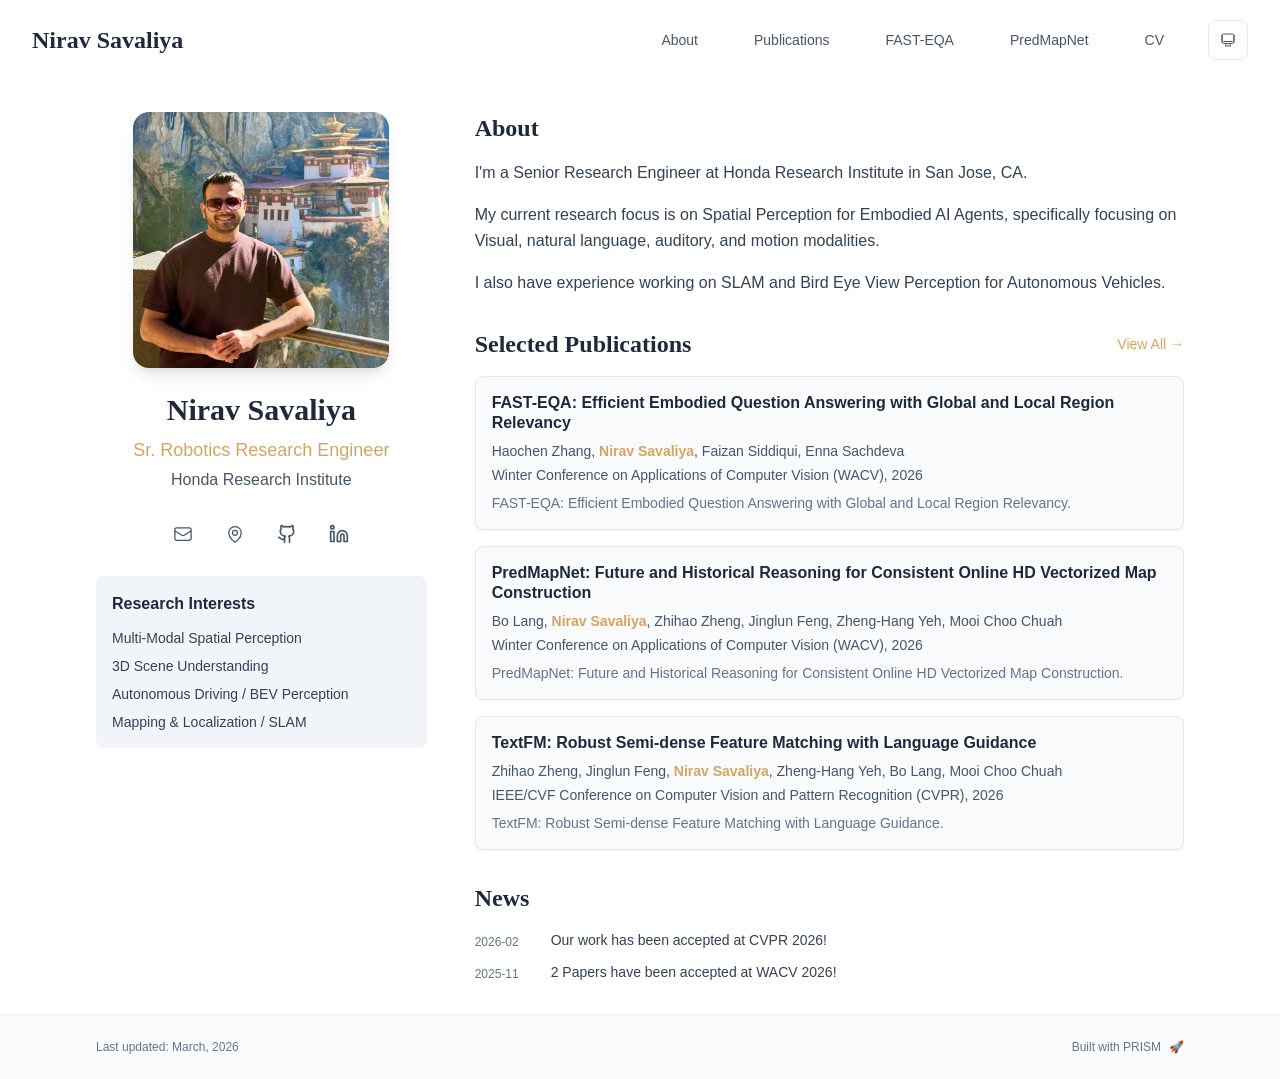
<file: index.html>
<!DOCTYPE html><html lang="en" class="scroll-smooth"><head><meta charSet="utf-8"/><meta name="viewport" content="width=device-width, initial-scale=1"/><link rel="preload" as="image" href="/bio.png"/><link rel="stylesheet" href="/_next/static/css/62ea3d19370eaea0.css" data-precedence="next"/><link rel="preload" as="script" fetchPriority="low" href="/_next/static/chunks/webpack-679b75d1c4c2027c.js"/><script src="/_next/static/chunks/4bd1b696-70b6d399998de86a.js" async=""></script><script src="/_next/static/chunks/684-5aaa8290a129f299.js" async=""></script><script src="/_next/static/chunks/main-app-fd77f2b550e8b7bd.js" async=""></script><script src="/_next/static/chunks/17-9c04c9413a9f9f1f.js" async=""></script><script src="/_next/static/chunks/874-6cc630662f3664af.js" async=""></script><script src="/_next/static/chunks/862-15038af301665bb3.js" async=""></script><script src="/_next/static/chunks/app/layout-2af47b306158555b.js" async=""></script><script src="/_next/static/chunks/178-595a94b9af1e67b5.js" async=""></script><script src="/_next/static/chunks/748-d9b8f9bf6e722cf6.js" async=""></script><script src="/_next/static/chunks/app/page-142589489cacc15c.js" async=""></script><link rel="icon" href="/robot_favicon.svg" type="image/svg+xml"/><link rel="dns-prefetch" href="https://google-fonts.jialeliu.com"/><link rel="preconnect" href="https://google-fonts.jialeliu.com" crossorigin=""/><link rel="preload" as="style" href="https://google-fonts.jialeliu.com/css2?family=Inter:wght@300;400;500;600;700&amp;family=Crimson+Text:ital,wght@0,400;0,600;1,400&amp;display=swap"/><link rel="stylesheet" id="gfonts-css" href="https://google-fonts.jialeliu.com/css2?family=Inter:wght@300;400;500;600;700&amp;family=Crimson+Text:ital,wght@0,400;0,600;1,400&amp;display=swap" media="print"/><script>
              (function(){
                var l = document.getElementById('gfonts-css');
                if (!l) return;
                if (l.media !== 'all') {
                  l.addEventListener('load', function(){ try { l.media = 'all'; } catch(e){} });
                }
              })();
            </script><noscript><link rel="stylesheet" href="https://google-fonts.jialeliu.com/css2?family=Inter:wght@300;400;500;600;700&amp;family=Crimson+Text:ital,wght@0,400;0,600;1,400&amp;display=swap"/></noscript><script>
              try {
                const theme = localStorage.getItem('theme-storage');
                const parsed = theme ? JSON.parse(theme) : null;
                const setting = parsed?.state?.theme || 'system';
                const prefersDark = typeof window !== 'undefined' && window.matchMedia && window.matchMedia('(prefers-color-scheme: dark)').matches;
                const effective = setting === 'dark' ? 'dark' : (setting === 'light' ? 'light' : (prefersDark ? 'dark' : 'light'));
                var root = document.documentElement;
                root.classList.add(effective);
                root.setAttribute('data-theme', effective);
              } catch (e) {
                var root = document.documentElement;
                root.classList.add('light');
                root.setAttribute('data-theme', 'light');
              }
            </script><title>Nirav Savaliya</title><meta name="description" content="Sr. Robotics Research Engineer @ Honda Research Institute"/><meta name="author" content="Nirav Savaliya"/><meta name="keywords" content="Nirav Savaliya,PhD,Research,Honda Research Institute"/><meta name="creator" content="Nirav Savaliya"/><meta name="publisher" content="Nirav Savaliya"/><meta property="og:title" content="Nirav Savaliya"/><meta property="og:description" content="Sr. Robotics Research Engineer @ Honda Research Institute"/><meta property="og:site_name" content="Nirav Savaliya&#x27;s Academic Website"/><meta property="og:locale" content="en_US"/><meta property="og:type" content="website"/><meta name="twitter:card" content="summary"/><meta name="twitter:title" content="Nirav Savaliya"/><meta name="twitter:description" content="Sr. Robotics Research Engineer @ Honda Research Institute"/><link rel="icon" href="/robot_favicon.svg"/><script>document.querySelectorAll('body link[rel="icon"], body link[rel="apple-touch-icon"]').forEach(el => document.head.appendChild(el))</script><script src="/_next/static/chunks/polyfills-42372ed130431b0a.js" noModule=""></script></head><body class="font-sans antialiased"><div style="visibility:hidden"><nav class="fixed top-0 left-0 right-0 z-50" data-headlessui-state=""><div class="transition-all duration-300 ease-out bg-transparent" style="transform:translateY(-100px)"><div class="max-w-7xl mx-auto px-4 sm:px-6 lg:px-8"><div class="flex justify-between items-center h-16 lg:h-20"><div class="flex-shrink-0" tabindex="0"><a class="text-xl lg:text-2xl font-serif font-semibold text-primary hover:text-accent transition-colors duration-200" href="/">Nirav Savaliya</a></div><div class="hidden lg:block"><div class="ml-10 flex items-center space-x-8"><div class="flex items-baseline space-x-8"><a class="relative px-3 py-2 text-sm font-medium transition-all duration-200 rounded hover:bg-accent/10 hover:shadow-sm text-primary" href="/"><span class="relative z-10">About</span><div class="absolute inset-0 bg-accent/10 rounded-lg"></div></a><a class="relative px-3 py-2 text-sm font-medium transition-all duration-200 rounded hover:bg-accent/10 hover:shadow-sm text-neutral-600 hover:text-primary" href="/publications/"><span class="relative z-10">Publications</span></a><a class="relative px-3 py-2 text-sm font-medium transition-all duration-200 rounded hover:bg-accent/10 hover:shadow-sm text-neutral-600 hover:text-primary" href="/fasteqa/"><span class="relative z-10">FAST-EQA</span></a><a class="relative px-3 py-2 text-sm font-medium transition-all duration-200 rounded hover:bg-accent/10 hover:shadow-sm text-neutral-600 hover:text-primary" href="/predmapnet/"><span class="relative z-10">PredMapNet</span></a><a class="relative px-3 py-2 text-sm font-medium transition-all duration-200 rounded hover:bg-accent/10 hover:shadow-sm text-neutral-600 hover:text-primary" href="/cv/"><span class="relative z-10">CV</span></a></div><div class="flex items-center justify-center w-10 h-10 rounded-lg border border-neutral-200 dark:border-[rgba(148,163,184,0.24)] bg-background dark:bg-neutral-800"><div class="w-4 h-4 rounded-full bg-neutral-300 animate-pulse"></div></div></div></div><div class="lg:hidden flex items-center space-x-2"><div class="flex items-center justify-center w-10 h-10 rounded-lg border border-neutral-200 dark:border-[rgba(148,163,184,0.24)] bg-background dark:bg-neutral-800"><div class="w-4 h-4 rounded-full bg-neutral-300 animate-pulse"></div></div><button class="inline-flex items-center justify-center p-2 rounded-md text-neutral-600 hover:text-primary hover:bg-neutral-100 dark:hover:bg-neutral-800 focus:outline-none focus:ring-2 focus:ring-inset focus:ring-accent transition-colors duration-200" id="headlessui-disclosure-button-«R5pdb»" type="button" aria-expanded="false" data-headlessui-state=""><span class="sr-only">Open main menu</span><div><svg xmlns="http://www.w3.org/2000/svg" fill="none" viewBox="0 0 24 24" stroke-width="1.5" stroke="currentColor" aria-hidden="true" data-slot="icon" class="block h-6 w-6"><path stroke-linecap="round" stroke-linejoin="round" d="M3.75 6.75h16.5M3.75 12h16.5m-16.5 5.25h16.5"></path></svg></div></button></div></div></div></div></nav><main class="min-h-screen pt-16 lg:pt-20"><div class="max-w-6xl mx-auto px-4 sm:px-6 lg:px-8 py-8 bg-background min-h-screen"><div class="grid grid-cols-1 lg:grid-cols-3 gap-12"><div class="lg:col-span-1"><div class="sticky top-8" style="opacity:0;transform:translateY(20px)"><div class="w-64 h-64 mx-auto mb-6 rounded-2xl overflow-hidden shadow-lg hover:shadow-xl transition-all duration-200 hover:scale-105"><img alt="Nirav Savaliya" width="256" height="256" decoding="async" data-nimg="1" class="w-full h-full object-cover object-[32%_center]" style="color:transparent" src="/bio.png"/></div><div class="text-center mb-6"><h1 class="text-3xl font-serif font-bold text-primary mb-2">Nirav Savaliya</h1><p class="text-lg text-accent font-medium mb-1">Sr. Robotics Research Engineer</p><p class="text-neutral-600 mb-2">Honda Research Institute</p></div><div class="flex flex-wrap justify-center gap-3 sm:gap-4 mb-6 relative px-2"><div class="relative"><button class="p-2 sm:p-2 transition-colors duration-200 text-neutral-600 dark:text-neutral-400 hover:text-accent" aria-label="Email"><svg xmlns="http://www.w3.org/2000/svg" fill="none" viewBox="0 0 24 24" stroke-width="1.5" stroke="currentColor" aria-hidden="true" data-slot="icon" class="h-5 w-5"><path stroke-linecap="round" stroke-linejoin="round" d="M21.75 6.75v10.5a2.25 2.25 0 0 1-2.25 2.25h-15a2.25 2.25 0 0 1-2.25-2.25V6.75m19.5 0A2.25 2.25 0 0 0 19.5 4.5h-15a2.25 2.25 0 0 0-2.25 2.25m19.5 0v.243a2.25 2.25 0 0 1-1.07 1.916l-7.5 4.615a2.25 2.25 0 0 1-2.36 0L3.32 8.91a2.25 2.25 0 0 1-1.07-1.916V6.75"></path></svg></button></div><div class="relative"><button class="p-2 sm:p-2 transition-colors duration-200 text-neutral-600 dark:text-neutral-400 hover:text-accent" aria-label="Location"><svg xmlns="http://www.w3.org/2000/svg" fill="none" viewBox="0 0 24 24" stroke-width="1.5" stroke="currentColor" aria-hidden="true" data-slot="icon" class="h-5 w-5"><path stroke-linecap="round" stroke-linejoin="round" d="M15 10.5a3 3 0 1 1-6 0 3 3 0 0 1 6 0Z"></path><path stroke-linecap="round" stroke-linejoin="round" d="M19.5 10.5c0 7.142-7.5 11.25-7.5 11.25S4.5 17.642 4.5 10.5a7.5 7.5 0 1 1 15 0Z"></path></svg></button></div><a href="https://github.com/astronirav" target="_blank" rel="noopener noreferrer" class="p-2 sm:p-2 text-neutral-600 dark:text-neutral-400 hover:text-accent transition-colors duration-200" aria-label="GitHub"><svg xmlns="http://www.w3.org/2000/svg" width="24" height="24" viewBox="0 0 24 24" fill="none" stroke="currentColor" stroke-width="2" stroke-linecap="round" stroke-linejoin="round" class="lucide lucide-github h-5 w-5" aria-hidden="true"><path d="M15 22v-4a4.8 4.8 0 0 0-1-3.5c3 0 6-2 6-5.5.08-1.25-.27-2.48-1-3.5.28-1.15.28-2.35 0-3.5 0 0-1 0-3 1.5-2.64-.5-5.36-.5-8 0C6 2 5 2 5 2c-.3 1.15-.3 2.35 0 3.5A5.403 5.403 0 0 0 4 9c0 3.5 3 5.5 6 5.5-.39.49-.68 1.05-.85 1.65-.17.6-.22 1.23-.15 1.85v4"></path><path d="M9 18c-4.51 2-5-2-7-2"></path></svg></a><a href="https://www.linkedin.com/in/astronirav/" target="_blank" rel="noopener noreferrer" class="p-2 sm:p-2 text-neutral-600 dark:text-neutral-400 hover:text-accent transition-colors duration-200" aria-label="LinkedIn"><svg xmlns="http://www.w3.org/2000/svg" width="24" height="24" viewBox="0 0 24 24" fill="none" stroke="currentColor" stroke-width="2" stroke-linecap="round" stroke-linejoin="round" class="lucide lucide-linkedin h-5 w-5" aria-hidden="true"><path d="M16 8a6 6 0 0 1 6 6v7h-4v-7a2 2 0 0 0-2-2 2 2 0 0 0-2 2v7h-4v-7a6 6 0 0 1 6-6z"></path><rect width="4" height="12" x="2" y="9"></rect><circle cx="4" cy="4" r="2"></circle></svg></a></div><div class="bg-neutral-100 dark:bg-neutral-800 rounded-lg p-4 mb-6 hover:shadow-lg transition-all duration-200 hover:scale-[1.02]"><h3 class="font-semibold text-primary mb-3">Research Interests</h3><div class="space-y-2 text-sm text-neutral-700 dark:text-neutral-500"><div>Multi-Modal Spatial Perception</div><div>3D Scene Understanding</div><div>Autonomous Driving / BEV Perception</div><div>Mapping &amp; Localization / SLAM</div></div></div></div></div><div class="lg:col-span-2 space-y-8"><section id="about" class="scroll-mt-24 space-y-8"><section style="opacity:0;transform:translateY(20px)"><h2 class="text-2xl font-serif font-bold text-primary mb-4">About</h2><div class="text-neutral-700 dark:text-neutral-600 leading-relaxed"><p class="mb-4 last:mb-0">I&#x27;m a Senior Research Engineer at Honda Research Institute in San Jose, CA.</p>
<p class="mb-4 last:mb-0">My current research focus is on Spatial Perception for Embodied AI Agents, specifically focusing on Visual, natural language, auditory, and motion modalities.</p>
<p class="mb-4 last:mb-0">I also have experience working on SLAM and Bird Eye View Perception for Autonomous Vehicles.</p></div></section><section style="opacity:0;transform:translateY(20px)"><div class="flex items-center justify-between mb-4"><h2 class="text-2xl font-serif font-bold text-primary">Selected Publications</h2><a class="text-accent hover:text-accent-dark text-sm font-medium transition-all duration-200 rounded hover:bg-accent/10 hover:shadow-sm" href="/publications/">View All →</a></div><div class="space-y-4"><div class="bg-neutral-50 dark:bg-neutral-800 p-4 rounded-lg shadow-sm border border-neutral-200 dark:border-[rgba(148,163,184,0.24)] hover:shadow-lg transition-all duration-200 hover:scale-[1.02]" style="opacity:0;transform:translateY(20px)"><h3 class="font-semibold text-primary mb-2 leading-tight"><a href="/fasteqa" class="hover:text-accent transition-colors">FAST-EQA: Efficient Embodied Question Answering with Global and Local Region Relevancy</a></h3><p class="text-sm text-neutral-600 dark:text-neutral-500 mb-1"><span><span class=" ">Haochen Zhang</span>, </span><span><span class="font-semibold text-accent ">Nirav Savaliya</span>, </span><span><span class=" ">Faizan Siddiqui</span>, </span><span><span class=" ">Enna Sachdeva</span></span></p><p class="text-sm text-neutral-600 dark:text-neutral-500 mb-2">Winter Conference on Applications of Computer Vision (WACV), 2026</p><p class="text-sm text-neutral-500 dark:text-neutral-500 line-clamp-2">FAST-EQA: Efficient Embodied Question Answering with Global and Local Region Relevancy.</p></div><div class="bg-neutral-50 dark:bg-neutral-800 p-4 rounded-lg shadow-sm border border-neutral-200 dark:border-[rgba(148,163,184,0.24)] hover:shadow-lg transition-all duration-200 hover:scale-[1.02]" style="opacity:0;transform:translateY(20px)"><h3 class="font-semibold text-primary mb-2 leading-tight"><a href="/predmapnet" class="hover:text-accent transition-colors">PredMapNet: Future and Historical Reasoning for Consistent Online HD Vectorized Map Construction</a></h3><p class="text-sm text-neutral-600 dark:text-neutral-500 mb-1"><span><span class=" ">Bo Lang</span>, </span><span><span class="font-semibold text-accent ">Nirav Savaliya</span>, </span><span><span class=" ">Zhihao Zheng</span>, </span><span><span class=" ">Jinglun Feng</span>, </span><span><span class=" ">Zheng-Hang Yeh</span>, </span><span><span class=" ">Mooi Choo Chuah</span></span></p><p class="text-sm text-neutral-600 dark:text-neutral-500 mb-2">Winter Conference on Applications of Computer Vision (WACV), 2026</p><p class="text-sm text-neutral-500 dark:text-neutral-500 line-clamp-2">PredMapNet: Future and Historical Reasoning for Consistent Online HD Vectorized Map Construction.</p></div><div class="bg-neutral-50 dark:bg-neutral-800 p-4 rounded-lg shadow-sm border border-neutral-200 dark:border-[rgba(148,163,184,0.24)] hover:shadow-lg transition-all duration-200 hover:scale-[1.02]" style="opacity:0;transform:translateY(20px)"><h3 class="font-semibold text-primary mb-2 leading-tight">TextFM: Robust Semi-dense Feature Matching with Language Guidance</h3><p class="text-sm text-neutral-600 dark:text-neutral-500 mb-1"><span><span class=" ">Zhihao Zheng</span>, </span><span><span class=" ">Jinglun Feng</span>, </span><span><span class="font-semibold text-accent ">Nirav Savaliya</span>, </span><span><span class=" ">Zheng-Hang Yeh</span>, </span><span><span class=" ">Bo Lang</span>, </span><span><span class=" ">Mooi Choo Chuah</span></span></p><p class="text-sm text-neutral-600 dark:text-neutral-500 mb-2">IEEE/CVF Conference on Computer Vision and Pattern Recognition (CVPR), 2026</p><p class="text-sm text-neutral-500 dark:text-neutral-500 line-clamp-2">TextFM: Robust Semi-dense Feature Matching with Language Guidance.</p></div></div></section><section style="opacity:0;transform:translateY(20px)"><h2 class="text-2xl font-serif font-bold text-primary mb-4">News</h2><div class="space-y-3"><div class="flex items-start space-x-3"><span class="text-xs text-neutral-500 mt-1 w-16 flex-shrink-0">2026-02</span><p class="text-sm text-neutral-700">Our work has been accepted at CVPR 2026!</p></div><div class="flex items-start space-x-3"><span class="text-xs text-neutral-500 mt-1 w-16 flex-shrink-0">2025-11</span><p class="text-sm text-neutral-700">2 Papers have been accepted at WACV 2026!</p></div></div></section></section></div></div></div><!--$--><!--/$--><!--$--><!--/$--></main><footer class="border-t border-neutral-200/50 bg-neutral-50/50 dark:bg-neutral-900/50 dark:border-neutral-700/50"><div class="max-w-6xl mx-auto px-4 sm:px-6 lg:px-8 py-6"><div class="flex flex-col sm:flex-row justify-between items-center gap-2"><p class="text-xs text-neutral-500">Last updated: <!-- -->March, 2026</p><p class="text-xs text-neutral-500 flex items-center"><a href="https://github.com/xyjoey/PRISM" target="_blank" rel="noopener noreferrer">Built with PRISM</a><span class="ml-2">🚀</span></p></div></div></footer></div><script src="/_next/static/chunks/webpack-679b75d1c4c2027c.js" async=""></script><script>(self.__next_f=self.__next_f||[]).push([0])</script><script>self.__next_f.push([1,"1:\"$Sreact.fragment\"\n2:I[3719,[\"17\",\"static/chunks/17-9c04c9413a9f9f1f.js\",\"874\",\"static/chunks/874-6cc630662f3664af.js\",\"862\",\"static/chunks/862-15038af301665bb3.js\",\"177\",\"static/chunks/app/layout-2af47b306158555b.js\"],\"ThemeProvider\"]\n3:I[768,[\"17\",\"static/chunks/17-9c04c9413a9f9f1f.js\",\"874\",\"static/chunks/874-6cc630662f3664af.js\",\"862\",\"static/chunks/862-15038af301665bb3.js\",\"177\",\"static/chunks/app/layout-2af47b306158555b.js\"],\"default\"]\n4:I[7555,[],\"\"]\n5:I[1295,[],\"\"]\n6:I[2548,[\"17\",\"static/chunks/17-9c04c9413a9f9f1f.js\",\"874\",\"static/chunks/874-6cc630662f3664af.js\",\"862\",\"static/chunks/862-15038af301665bb3.js\",\"177\",\"static/chunks/app/layout-2af47b306158555b.js\"],\"default\"]\n7:I[7437,[\"17\",\"static/chunks/17-9c04c9413a9f9f1f.js\",\"178\",\"static/chunks/178-595a94b9af1e67b5.js\",\"874\",\"static/chunks/874-6cc630662f3664af.js\",\"748\",\"static/chunks/748-d9b8f9bf6e722cf6.js\",\"974\",\"static/chunks/app/page-142589489cacc15c.js\"],\"default\"]\n8:I[9507,[\"17\",\"static/chunks/17-9c04c9413a9f9f1f.js\",\"178\",\"static/chunks/178-595a94b9af1e67b5.js\",\"874\",\"static/chunks/874-6cc630662f3664af.js\",\"748\",\"static/chunks/748-d9b8f9bf6e722cf6.js\",\"974\",\"static/chunks/app/page-142589489cacc15c.js\"],\"default\"]\n9:I[5218,[\"17\",\"static/chunks/17-9c04c9413a9f9f1f.js\",\"178\",\"static/chunks/178-595a94b9af1e67b5.js\",\"874\",\"static/chunks/874-6cc630662f3664af.js\",\"748\",\"static/chunks/748-d9b8f9bf6e722cf6.js\",\"974\",\"static/chunks/app/page-142589489cacc15c.js\"],\"default\"]\n10:I[1990,[\"17\",\"static/chunks/17-9c04c9413a9f9f1f.js\",\"178\",\"static/chunks/178-595a94b9af1e67b5.js\",\"874\",\"static/chunks/874-6cc630662f3664af.js\",\"748\",\"static/chunks/748-d9b8f9bf6e722cf6.js\",\"974\",\"static/chunks/app/page-142589489cacc15c.js\"],\"default\"]\n11:I[9665,[],\"MetadataBoundary\"]\n13:I[9665,[],\"OutletBoundary\"]\n16:I[4911,[],\"AsyncMetadataOutlet\"]\n18:I[9665,[],\"ViewportBoundary\"]\n1a:I[6614,[],\"\"]\n:HL[\"/_next/static/css/62ea3d19370eaea0.css\",\"style\"]\na:T541,Embodied Question Answering (EQA) combines visual scene understanding, goal-directed exploration, spatial and temporal reason"])</script><script>self.__next_f.push([1,"ing under partial observability. A central challenge is to confine physical search to question-relevant subspaces while maintaining a compact, actionable memory of observations. Furthermore, for real-world deployment, fast inference time during exploration is crucial. We introduce FAST-EQA, a question-conditioned framework that (i) identifies likely visual targets, (ii) scores global regions of interest to guide navigation, and (iii) employs Chain-of-Thought (CoT) reasoning over visual memory to answer confidently. FAST-EQA maintains a bounded scene memory that stores a fixed-capacity set of region-target hypotheses and updates them online, enabling robust handling of both single and multi-target questions without unbounded growth. To expand coverage efficiently, a global exploration policy treats narrow openings and doors as high-value frontiers, complementing local target seeking with minimal computation. Together, these components focus the agent's attention, improve scene coverage, and improve answer reliability while running substantially faster than prior approaches. On HMEQA and EXPRESS-Bench, FAST-EQA achieves state-of-the-art performance, while performing competitively on OpenEQA and MT-HM3D.b:T704,@inproceedings{fasteqa2026,\n  title = {FAST-EQA: Efficient Embodied Question Answering with Global and Local Region Relevancy},\n  shorttitle = {FAST-EQA},\n  booktitle = {Winter Conference on Applications of Computer Vision (WACV), 2026},\n  author = {Haochen Zhang and Nirav Savaliya and Faizan Siddiqui and Enna Sachdeva},\n  year = {2026},\n  month = {mar},\n  publisher = {CVF},\n  address = {Tucson, Arizona, USA},\n  abstract = {Embodied Question Answering (EQA) combines visual scene understanding, goal-directed exploration, spatial and temporal reasoning under partial observability. A central challenge is to confine physical search to question-relevant subspaces while maintaining a compact, actionable memory of observations. Furthermore, for real-world deployment, fast inference time during exploration is crucial."])</script><script>self.__next_f.push([1," We introduce FAST-EQA, a question-conditioned framework that (i) identifies likely visual targets, (ii) scores global regions of interest to guide navigation, and (iii) employs Chain-of-Thought (CoT) reasoning over visual memory to answer confidently. FAST-EQA maintains a bounded scene memory that stores a fixed-capacity set of region-target hypotheses and updates them online, enabling robust handling of both single and multi-target questions without unbounded growth. To expand coverage efficiently, a global exploration policy treats narrow openings and doors as high-value frontiers, complementing local target seeking with minimal computation. Together, these components focus the agent's attention, improve scene coverage, and improve answer reliability while running substantially faster than prior approaches. On HMEQA and EXPRESS-Bench, FAST-EQA achieves state-of-the-art performance, while performing competitively on OpenEQA and MT-HM3D.},\n  url = {/fasteqa}\n}c:T5af,High-definition (HD) maps are crucial to autonomous driving, providing structured representations of road elements to support navigation and planning. However, existing query-based methods often employ random query initialization and depend on implicit temporal modeling, which lead to temporal inconsistencies and instabilities during the construction of a global map. To overcome these challenges, we introduce a novel end-to-end framework for consistent online HD vectorized map construction, which jointly performs map instance tracking and short-term prediction. First, we propose a Semantic-Aware Query Generator that initializes queries with spatially aligned semantic masks to capture scene-level context globally. Next, we design a History Rasterized Map Memory to store fine-grained instance-level maps for each tracked instance, enabling explicit historical priors. A History-Map Guidance Module then integrates rasterized map information into track queries, improving temporal continuity. Finally, we propose a Short-Term Future Guidance module to foreca"])</script><script>self.__next_f.push([1,"st the immediate motion of map instances based on the stored history trajectories. These predicted future locations serve as hints for tracked instances to further avoid implausible predictions and keep temporal consistency. Extensive experiments on the nuScenes and Argoverse2 datasets demonstrate that our proposed method outperforms state-of-the-art (SOTA) methods with good efficiency.d:T7a1,@inproceedings{predmapnet2026,\n  title = {PredMapNet: Future and Historical Reasoning for Consistent Online HD Vectorized Map Construction},\n  shorttitle = {PredMapNet},\n  booktitle = {Winter Conference on Applications of Computer Vision (WACV), 2026},\n  author = {Bo Lang and Nirav Savaliya and Zhihao Zheng and Jinglun Feng and Zheng-Hang Yeh and Mooi Choo Chuah},\n  year = {2026},\n  month = {mar},\n  publisher = {CVF},\n  address = {Tucson, Arizona, USA},\n  abstract = {High-definition (HD) maps are crucial to autonomous driving, providing structured representations of road elements to support navigation and planning. However, existing query-based methods often employ random query initialization and depend on implicit temporal modeling, which lead to temporal inconsistencies and instabilities during the construction of a global map. To overcome these challenges, we introduce a novel end-to-end framework for consistent online HD vectorized map construction, which jointly performs map instance tracking and short-term prediction. First, we propose a Semantic-Aware Query Generator that initializes queries with spatially aligned semantic masks to capture scene-level context globally. Next, we design a History Rasterized Map Memory to store fine-grained instance-level maps for each tracked instance, enabling explicit historical priors. A History-Map Guidance Module then integrates rasterized map information into track queries, improving temporal continuity. Finally, we propose a Short-Term Future Guidance module to forecast the immediate motion of map instances based on the stored history trajectories. These predicted future location"])</script><script>self.__next_f.push([1,"s serve as hints for tracked instances to further avoid implausible predictions and keep temporal consistency. Extensive experiments on the nuScenes and Argoverse2 datasets demonstrate that our proposed method outperforms state-of-the-art (SOTA) methods with good efficiency.},\n  url = {/predmapnet}\n}e:T4dd,Feature matching is a critical task in geometric perception, yet existing methods often struggle under domain shifts and illumination changes due to reliance on visual-only learning and expensive 3D supervision. In this paper, we present TextFM, the first language-guided feature matching framework that incorporates domain-invariant semantic information from vision-language models (VLMs). Built upon a detector-free architecture, TextFM leverages textual embeddings as instance-level queries to provide global semantic context during coarse-level matching, enhancing robustness in challenging scenarios such as textureless surfaces and cross-domain shifts. Additionally, we integrate illumination-invariant physical priors and apply Low-Rank Adaptation (LoRA) to efficiently fine-tune Vision Foundation Models (VFMs) for more robust visual feature extraction. Extensive experiments on outdoor and indoor datasets show that our method outperforms other state-of-the-art methods. In addition, we contribute a synthetic day-night matching benchmark for rigorous evaluation under extreme lighting conditions. Together, our method and dataset establish a strong foundation for robust and generalizable feature matching under real-world constraints.f:T69c,@inproceedings{textfm2026,\n  title = {TextFM: Robust Semi-dense Feature Matching with Language Guidance},\n  shorttitle = {TextFM},\n  booktitle = {IEEE/CVF Conference on Computer Vision and Pattern Recognition (CVPR), 2026},\n  author = {Zhihao Zheng and Jinglun Feng and Nirav Savaliya and Zheng-Hang Yeh and Bo Lang and Mooi Choo Chuah},\n  year = {2026},\n  month = {mar},\n  publisher = {CVF},\n  address = {Denver, Colorado, USA},\n  abstract = {Feature matching is a critical task in geome"])</script><script>self.__next_f.push([1,"tric perception, yet existing methods often struggle under domain shifts and illumination changes due to reliance on visual-only learning and expensive 3D supervision. In this paper, we present TextFM, the first language-guided feature matching framework that incorporates domain-invariant semantic information from vision-language models (VLMs). Built upon a detector-free architecture, TextFM leverages textual embeddings as instance-level queries to provide global semantic context during coarse-level matching, enhancing robustness in challenging scenarios such as textureless surfaces and cross-domain shifts. Additionally, we integrate illumination-invariant physical priors and apply Low-Rank Adaptation (LoRA) to efficiently fine-tune Vision Foundation Models (VFMs) for more robust visual feature extraction. Extensive experiments on outdoor and indoor datasets show that our method outperforms other state-of-the-art methods. In addition, we contribute a synthetic day-night matching benchmark for rigorous evaluation under extreme lighting conditions. Together, our method and dataset establish a strong foundation for robust and generalizable feature matching under real-world constraints.}\n}"])</script><script>self.__next_f.push([1,"0:{\"P\":null,\"b\":\"R8YiyQOXdcROiH82ysO2B\",\"p\":\"\",\"c\":[\"\",\"\"],\"i\":false,\"f\":[[[\"\",{\"children\":[\"__PAGE__\",{}]},\"$undefined\",\"$undefined\",true],[\"\",[\"$\",\"$1\",\"c\",{\"children\":[[[\"$\",\"link\",\"0\",{\"rel\":\"stylesheet\",\"href\":\"/_next/static/css/62ea3d19370eaea0.css\",\"precedence\":\"next\",\"crossOrigin\":\"$undefined\",\"nonce\":\"$undefined\"}]],[\"$\",\"html\",null,{\"lang\":\"en\",\"className\":\"scroll-smooth\",\"suppressHydrationWarning\":true,\"children\":[[\"$\",\"head\",null,{\"children\":[[\"$\",\"link\",null,{\"rel\":\"icon\",\"href\":\"/robot_favicon.svg\",\"type\":\"image/svg+xml\"}],[\"$\",\"link\",null,{\"rel\":\"dns-prefetch\",\"href\":\"https://google-fonts.jialeliu.com\"}],[\"$\",\"link\",null,{\"rel\":\"preconnect\",\"href\":\"https://google-fonts.jialeliu.com\",\"crossOrigin\":\"\"}],[\"$\",\"link\",null,{\"rel\":\"preload\",\"as\":\"style\",\"href\":\"https://google-fonts.jialeliu.com/css2?family=Inter:wght@300;400;500;600;700\u0026family=Crimson+Text:ital,wght@0,400;0,600;1,400\u0026display=swap\"}],[\"$\",\"link\",null,{\"rel\":\"stylesheet\",\"id\":\"gfonts-css\",\"href\":\"https://google-fonts.jialeliu.com/css2?family=Inter:wght@300;400;500;600;700\u0026family=Crimson+Text:ital,wght@0,400;0,600;1,400\u0026display=swap\",\"media\":\"print\"}],[\"$\",\"script\",null,{\"dangerouslySetInnerHTML\":{\"__html\":\"\\n              (function(){\\n                var l = document.getElementById('gfonts-css');\\n                if (!l) return;\\n                if (l.media !== 'all') {\\n                  l.addEventListener('load', function(){ try { l.media = 'all'; } catch(e){} });\\n                }\\n              })();\\n            \"}}],[\"$\",\"noscript\",null,{\"children\":[\"$\",\"link\",null,{\"rel\":\"stylesheet\",\"href\":\"https://google-fonts.jialeliu.com/css2?family=Inter:wght@300;400;500;600;700\u0026family=Crimson+Text:ital,wght@0,400;0,600;1,400\u0026display=swap\"}]}],[\"$\",\"script\",null,{\"dangerouslySetInnerHTML\":{\"__html\":\"\\n              try {\\n                const theme = localStorage.getItem('theme-storage');\\n                const parsed = theme ? JSON.parse(theme) : null;\\n                const setting = parsed?.state?.theme || 'system';\\n                const prefersDark = typeof window !== 'undefined' \u0026\u0026 window.matchMedia \u0026\u0026 window.matchMedia('(prefers-color-scheme: dark)').matches;\\n                const effective = setting === 'dark' ? 'dark' : (setting === 'light' ? 'light' : (prefersDark ? 'dark' : 'light'));\\n                var root = document.documentElement;\\n                root.classList.add(effective);\\n                root.setAttribute('data-theme', effective);\\n              } catch (e) {\\n                var root = document.documentElement;\\n                root.classList.add('light');\\n                root.setAttribute('data-theme', 'light');\\n              }\\n            \"}}]]}],[\"$\",\"body\",null,{\"className\":\"font-sans antialiased\",\"children\":[\"$\",\"$L2\",null,{\"children\":[[\"$\",\"$L3\",null,{\"items\":[{\"title\":\"About\",\"type\":\"page\",\"target\":\"about\",\"href\":\"/\"},{\"title\":\"Publications\",\"type\":\"page\",\"target\":\"publications\",\"href\":\"/publications\"},{\"title\":\"FAST-EQA\",\"type\":\"page\",\"target\":\"fasteqa\",\"href\":\"/fasteqa\"},{\"title\":\"PredMapNet\",\"type\":\"page\",\"target\":\"predmapnet\",\"href\":\"/predmapnet\"},{\"title\":\"CV\",\"type\":\"page\",\"target\":\"cv\",\"href\":\"/cv\"}],\"siteTitle\":\"Nirav Savaliya\",\"enableOnePageMode\":false}],[\"$\",\"main\",null,{\"className\":\"min-h-screen pt-16 lg:pt-20\",\"children\":[\"$\",\"$L4\",null,{\"parallelRouterKey\":\"children\",\"error\":\"$undefined\",\"errorStyles\":\"$undefined\",\"errorScripts\":\"$undefined\",\"template\":[\"$\",\"$L5\",null,{}],\"templateStyles\":\"$undefined\",\"templateScripts\":\"$undefined\",\"notFound\":[[[\"$\",\"title\",null,{\"children\":\"404: This page could not be found.\"}],[\"$\",\"div\",null,{\"style\":{\"fontFamily\":\"system-ui,\\\"Segoe UI\\\",Roboto,Helvetica,Arial,sans-serif,\\\"Apple Color Emoji\\\",\\\"Segoe UI Emoji\\\"\",\"height\":\"100vh\",\"textAlign\":\"center\",\"display\":\"flex\",\"flexDirection\":\"column\",\"alignItems\":\"center\",\"justifyContent\":\"center\"},\"children\":[\"$\",\"div\",null,{\"children\":[[\"$\",\"style\",null,{\"dangerouslySetInnerHTML\":{\"__html\":\"body{color:#000;background:#fff;margin:0}.next-error-h1{border-right:1px solid rgba(0,0,0,.3)}@media (prefers-color-scheme:dark){body{color:#fff;background:#000}.next-error-h1{border-right:1px solid rgba(255,255,255,.3)}}\"}}],[\"$\",\"h1\",null,{\"className\":\"next-error-h1\",\"style\":{\"display\":\"inline-block\",\"margin\":\"0 20px 0 0\",\"padding\":\"0 23px 0 0\",\"fontSize\":24,\"fontWeight\":500,\"verticalAlign\":\"top\",\"lineHeight\":\"49px\"},\"children\":404}],[\"$\",\"div\",null,{\"style\":{\"display\":\"inline-block\"},\"children\":[\"$\",\"h2\",null,{\"style\":{\"fontSize\":14,\"fontWeight\":400,\"lineHeight\":\"49px\",\"margin\":0},\"children\":\"This page could not be found.\"}]}]]}]}]],[]],\"forbidden\":\"$undefined\",\"unauthorized\":\"$undefined\"}]}],[\"$\",\"$L6\",null,{\"lastUpdated\":\"March, 2026\"}]]}]}]]}]]}],{\"children\":[\"__PAGE__\",[\"$\",\"$1\",\"c\",{\"children\":[[\"$\",\"div\",null,{\"className\":\"max-w-6xl mx-auto px-4 sm:px-6 lg:px-8 py-8 bg-background min-h-screen\",\"children\":[\"$\",\"div\",null,{\"className\":\"grid grid-cols-1 lg:grid-cols-3 gap-12\",\"children\":[[\"$\",\"div\",null,{\"className\":\"lg:col-span-1\",\"children\":[\"$\",\"$L7\",null,{\"author\":{\"name\":\"Nirav Savaliya\",\"title\":\"Sr. Robotics Research Engineer\",\"institution\":\"Honda Research Institute\",\"avatar\":\"/bio.png\"},\"social\":{\"email\":\"niravjwst@gmail.com\",\"location\":\"San Jose, CA\",\"github\":\"https://github.com/astronirav\",\"linkedin\":\"https://www.linkedin.com/in/astronirav/\"},\"features\":{\"enable_one_page_mode\":false},\"researchInterests\":[\"Multi-Modal Spatial Perception\",\"3D Scene Understanding\",\"Autonomous Driving / BEV Perception\",\"Mapping \u0026 Localization / SLAM\"]}]}],[\"$\",\"div\",null,{\"className\":\"lg:col-span-2 space-y-8\",\"children\":[[\"$\",\"section\",\"about\",{\"id\":\"about\",\"className\":\"scroll-mt-24 space-y-8\",\"children\":[[[\"$\",\"$L8\",\"about\",{\"content\":\"I'm a Senior Research Engineer at Honda Research Institute in San Jose, CA. \\n\\nMy current research focus is on Spatial Perception for Embodied AI Agents, specifically focusing on Visual, natural language, auditory, and motion modalities. \\n\\nI also have experience working on SLAM and Bird Eye View Perception for Autonomous Vehicles. \",\"title\":\"About\"}],[\"$\",\"$L9\",\"featured_publications\",{\"publications\":[{\"id\":\"fasteqa2026\",\"title\":\"FAST-EQA: Efficient Embodied Question Answering with Global and Local Region Relevancy\",\"authors\":[{\"name\":\"Haochen Zhang\",\"isHighlighted\":false,\"isCorresponding\":false,\"isCoAuthor\":false},{\"name\":\"Nirav Savaliya\",\"isHighlighted\":true,\"isCorresponding\":false,\"isCoAuthor\":false},{\"name\":\"Faizan Siddiqui\",\"isHighlighted\":false,\"isCorresponding\":false,\"isCoAuthor\":false},{\"name\":\"Enna Sachdeva\",\"isHighlighted\":false,\"isCorresponding\":false,\"isCoAuthor\":false}],\"year\":2026,\"month\":\"3\",\"type\":\"conference\",\"status\":\"published\",\"tags\":[\"Embodied Question Answering\",\"Visual Scene Understanding\",\"Navigation\",\"Chain-of-Thought Reasoning\"],\"keywords\":\"$0:f:0:1:2:children:1:props:children:0:props:children:props:children:1:props:children:0:props:children:0:1:props:publications:0:tags\",\"researchArea\":\"machine-learning\",\"journal\":\"\",\"conference\":\"Winter Conference on Applications of Computer Vision (WACV), 2026\",\"url\":\"/fasteqa\",\"abstract\":\"$a\",\"description\":\"FAST-EQA: Efficient Embodied Question Answering with Global and Local Region Relevancy.\",\"selected\":true,\"preview\":\"fasteqa_1.png\",\"bibtex\":\"$b\"},{\"id\":\"predmapnet2026\",\"title\":\"PredMapNet: Future and Historical Reasoning for Consistent Online HD Vectorized Map Construction\",\"authors\":[{\"name\":\"Bo Lang\",\"isHighlighted\":false,\"isCorresponding\":false,\"isCoAuthor\":false},{\"name\":\"Nirav Savaliya\",\"isHighlighted\":true,\"isCorresponding\":false,\"isCoAuthor\":false},{\"name\":\"Zhihao Zheng\",\"isHighlighted\":false,\"isCorresponding\":false,\"isCoAuthor\":false},{\"name\":\"Jinglun Feng\",\"isHighlighted\":false,\"isCorresponding\":false,\"isCoAuthor\":false},{\"name\":\"Zheng-Hang Yeh\",\"isHighlighted\":false,\"isCorresponding\":false,\"isCoAuthor\":false},{\"name\":\"Mooi Choo Chuah\",\"isHighlighted\":false,\"isCorresponding\":false,\"isCoAuthor\":false}],\"year\":2026,\"month\":\"3\",\"type\":\"conference\",\"status\":\"published\",\"tags\":[\"HD Maps\",\"Autonomous Driving\",\"Map Construction\",\"Temporal Consistency\"],\"keywords\":\"$0:f:0:1:2:children:1:props:children:0:props:children:props:children:1:props:children:0:props:children:0:1:props:publications:1:tags\",\"researchArea\":\"machine-learning\",\"journal\":\"\",\"conference\":\"Winter Conference on Applications of Computer Vision (WACV), 2026\",\"url\":\"/predmapnet\",\"abstract\":\"$c\",\"description\":\"PredMapNet: Future and Historical Reasoning for Consistent Online HD Vectorized Map Construction.\",\"selected\":true,\"preview\":\"predmapnet_1.png\",\"bibtex\":\"$d\"},{\"id\":\"textfm2026\",\"title\":\"TextFM: Robust Semi-dense Feature Matching with Language Guidance\",\"authors\":[{\"name\":\"Zhihao Zheng\",\"isHighlighted\":false,\"isCorresponding\":false,\"isCoAuthor\":false},{\"name\":\"Jinglun Feng\",\"isHighlighted\":false,\"isCorresponding\":false,\"isCoAuthor\":false},{\"name\":\"Nirav Savaliya\",\"isHighlighted\":true,\"isCorresponding\":false,\"isCoAuthor\":false},{\"name\":\"Zheng-Hang Yeh\",\"isHighlighted\":false,\"isCorresponding\":false,\"isCoAuthor\":false},{\"name\":\"Bo Lang\",\"isHighlighted\":false,\"isCorresponding\":false,\"isCoAuthor\":false},{\"name\":\"Mooi Choo Chuah\",\"isHighlighted\":false,\"isCorresponding\":false,\"isCoAuthor\":false}],\"year\":2026,\"month\":\"3\",\"type\":\"conference\",\"status\":\"published\",\"tags\":[\"Feature Matching\",\"Vision-Language Models\",\"Domain Adaptation\",\"Low-Rank Adaptation\"],\"keywords\":\"$0:f:0:1:2:children:1:props:children:0:props:children:props:children:1:props:children:0:props:children:0:1:props:publications:2:tags\",\"researchArea\":\"machine-learning\",\"journal\":\"\",\"conference\":\"IEEE/CVF Conference on Computer Vision and Pattern Recognition (CVPR), 2026\",\"abstract\":\"$e\",\"description\":\"TextFM: Robust Semi-dense Feature Matching with Language Guidance.\",\"selected\":true,\"preview\":\"textfm_1.png\",\"bibtex\":\"$f\"}],\"title\":\"Selected Publications\",\"enableOnePageMode\":false}],[\"$\",\"$L10\",\"news\",{\"items\":[{\"date\":\"2026-02\",\"content\":\"Our work has been accepted at CVPR 2026!\"},{\"date\":\"2025-11\",\"content\":\"2 Papers have been accepted at WACV 2026!\"}],\"title\":\"News\"}]],false,false,false]}]]}]]}]}],[\"$\",\"$L11\",null,{\"children\":\"$L12\"}],null,[\"$\",\"$L13\",null,{\"children\":[\"$L14\",\"$L15\",[\"$\",\"$L16\",null,{\"promise\":\"$@17\"}]]}]]}],{},null,false]},null,false],[\"$\",\"$1\",\"h\",{\"children\":[null,[\"$\",\"$1\",\"0NBPpo8l22HXvMb1nfS7R\",{\"children\":[[\"$\",\"$L18\",null,{\"children\":\"$L19\"}],null]}],null]}],false]],\"m\":\"$undefined\",\"G\":[\"$1a\",\"$undefined\"],\"s\":false,\"S\":true}\n"])</script><script>self.__next_f.push([1,"1b:\"$Sreact.suspense\"\n1c:I[4911,[],\"AsyncMetadata\"]\n12:[\"$\",\"$1b\",null,{\"fallback\":null,\"children\":[\"$\",\"$L1c\",null,{\"promise\":\"$@1d\"}]}]\n"])</script><script>self.__next_f.push([1,"15:null\n"])</script><script>self.__next_f.push([1,"19:[[\"$\",\"meta\",\"0\",{\"charSet\":\"utf-8\"}],[\"$\",\"meta\",\"1\",{\"name\":\"viewport\",\"content\":\"width=device-width, initial-scale=1\"}]]\n14:null\n"])</script><script>self.__next_f.push([1,"1d:{\"metadata\":[[\"$\",\"title\",\"0\",{\"children\":\"Nirav Savaliya\"}],[\"$\",\"meta\",\"1\",{\"name\":\"description\",\"content\":\"Sr. Robotics Research Engineer @ Honda Research Institute\"}],[\"$\",\"meta\",\"2\",{\"name\":\"author\",\"content\":\"Nirav Savaliya\"}],[\"$\",\"meta\",\"3\",{\"name\":\"keywords\",\"content\":\"Nirav Savaliya,PhD,Research,Honda Research Institute\"}],[\"$\",\"meta\",\"4\",{\"name\":\"creator\",\"content\":\"Nirav Savaliya\"}],[\"$\",\"meta\",\"5\",{\"name\":\"publisher\",\"content\":\"Nirav Savaliya\"}],[\"$\",\"meta\",\"6\",{\"property\":\"og:title\",\"content\":\"Nirav Savaliya\"}],[\"$\",\"meta\",\"7\",{\"property\":\"og:description\",\"content\":\"Sr. Robotics Research Engineer @ Honda Research Institute\"}],[\"$\",\"meta\",\"8\",{\"property\":\"og:site_name\",\"content\":\"Nirav Savaliya's Academic Website\"}],[\"$\",\"meta\",\"9\",{\"property\":\"og:locale\",\"content\":\"en_US\"}],[\"$\",\"meta\",\"10\",{\"property\":\"og:type\",\"content\":\"website\"}],[\"$\",\"meta\",\"11\",{\"name\":\"twitter:card\",\"content\":\"summary\"}],[\"$\",\"meta\",\"12\",{\"name\":\"twitter:title\",\"content\":\"Nirav Savaliya\"}],[\"$\",\"meta\",\"13\",{\"name\":\"twitter:description\",\"content\":\"Sr. Robotics Research Engineer @ Honda Research Institute\"}],[\"$\",\"link\",\"14\",{\"rel\":\"icon\",\"href\":\"/robot_favicon.svg\"}]],\"error\":null,\"digest\":\"$undefined\"}\n17:{\"metadata\":\"$1d:metadata\",\"error\":null,\"digest\":\"$undefined\"}\n"])</script></body></html>
</file>
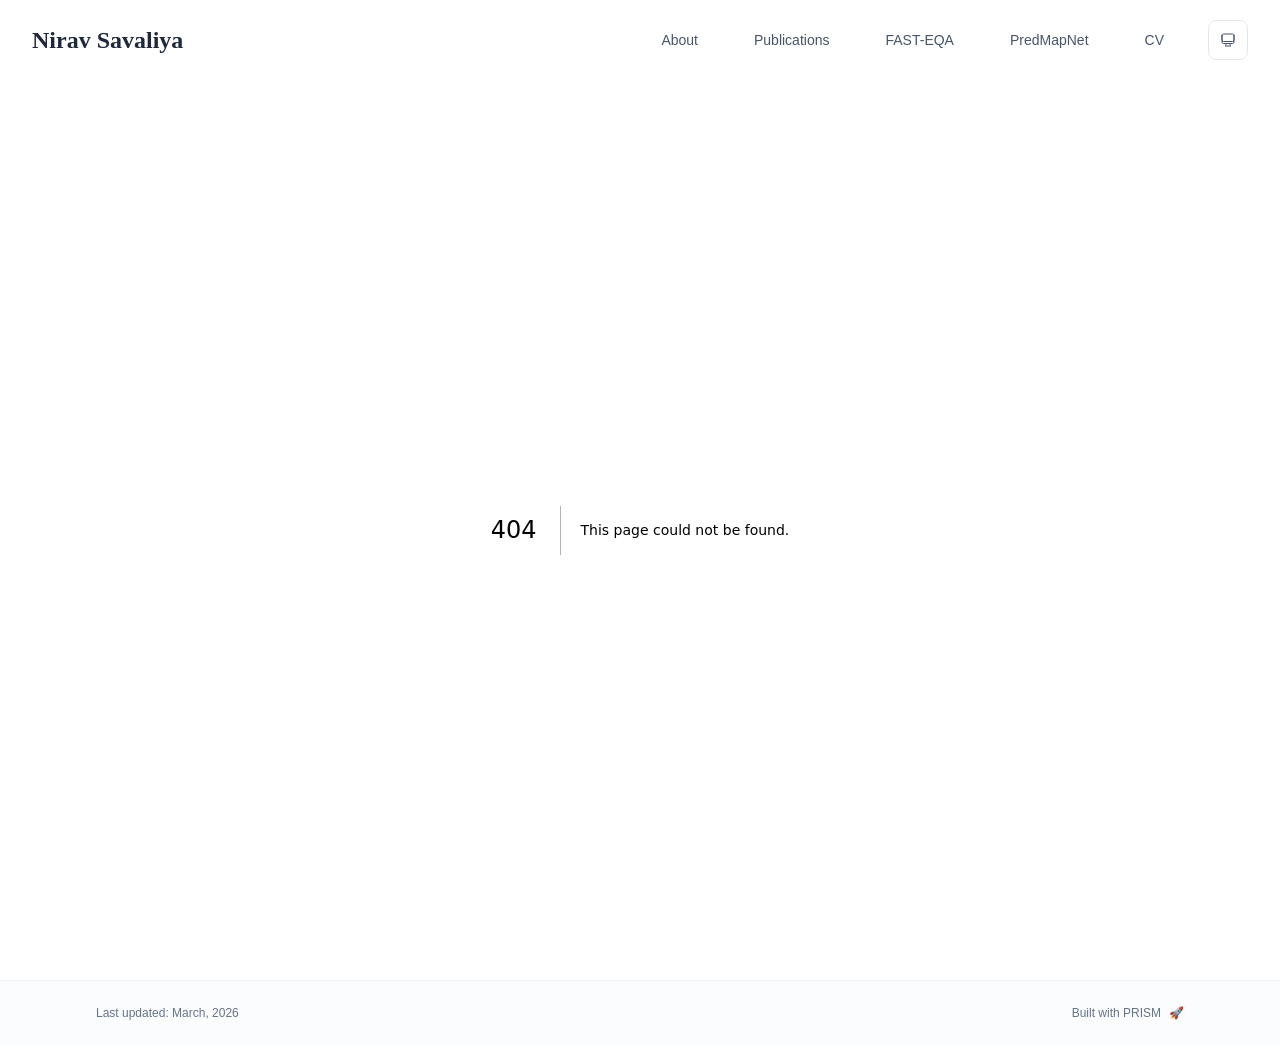
<file: 404/index.html>
<!DOCTYPE html><html lang="en" class="scroll-smooth"><head><meta charSet="utf-8"/><meta name="viewport" content="width=device-width, initial-scale=1"/><link rel="stylesheet" href="/_next/static/css/62ea3d19370eaea0.css" data-precedence="next"/><link rel="preload" as="script" fetchPriority="low" href="/_next/static/chunks/webpack-679b75d1c4c2027c.js"/><script src="/_next/static/chunks/4bd1b696-70b6d399998de86a.js" async=""></script><script src="/_next/static/chunks/684-5aaa8290a129f299.js" async=""></script><script src="/_next/static/chunks/main-app-fd77f2b550e8b7bd.js" async=""></script><script src="/_next/static/chunks/17-9c04c9413a9f9f1f.js" async=""></script><script src="/_next/static/chunks/874-6cc630662f3664af.js" async=""></script><script src="/_next/static/chunks/862-15038af301665bb3.js" async=""></script><script src="/_next/static/chunks/app/layout-2af47b306158555b.js" async=""></script><meta name="robots" content="noindex"/><title>404: This page could not be found.</title><link rel="icon" href="/robot_favicon.svg" type="image/svg+xml"/><link rel="dns-prefetch" href="https://google-fonts.jialeliu.com"/><link rel="preconnect" href="https://google-fonts.jialeliu.com" crossorigin=""/><link rel="preload" as="style" href="https://google-fonts.jialeliu.com/css2?family=Inter:wght@300;400;500;600;700&amp;family=Crimson+Text:ital,wght@0,400;0,600;1,400&amp;display=swap"/><link rel="stylesheet" id="gfonts-css" href="https://google-fonts.jialeliu.com/css2?family=Inter:wght@300;400;500;600;700&amp;family=Crimson+Text:ital,wght@0,400;0,600;1,400&amp;display=swap" media="print"/><script>
              (function(){
                var l = document.getElementById('gfonts-css');
                if (!l) return;
                if (l.media !== 'all') {
                  l.addEventListener('load', function(){ try { l.media = 'all'; } catch(e){} });
                }
              })();
            </script><noscript><link rel="stylesheet" href="https://google-fonts.jialeliu.com/css2?family=Inter:wght@300;400;500;600;700&amp;family=Crimson+Text:ital,wght@0,400;0,600;1,400&amp;display=swap"/></noscript><script>
              try {
                const theme = localStorage.getItem('theme-storage');
                const parsed = theme ? JSON.parse(theme) : null;
                const setting = parsed?.state?.theme || 'system';
                const prefersDark = typeof window !== 'undefined' && window.matchMedia && window.matchMedia('(prefers-color-scheme: dark)').matches;
                const effective = setting === 'dark' ? 'dark' : (setting === 'light' ? 'light' : (prefersDark ? 'dark' : 'light'));
                var root = document.documentElement;
                root.classList.add(effective);
                root.setAttribute('data-theme', effective);
              } catch (e) {
                var root = document.documentElement;
                root.classList.add('light');
                root.setAttribute('data-theme', 'light');
              }
            </script><title>Nirav Savaliya</title><meta name="description" content="Sr. Robotics Research Engineer @ Honda Research Institute"/><meta name="author" content="Nirav Savaliya"/><meta name="keywords" content="Nirav Savaliya,PhD,Research,Honda Research Institute"/><meta name="creator" content="Nirav Savaliya"/><meta name="publisher" content="Nirav Savaliya"/><meta property="og:title" content="Nirav Savaliya"/><meta property="og:description" content="Sr. Robotics Research Engineer @ Honda Research Institute"/><meta property="og:site_name" content="Nirav Savaliya&#x27;s Academic Website"/><meta property="og:locale" content="en_US"/><meta property="og:type" content="website"/><meta name="twitter:card" content="summary"/><meta name="twitter:title" content="Nirav Savaliya"/><meta name="twitter:description" content="Sr. Robotics Research Engineer @ Honda Research Institute"/><link rel="icon" href="/robot_favicon.svg"/><script>document.querySelectorAll('body link[rel="icon"], body link[rel="apple-touch-icon"]').forEach(el => document.head.appendChild(el))</script><script src="/_next/static/chunks/polyfills-42372ed130431b0a.js" noModule=""></script></head><body class="font-sans antialiased"><div style="visibility:hidden"><nav class="fixed top-0 left-0 right-0 z-50" data-headlessui-state=""><div class="transition-all duration-300 ease-out bg-transparent" style="transform:translateY(-100px)"><div class="max-w-7xl mx-auto px-4 sm:px-6 lg:px-8"><div class="flex justify-between items-center h-16 lg:h-20"><div class="flex-shrink-0" tabindex="0"><a class="text-xl lg:text-2xl font-serif font-semibold text-primary hover:text-accent transition-colors duration-200" href="/">Nirav Savaliya</a></div><div class="hidden lg:block"><div class="ml-10 flex items-center space-x-8"><div class="flex items-baseline space-x-8"><a class="relative px-3 py-2 text-sm font-medium transition-all duration-200 rounded hover:bg-accent/10 hover:shadow-sm text-neutral-600 hover:text-primary" href="/"><span class="relative z-10">About</span></a><a class="relative px-3 py-2 text-sm font-medium transition-all duration-200 rounded hover:bg-accent/10 hover:shadow-sm text-neutral-600 hover:text-primary" href="/publications/"><span class="relative z-10">Publications</span></a><a class="relative px-3 py-2 text-sm font-medium transition-all duration-200 rounded hover:bg-accent/10 hover:shadow-sm text-neutral-600 hover:text-primary" href="/fasteqa/"><span class="relative z-10">FAST-EQA</span></a><a class="relative px-3 py-2 text-sm font-medium transition-all duration-200 rounded hover:bg-accent/10 hover:shadow-sm text-neutral-600 hover:text-primary" href="/predmapnet/"><span class="relative z-10">PredMapNet</span></a><a class="relative px-3 py-2 text-sm font-medium transition-all duration-200 rounded hover:bg-accent/10 hover:shadow-sm text-neutral-600 hover:text-primary" href="/cv/"><span class="relative z-10">CV</span></a></div><div class="flex items-center justify-center w-10 h-10 rounded-lg border border-neutral-200 dark:border-[rgba(148,163,184,0.24)] bg-background dark:bg-neutral-800"><div class="w-4 h-4 rounded-full bg-neutral-300 animate-pulse"></div></div></div></div><div class="lg:hidden flex items-center space-x-2"><div class="flex items-center justify-center w-10 h-10 rounded-lg border border-neutral-200 dark:border-[rgba(148,163,184,0.24)] bg-background dark:bg-neutral-800"><div class="w-4 h-4 rounded-full bg-neutral-300 animate-pulse"></div></div><button class="inline-flex items-center justify-center p-2 rounded-md text-neutral-600 hover:text-primary hover:bg-neutral-100 dark:hover:bg-neutral-800 focus:outline-none focus:ring-2 focus:ring-inset focus:ring-accent transition-colors duration-200" id="headlessui-disclosure-button-«R5pdb»" type="button" aria-expanded="false" data-headlessui-state=""><span class="sr-only">Open main menu</span><div><svg xmlns="http://www.w3.org/2000/svg" fill="none" viewBox="0 0 24 24" stroke-width="1.5" stroke="currentColor" aria-hidden="true" data-slot="icon" class="block h-6 w-6"><path stroke-linecap="round" stroke-linejoin="round" d="M3.75 6.75h16.5M3.75 12h16.5m-16.5 5.25h16.5"></path></svg></div></button></div></div></div></div></nav><main class="min-h-screen pt-16 lg:pt-20"><div style="font-family:system-ui,&quot;Segoe UI&quot;,Roboto,Helvetica,Arial,sans-serif,&quot;Apple Color Emoji&quot;,&quot;Segoe UI Emoji&quot;;height:100vh;text-align:center;display:flex;flex-direction:column;align-items:center;justify-content:center"><div><style>body{color:#000;background:#fff;margin:0}.next-error-h1{border-right:1px solid rgba(0,0,0,.3)}@media (prefers-color-scheme:dark){body{color:#fff;background:#000}.next-error-h1{border-right:1px solid rgba(255,255,255,.3)}}</style><h1 class="next-error-h1" style="display:inline-block;margin:0 20px 0 0;padding:0 23px 0 0;font-size:24px;font-weight:500;vertical-align:top;line-height:49px">404</h1><div style="display:inline-block"><h2 style="font-size:14px;font-weight:400;line-height:49px;margin:0">This page could not be found.</h2></div></div></div><!--$--><!--/$--><!--$--><!--/$--></main><footer class="border-t border-neutral-200/50 bg-neutral-50/50 dark:bg-neutral-900/50 dark:border-neutral-700/50"><div class="max-w-6xl mx-auto px-4 sm:px-6 lg:px-8 py-6"><div class="flex flex-col sm:flex-row justify-between items-center gap-2"><p class="text-xs text-neutral-500">Last updated: <!-- -->March, 2026</p><p class="text-xs text-neutral-500 flex items-center"><a href="https://github.com/xyjoey/PRISM" target="_blank" rel="noopener noreferrer">Built with PRISM</a><span class="ml-2">🚀</span></p></div></div></footer></div><script src="/_next/static/chunks/webpack-679b75d1c4c2027c.js" async=""></script><script>(self.__next_f=self.__next_f||[]).push([0])</script><script>self.__next_f.push([1,"1:\"$Sreact.fragment\"\n2:I[3719,[\"17\",\"static/chunks/17-9c04c9413a9f9f1f.js\",\"874\",\"static/chunks/874-6cc630662f3664af.js\",\"862\",\"static/chunks/862-15038af301665bb3.js\",\"177\",\"static/chunks/app/layout-2af47b306158555b.js\"],\"ThemeProvider\"]\n3:I[768,[\"17\",\"static/chunks/17-9c04c9413a9f9f1f.js\",\"874\",\"static/chunks/874-6cc630662f3664af.js\",\"862\",\"static/chunks/862-15038af301665bb3.js\",\"177\",\"static/chunks/app/layout-2af47b306158555b.js\"],\"default\"]\n4:I[7555,[],\"\"]\n5:I[1295,[],\"\"]\n6:I[2548,[\"17\",\"static/chunks/17-9c04c9413a9f9f1f.js\",\"874\",\"static/chunks/874-6cc630662f3664af.js\",\"862\",\"static/chunks/862-15038af301665bb3.js\",\"177\",\"static/chunks/app/layout-2af47b306158555b.js\"],\"default\"]\n7:I[9665,[],\"MetadataBoundary\"]\n9:I[9665,[],\"OutletBoundary\"]\nc:I[4911,[],\"AsyncMetadataOutlet\"]\ne:I[9665,[],\"ViewportBoundary\"]\n10:I[6614,[],\"\"]\n:HL[\"/_next/static/css/62ea3d19370eaea0.css\",\"style\"]\n"])</script><script>self.__next_f.push([1,"0:{\"P\":null,\"b\":\"R8YiyQOXdcROiH82ysO2B\",\"p\":\"\",\"c\":[\"\",\"_not-found\",\"\"],\"i\":false,\"f\":[[[\"\",{\"children\":[\"/_not-found\",{\"children\":[\"__PAGE__\",{}]}]},\"$undefined\",\"$undefined\",true],[\"\",[\"$\",\"$1\",\"c\",{\"children\":[[[\"$\",\"link\",\"0\",{\"rel\":\"stylesheet\",\"href\":\"/_next/static/css/62ea3d19370eaea0.css\",\"precedence\":\"next\",\"crossOrigin\":\"$undefined\",\"nonce\":\"$undefined\"}]],[\"$\",\"html\",null,{\"lang\":\"en\",\"className\":\"scroll-smooth\",\"suppressHydrationWarning\":true,\"children\":[[\"$\",\"head\",null,{\"children\":[[\"$\",\"link\",null,{\"rel\":\"icon\",\"href\":\"/robot_favicon.svg\",\"type\":\"image/svg+xml\"}],[\"$\",\"link\",null,{\"rel\":\"dns-prefetch\",\"href\":\"https://google-fonts.jialeliu.com\"}],[\"$\",\"link\",null,{\"rel\":\"preconnect\",\"href\":\"https://google-fonts.jialeliu.com\",\"crossOrigin\":\"\"}],[\"$\",\"link\",null,{\"rel\":\"preload\",\"as\":\"style\",\"href\":\"https://google-fonts.jialeliu.com/css2?family=Inter:wght@300;400;500;600;700\u0026family=Crimson+Text:ital,wght@0,400;0,600;1,400\u0026display=swap\"}],[\"$\",\"link\",null,{\"rel\":\"stylesheet\",\"id\":\"gfonts-css\",\"href\":\"https://google-fonts.jialeliu.com/css2?family=Inter:wght@300;400;500;600;700\u0026family=Crimson+Text:ital,wght@0,400;0,600;1,400\u0026display=swap\",\"media\":\"print\"}],[\"$\",\"script\",null,{\"dangerouslySetInnerHTML\":{\"__html\":\"\\n              (function(){\\n                var l = document.getElementById('gfonts-css');\\n                if (!l) return;\\n                if (l.media !== 'all') {\\n                  l.addEventListener('load', function(){ try { l.media = 'all'; } catch(e){} });\\n                }\\n              })();\\n            \"}}],[\"$\",\"noscript\",null,{\"children\":[\"$\",\"link\",null,{\"rel\":\"stylesheet\",\"href\":\"https://google-fonts.jialeliu.com/css2?family=Inter:wght@300;400;500;600;700\u0026family=Crimson+Text:ital,wght@0,400;0,600;1,400\u0026display=swap\"}]}],[\"$\",\"script\",null,{\"dangerouslySetInnerHTML\":{\"__html\":\"\\n              try {\\n                const theme = localStorage.getItem('theme-storage');\\n                const parsed = theme ? JSON.parse(theme) : null;\\n                const setting = parsed?.state?.theme || 'system';\\n                const prefersDark = typeof window !== 'undefined' \u0026\u0026 window.matchMedia \u0026\u0026 window.matchMedia('(prefers-color-scheme: dark)').matches;\\n                const effective = setting === 'dark' ? 'dark' : (setting === 'light' ? 'light' : (prefersDark ? 'dark' : 'light'));\\n                var root = document.documentElement;\\n                root.classList.add(effective);\\n                root.setAttribute('data-theme', effective);\\n              } catch (e) {\\n                var root = document.documentElement;\\n                root.classList.add('light');\\n                root.setAttribute('data-theme', 'light');\\n              }\\n            \"}}]]}],[\"$\",\"body\",null,{\"className\":\"font-sans antialiased\",\"children\":[\"$\",\"$L2\",null,{\"children\":[[\"$\",\"$L3\",null,{\"items\":[{\"title\":\"About\",\"type\":\"page\",\"target\":\"about\",\"href\":\"/\"},{\"title\":\"Publications\",\"type\":\"page\",\"target\":\"publications\",\"href\":\"/publications\"},{\"title\":\"FAST-EQA\",\"type\":\"page\",\"target\":\"fasteqa\",\"href\":\"/fasteqa\"},{\"title\":\"PredMapNet\",\"type\":\"page\",\"target\":\"predmapnet\",\"href\":\"/predmapnet\"},{\"title\":\"CV\",\"type\":\"page\",\"target\":\"cv\",\"href\":\"/cv\"}],\"siteTitle\":\"Nirav Savaliya\",\"enableOnePageMode\":false}],[\"$\",\"main\",null,{\"className\":\"min-h-screen pt-16 lg:pt-20\",\"children\":[\"$\",\"$L4\",null,{\"parallelRouterKey\":\"children\",\"error\":\"$undefined\",\"errorStyles\":\"$undefined\",\"errorScripts\":\"$undefined\",\"template\":[\"$\",\"$L5\",null,{}],\"templateStyles\":\"$undefined\",\"templateScripts\":\"$undefined\",\"notFound\":[[[\"$\",\"title\",null,{\"children\":\"404: This page could not be found.\"}],[\"$\",\"div\",null,{\"style\":{\"fontFamily\":\"system-ui,\\\"Segoe UI\\\",Roboto,Helvetica,Arial,sans-serif,\\\"Apple Color Emoji\\\",\\\"Segoe UI Emoji\\\"\",\"height\":\"100vh\",\"textAlign\":\"center\",\"display\":\"flex\",\"flexDirection\":\"column\",\"alignItems\":\"center\",\"justifyContent\":\"center\"},\"children\":[\"$\",\"div\",null,{\"children\":[[\"$\",\"style\",null,{\"dangerouslySetInnerHTML\":{\"__html\":\"body{color:#000;background:#fff;margin:0}.next-error-h1{border-right:1px solid rgba(0,0,0,.3)}@media (prefers-color-scheme:dark){body{color:#fff;background:#000}.next-error-h1{border-right:1px solid rgba(255,255,255,.3)}}\"}}],[\"$\",\"h1\",null,{\"className\":\"next-error-h1\",\"style\":{\"display\":\"inline-block\",\"margin\":\"0 20px 0 0\",\"padding\":\"0 23px 0 0\",\"fontSize\":24,\"fontWeight\":500,\"verticalAlign\":\"top\",\"lineHeight\":\"49px\"},\"children\":404}],[\"$\",\"div\",null,{\"style\":{\"display\":\"inline-block\"},\"children\":[\"$\",\"h2\",null,{\"style\":{\"fontSize\":14,\"fontWeight\":400,\"lineHeight\":\"49px\",\"margin\":0},\"children\":\"This page could not be found.\"}]}]]}]}]],[]],\"forbidden\":\"$undefined\",\"unauthorized\":\"$undefined\"}]}],[\"$\",\"$L6\",null,{\"lastUpdated\":\"March, 2026\"}]]}]}]]}]]}],{\"children\":[\"/_not-found\",[\"$\",\"$1\",\"c\",{\"children\":[null,[\"$\",\"$L4\",null,{\"parallelRouterKey\":\"children\",\"error\":\"$undefined\",\"errorStyles\":\"$undefined\",\"errorScripts\":\"$undefined\",\"template\":[\"$\",\"$L5\",null,{}],\"templateStyles\":\"$undefined\",\"templateScripts\":\"$undefined\",\"notFound\":\"$undefined\",\"forbidden\":\"$undefined\",\"unauthorized\":\"$undefined\"}]]}],{\"children\":[\"__PAGE__\",[\"$\",\"$1\",\"c\",{\"children\":[[[\"$\",\"title\",null,{\"children\":\"404: This page could not be found.\"}],[\"$\",\"div\",null,{\"style\":\"$0:f:0:1:1:props:children:1:props:children:1:props:children:props:children:1:props:children:props:notFound:0:1:props:style\",\"children\":[\"$\",\"div\",null,{\"children\":[[\"$\",\"style\",null,{\"dangerouslySetInnerHTML\":{\"__html\":\"body{color:#000;background:#fff;margin:0}.next-error-h1{border-right:1px solid rgba(0,0,0,.3)}@media (prefers-color-scheme:dark){body{color:#fff;background:#000}.next-error-h1{border-right:1px solid rgba(255,255,255,.3)}}\"}}],[\"$\",\"h1\",null,{\"className\":\"next-error-h1\",\"style\":\"$0:f:0:1:1:props:children:1:props:children:1:props:children:props:children:1:props:children:props:notFound:0:1:props:children:props:children:1:props:style\",\"children\":404}],[\"$\",\"div\",null,{\"style\":\"$0:f:0:1:1:props:children:1:props:children:1:props:children:props:children:1:props:children:props:notFound:0:1:props:children:props:children:2:props:style\",\"children\":[\"$\",\"h2\",null,{\"style\":\"$0:f:0:1:1:props:children:1:props:children:1:props:children:props:children:1:props:children:props:notFound:0:1:props:children:props:children:2:props:children:props:style\",\"children\":\"This page could not be found.\"}]}]]}]}]],[\"$\",\"$L7\",null,{\"children\":\"$L8\"}],null,[\"$\",\"$L9\",null,{\"children\":[\"$La\",\"$Lb\",[\"$\",\"$Lc\",null,{\"promise\":\"$@d\"}]]}]]}],{},null,false]},null,false]},null,false],[\"$\",\"$1\",\"h\",{\"children\":[[\"$\",\"meta\",null,{\"name\":\"robots\",\"content\":\"noindex\"}],[\"$\",\"$1\",\"zecHJr7Ffubqm6sqM9_cp\",{\"children\":[[\"$\",\"$Le\",null,{\"children\":\"$Lf\"}],null]}],null]}],false]],\"m\":\"$undefined\",\"G\":[\"$10\",\"$undefined\"],\"s\":false,\"S\":true}\n"])</script><script>self.__next_f.push([1,"11:\"$Sreact.suspense\"\n12:I[4911,[],\"AsyncMetadata\"]\n8:[\"$\",\"$11\",null,{\"fallback\":null,\"children\":[\"$\",\"$L12\",null,{\"promise\":\"$@13\"}]}]\n"])</script><script>self.__next_f.push([1,"b:null\n"])</script><script>self.__next_f.push([1,"f:[[\"$\",\"meta\",\"0\",{\"charSet\":\"utf-8\"}],[\"$\",\"meta\",\"1\",{\"name\":\"viewport\",\"content\":\"width=device-width, initial-scale=1\"}]]\na:null\n"])</script><script>self.__next_f.push([1,"13:{\"metadata\":[[\"$\",\"title\",\"0\",{\"children\":\"Nirav Savaliya\"}],[\"$\",\"meta\",\"1\",{\"name\":\"description\",\"content\":\"Sr. Robotics Research Engineer @ Honda Research Institute\"}],[\"$\",\"meta\",\"2\",{\"name\":\"author\",\"content\":\"Nirav Savaliya\"}],[\"$\",\"meta\",\"3\",{\"name\":\"keywords\",\"content\":\"Nirav Savaliya,PhD,Research,Honda Research Institute\"}],[\"$\",\"meta\",\"4\",{\"name\":\"creator\",\"content\":\"Nirav Savaliya\"}],[\"$\",\"meta\",\"5\",{\"name\":\"publisher\",\"content\":\"Nirav Savaliya\"}],[\"$\",\"meta\",\"6\",{\"property\":\"og:title\",\"content\":\"Nirav Savaliya\"}],[\"$\",\"meta\",\"7\",{\"property\":\"og:description\",\"content\":\"Sr. Robotics Research Engineer @ Honda Research Institute\"}],[\"$\",\"meta\",\"8\",{\"property\":\"og:site_name\",\"content\":\"Nirav Savaliya's Academic Website\"}],[\"$\",\"meta\",\"9\",{\"property\":\"og:locale\",\"content\":\"en_US\"}],[\"$\",\"meta\",\"10\",{\"property\":\"og:type\",\"content\":\"website\"}],[\"$\",\"meta\",\"11\",{\"name\":\"twitter:card\",\"content\":\"summary\"}],[\"$\",\"meta\",\"12\",{\"name\":\"twitter:title\",\"content\":\"Nirav Savaliya\"}],[\"$\",\"meta\",\"13\",{\"name\":\"twitter:description\",\"content\":\"Sr. Robotics Research Engineer @ Honda Research Institute\"}],[\"$\",\"link\",\"14\",{\"rel\":\"icon\",\"href\":\"/robot_favicon.svg\"}]],\"error\":null,\"digest\":\"$undefined\"}\nd:{\"metadata\":\"$13:metadata\",\"error\":null,\"digest\":\"$undefined\"}\n"])</script></body></html>
</file>
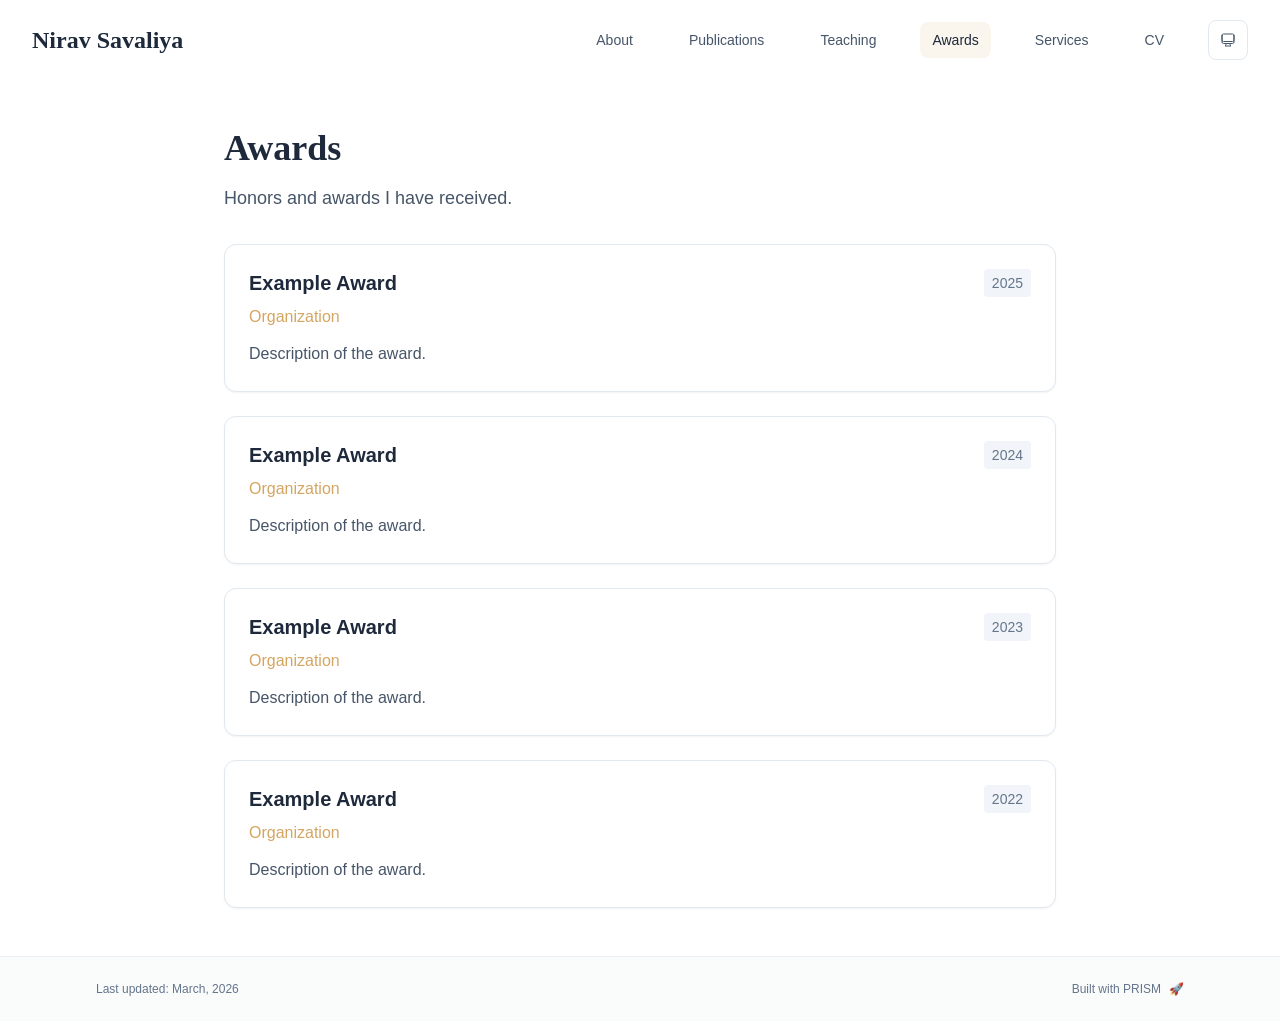
<file: awards/index.html>
<!DOCTYPE html><html lang="en" class="scroll-smooth"><head><meta charSet="utf-8"/><meta name="viewport" content="width=device-width, initial-scale=1"/><link rel="stylesheet" href="/_next/static/css/92b53c90e215dddf.css" data-precedence="next"/><link rel="preload" as="script" fetchPriority="low" href="/_next/static/chunks/webpack-679b75d1c4c2027c.js"/><script src="/_next/static/chunks/4bd1b696-70b6d399998de86a.js" async=""></script><script src="/_next/static/chunks/684-5aaa8290a129f299.js" async=""></script><script src="/_next/static/chunks/main-app-fd77f2b550e8b7bd.js" async=""></script><script src="/_next/static/chunks/17-9c04c9413a9f9f1f.js" async=""></script><script src="/_next/static/chunks/874-6cc630662f3664af.js" async=""></script><script src="/_next/static/chunks/862-15038af301665bb3.js" async=""></script><script src="/_next/static/chunks/app/layout-2af47b306158555b.js" async=""></script><script src="/_next/static/chunks/178-595a94b9af1e67b5.js" async=""></script><script src="/_next/static/chunks/748-b0753eeaf12cb586.js" async=""></script><script src="/_next/static/chunks/app/%5Bslug%5D/page-3a8b456bd57b11b9.js" async=""></script><link rel="icon" href="/robot_favicon.svg" type="image/svg+xml"/><link rel="dns-prefetch" href="https://google-fonts.jialeliu.com"/><link rel="preconnect" href="https://google-fonts.jialeliu.com" crossorigin=""/><link rel="preload" as="style" href="https://google-fonts.jialeliu.com/css2?family=Inter:wght@300;400;500;600;700&amp;family=Crimson+Text:ital,wght@0,400;0,600;1,400&amp;display=swap"/><link rel="stylesheet" id="gfonts-css" href="https://google-fonts.jialeliu.com/css2?family=Inter:wght@300;400;500;600;700&amp;family=Crimson+Text:ital,wght@0,400;0,600;1,400&amp;display=swap" media="print"/><script>
              (function(){
                var l = document.getElementById('gfonts-css');
                if (!l) return;
                if (l.media !== 'all') {
                  l.addEventListener('load', function(){ try { l.media = 'all'; } catch(e){} });
                }
              })();
            </script><noscript><link rel="stylesheet" href="https://google-fonts.jialeliu.com/css2?family=Inter:wght@300;400;500;600;700&amp;family=Crimson+Text:ital,wght@0,400;0,600;1,400&amp;display=swap"/></noscript><script>
              try {
                const theme = localStorage.getItem('theme-storage');
                const parsed = theme ? JSON.parse(theme) : null;
                const setting = parsed?.state?.theme || 'system';
                const prefersDark = typeof window !== 'undefined' && window.matchMedia && window.matchMedia('(prefers-color-scheme: dark)').matches;
                const effective = setting === 'dark' ? 'dark' : (setting === 'light' ? 'light' : (prefersDark ? 'dark' : 'light'));
                var root = document.documentElement;
                root.classList.add(effective);
                root.setAttribute('data-theme', effective);
              } catch (e) {
                var root = document.documentElement;
                root.classList.add('light');
                root.setAttribute('data-theme', 'light');
              }
            </script><title>Awards | Nirav Savaliya</title><meta name="description" content="Honors and awards I have received."/><meta name="author" content="Nirav Savaliya"/><meta name="keywords" content="Nirav Savaliya,PhD,Research,Honda Research Institute"/><meta name="creator" content="Nirav Savaliya"/><meta name="publisher" content="Nirav Savaliya"/><meta property="og:title" content="Nirav Savaliya"/><meta property="og:description" content="Sr. Robotics Research Engineer @ Honda Research Institute"/><meta property="og:site_name" content="Nirav Savaliya&#x27;s Academic Website"/><meta property="og:locale" content="en_US"/><meta property="og:type" content="website"/><meta name="twitter:card" content="summary"/><meta name="twitter:title" content="Nirav Savaliya"/><meta name="twitter:description" content="Sr. Robotics Research Engineer @ Honda Research Institute"/><link rel="icon" href="/robot_favicon.svg"/><script>document.querySelectorAll('body link[rel="icon"], body link[rel="apple-touch-icon"]').forEach(el => document.head.appendChild(el))</script><script src="/_next/static/chunks/polyfills-42372ed130431b0a.js" noModule=""></script></head><body class="font-sans antialiased"><div style="visibility:hidden"><nav class="fixed top-0 left-0 right-0 z-50" data-headlessui-state=""><div class="transition-all duration-300 ease-out bg-transparent" style="transform:translateY(-100px)"><div class="max-w-7xl mx-auto px-4 sm:px-6 lg:px-8"><div class="flex justify-between items-center h-16 lg:h-20"><div class="flex-shrink-0" tabindex="0"><a class="text-xl lg:text-2xl font-serif font-semibold text-primary hover:text-accent transition-colors duration-200" href="/">Nirav Savaliya</a></div><div class="hidden lg:block"><div class="ml-10 flex items-center space-x-8"><div class="flex items-baseline space-x-8"><a class="relative px-3 py-2 text-sm font-medium transition-all duration-200 rounded hover:bg-accent/10 hover:shadow-sm text-neutral-600 hover:text-primary" href="/"><span class="relative z-10">About</span></a><a class="relative px-3 py-2 text-sm font-medium transition-all duration-200 rounded hover:bg-accent/10 hover:shadow-sm text-neutral-600 hover:text-primary" href="/publications/"><span class="relative z-10">Publications</span></a><a class="relative px-3 py-2 text-sm font-medium transition-all duration-200 rounded hover:bg-accent/10 hover:shadow-sm text-neutral-600 hover:text-primary" href="/teaching/"><span class="relative z-10">Teaching</span></a><a class="relative px-3 py-2 text-sm font-medium transition-all duration-200 rounded hover:bg-accent/10 hover:shadow-sm text-primary" href="/awards/"><span class="relative z-10">Awards</span><div class="absolute inset-0 bg-accent/10 rounded-lg"></div></a><a class="relative px-3 py-2 text-sm font-medium transition-all duration-200 rounded hover:bg-accent/10 hover:shadow-sm text-neutral-600 hover:text-primary" href="/services/"><span class="relative z-10">Services</span></a><a class="relative px-3 py-2 text-sm font-medium transition-all duration-200 rounded hover:bg-accent/10 hover:shadow-sm text-neutral-600 hover:text-primary" href="/cv/"><span class="relative z-10">CV</span></a></div><div class="flex items-center justify-center w-10 h-10 rounded-lg border border-neutral-200 dark:border-[rgba(148,163,184,0.24)] bg-background dark:bg-neutral-800"><div class="w-4 h-4 rounded-full bg-neutral-300 animate-pulse"></div></div></div></div><div class="lg:hidden flex items-center space-x-2"><div class="flex items-center justify-center w-10 h-10 rounded-lg border border-neutral-200 dark:border-[rgba(148,163,184,0.24)] bg-background dark:bg-neutral-800"><div class="w-4 h-4 rounded-full bg-neutral-300 animate-pulse"></div></div><button class="inline-flex items-center justify-center p-2 rounded-md text-neutral-600 hover:text-primary hover:bg-neutral-100 dark:hover:bg-neutral-800 focus:outline-none focus:ring-2 focus:ring-inset focus:ring-accent transition-colors duration-200" id="headlessui-disclosure-button-«R5pdb»" type="button" aria-expanded="false" data-headlessui-state=""><span class="sr-only">Open main menu</span><div><svg xmlns="http://www.w3.org/2000/svg" fill="none" viewBox="0 0 24 24" stroke-width="1.5" stroke="currentColor" aria-hidden="true" data-slot="icon" class="block h-6 w-6"><path stroke-linecap="round" stroke-linejoin="round" d="M3.75 6.75h16.5M3.75 12h16.5m-16.5 5.25h16.5"></path></svg></div></button></div></div></div></div></nav><main class="min-h-screen pt-16 lg:pt-20"><div class="max-w-4xl mx-auto px-4 sm:px-6 lg:px-8 py-12"><div style="opacity:0;transform:translateY(20px)"><div class="mb-8"><h1 class="text-4xl font-serif font-bold text-primary mb-4">Awards</h1><p class="text-lg text-neutral-600 dark:text-neutral-500 max-w-2xl">Honors and awards I have received.</p></div><div class="grid gap-6"><div class="bg-white dark:bg-neutral-900 p-6 rounded-xl shadow-sm border border-neutral-200 dark:border-neutral-800 hover:shadow-lg transition-all duration-200 hover:scale-[1.01]" style="opacity:0;transform:translateY(20px)"><div class="flex justify-between items-start mb-2"><h3 class="text-xl font-semibold text-primary">Example Award</h3><span class="text-sm text-neutral-500 font-medium bg-neutral-100 dark:bg-neutral-800 px-2 py-1 rounded">2025</span></div><p class="text-base text-accent font-medium mb-3">Organization</p><p class="text-base text-neutral-600 dark:text-neutral-500 leading-relaxed">Description of the award.</p></div><div class="bg-white dark:bg-neutral-900 p-6 rounded-xl shadow-sm border border-neutral-200 dark:border-neutral-800 hover:shadow-lg transition-all duration-200 hover:scale-[1.01]" style="opacity:0;transform:translateY(20px)"><div class="flex justify-between items-start mb-2"><h3 class="text-xl font-semibold text-primary">Example Award</h3><span class="text-sm text-neutral-500 font-medium bg-neutral-100 dark:bg-neutral-800 px-2 py-1 rounded">2024</span></div><p class="text-base text-accent font-medium mb-3">Organization</p><p class="text-base text-neutral-600 dark:text-neutral-500 leading-relaxed">Description of the award.</p></div><div class="bg-white dark:bg-neutral-900 p-6 rounded-xl shadow-sm border border-neutral-200 dark:border-neutral-800 hover:shadow-lg transition-all duration-200 hover:scale-[1.01]" style="opacity:0;transform:translateY(20px)"><div class="flex justify-between items-start mb-2"><h3 class="text-xl font-semibold text-primary">Example Award</h3><span class="text-sm text-neutral-500 font-medium bg-neutral-100 dark:bg-neutral-800 px-2 py-1 rounded">2023</span></div><p class="text-base text-accent font-medium mb-3">Organization</p><p class="text-base text-neutral-600 dark:text-neutral-500 leading-relaxed">Description of the award.</p></div><div class="bg-white dark:bg-neutral-900 p-6 rounded-xl shadow-sm border border-neutral-200 dark:border-neutral-800 hover:shadow-lg transition-all duration-200 hover:scale-[1.01]" style="opacity:0;transform:translateY(20px)"><div class="flex justify-between items-start mb-2"><h3 class="text-xl font-semibold text-primary">Example Award</h3><span class="text-sm text-neutral-500 font-medium bg-neutral-100 dark:bg-neutral-800 px-2 py-1 rounded">2022</span></div><p class="text-base text-accent font-medium mb-3">Organization</p><p class="text-base text-neutral-600 dark:text-neutral-500 leading-relaxed">Description of the award.</p></div></div></div></div><!--$--><!--/$--><!--$--><!--/$--></main><footer class="border-t border-neutral-200/50 bg-neutral-50/50 dark:bg-neutral-900/50 dark:border-neutral-700/50"><div class="max-w-6xl mx-auto px-4 sm:px-6 lg:px-8 py-6"><div class="flex flex-col sm:flex-row justify-between items-center gap-2"><p class="text-xs text-neutral-500">Last updated: <!-- -->March, 2026</p><p class="text-xs text-neutral-500 flex items-center"><a href="https://github.com/xyjoey/PRISM" target="_blank" rel="noopener noreferrer">Built with PRISM</a><span class="ml-2">🚀</span></p></div></div></footer></div><script src="/_next/static/chunks/webpack-679b75d1c4c2027c.js" async=""></script><script>(self.__next_f=self.__next_f||[]).push([0])</script><script>self.__next_f.push([1,"1:\"$Sreact.fragment\"\n2:I[3719,[\"17\",\"static/chunks/17-9c04c9413a9f9f1f.js\",\"874\",\"static/chunks/874-6cc630662f3664af.js\",\"862\",\"static/chunks/862-15038af301665bb3.js\",\"177\",\"static/chunks/app/layout-2af47b306158555b.js\"],\"ThemeProvider\"]\n3:I[768,[\"17\",\"static/chunks/17-9c04c9413a9f9f1f.js\",\"874\",\"static/chunks/874-6cc630662f3664af.js\",\"862\",\"static/chunks/862-15038af301665bb3.js\",\"177\",\"static/chunks/app/layout-2af47b306158555b.js\"],\"default\"]\n4:I[7555,[],\"\"]\n5:I[1295,[],\"\"]\n6:I[2548,[\"17\",\"static/chunks/17-9c04c9413a9f9f1f.js\",\"874\",\"static/chunks/874-6cc630662f3664af.js\",\"862\",\"static/chunks/862-15038af301665bb3.js\",\"177\",\"static/chunks/app/layout-2af47b306158555b.js\"],\"default\"]\n8:I[9665,[],\"MetadataBoundary\"]\na:I[9665,[],\"OutletBoundary\"]\nd:I[4911,[],\"AsyncMetadataOutlet\"]\nf:I[9665,[],\"ViewportBoundary\"]\n11:I[6614,[],\"\"]\n:HL[\"/_next/static/css/92b53c90e215dddf.css\",\"style\"]\n"])</script><script>self.__next_f.push([1,"0:{\"P\":null,\"b\":\"g3AhYNOeAIck5fB8_fgbw\",\"p\":\"\",\"c\":[\"\",\"awards\",\"\"],\"i\":false,\"f\":[[[\"\",{\"children\":[[\"slug\",\"awards\",\"d\"],{\"children\":[\"__PAGE__\",{}]}]},\"$undefined\",\"$undefined\",true],[\"\",[\"$\",\"$1\",\"c\",{\"children\":[[[\"$\",\"link\",\"0\",{\"rel\":\"stylesheet\",\"href\":\"/_next/static/css/92b53c90e215dddf.css\",\"precedence\":\"next\",\"crossOrigin\":\"$undefined\",\"nonce\":\"$undefined\"}]],[\"$\",\"html\",null,{\"lang\":\"en\",\"className\":\"scroll-smooth\",\"suppressHydrationWarning\":true,\"children\":[[\"$\",\"head\",null,{\"children\":[[\"$\",\"link\",null,{\"rel\":\"icon\",\"href\":\"/robot_favicon.svg\",\"type\":\"image/svg+xml\"}],[\"$\",\"link\",null,{\"rel\":\"dns-prefetch\",\"href\":\"https://google-fonts.jialeliu.com\"}],[\"$\",\"link\",null,{\"rel\":\"preconnect\",\"href\":\"https://google-fonts.jialeliu.com\",\"crossOrigin\":\"\"}],[\"$\",\"link\",null,{\"rel\":\"preload\",\"as\":\"style\",\"href\":\"https://google-fonts.jialeliu.com/css2?family=Inter:wght@300;400;500;600;700\u0026family=Crimson+Text:ital,wght@0,400;0,600;1,400\u0026display=swap\"}],[\"$\",\"link\",null,{\"rel\":\"stylesheet\",\"id\":\"gfonts-css\",\"href\":\"https://google-fonts.jialeliu.com/css2?family=Inter:wght@300;400;500;600;700\u0026family=Crimson+Text:ital,wght@0,400;0,600;1,400\u0026display=swap\",\"media\":\"print\"}],[\"$\",\"script\",null,{\"dangerouslySetInnerHTML\":{\"__html\":\"\\n              (function(){\\n                var l = document.getElementById('gfonts-css');\\n                if (!l) return;\\n                if (l.media !== 'all') {\\n                  l.addEventListener('load', function(){ try { l.media = 'all'; } catch(e){} });\\n                }\\n              })();\\n            \"}}],[\"$\",\"noscript\",null,{\"children\":[\"$\",\"link\",null,{\"rel\":\"stylesheet\",\"href\":\"https://google-fonts.jialeliu.com/css2?family=Inter:wght@300;400;500;600;700\u0026family=Crimson+Text:ital,wght@0,400;0,600;1,400\u0026display=swap\"}]}],[\"$\",\"script\",null,{\"dangerouslySetInnerHTML\":{\"__html\":\"\\n              try {\\n                const theme = localStorage.getItem('theme-storage');\\n                const parsed = theme ? JSON.parse(theme) : null;\\n                const setting = parsed?.state?.theme || 'system';\\n                const prefersDark = typeof window !== 'undefined' \u0026\u0026 window.matchMedia \u0026\u0026 window.matchMedia('(prefers-color-scheme: dark)').matches;\\n                const effective = setting === 'dark' ? 'dark' : (setting === 'light' ? 'light' : (prefersDark ? 'dark' : 'light'));\\n                var root = document.documentElement;\\n                root.classList.add(effective);\\n                root.setAttribute('data-theme', effective);\\n              } catch (e) {\\n                var root = document.documentElement;\\n                root.classList.add('light');\\n                root.setAttribute('data-theme', 'light');\\n              }\\n            \"}}]]}],[\"$\",\"body\",null,{\"className\":\"font-sans antialiased\",\"children\":[\"$\",\"$L2\",null,{\"children\":[[\"$\",\"$L3\",null,{\"items\":[{\"title\":\"About\",\"type\":\"page\",\"target\":\"about\",\"href\":\"/\"},{\"title\":\"Publications\",\"type\":\"page\",\"target\":\"publications\",\"href\":\"/publications\"},{\"title\":\"Teaching\",\"type\":\"page\",\"target\":\"teaching\",\"href\":\"/teaching\"},{\"title\":\"Awards\",\"type\":\"page\",\"target\":\"awards\",\"href\":\"/awards\"},{\"title\":\"Services\",\"type\":\"page\",\"target\":\"services\",\"href\":\"/services\"},{\"title\":\"CV\",\"type\":\"page\",\"target\":\"cv\",\"href\":\"/cv\"}],\"siteTitle\":\"Nirav Savaliya\",\"enableOnePageMode\":false}],[\"$\",\"main\",null,{\"className\":\"min-h-screen pt-16 lg:pt-20\",\"children\":[\"$\",\"$L4\",null,{\"parallelRouterKey\":\"children\",\"error\":\"$undefined\",\"errorStyles\":\"$undefined\",\"errorScripts\":\"$undefined\",\"template\":[\"$\",\"$L5\",null,{}],\"templateStyles\":\"$undefined\",\"templateScripts\":\"$undefined\",\"notFound\":[[[\"$\",\"title\",null,{\"children\":\"404: This page could not be found.\"}],[\"$\",\"div\",null,{\"style\":{\"fontFamily\":\"system-ui,\\\"Segoe UI\\\",Roboto,Helvetica,Arial,sans-serif,\\\"Apple Color Emoji\\\",\\\"Segoe UI Emoji\\\"\",\"height\":\"100vh\",\"textAlign\":\"center\",\"display\":\"flex\",\"flexDirection\":\"column\",\"alignItems\":\"center\",\"justifyContent\":\"center\"},\"children\":[\"$\",\"div\",null,{\"children\":[[\"$\",\"style\",null,{\"dangerouslySetInnerHTML\":{\"__html\":\"body{color:#000;background:#fff;margin:0}.next-error-h1{border-right:1px solid rgba(0,0,0,.3)}@media (prefers-color-scheme:dark){body{color:#fff;background:#000}.next-error-h1{border-right:1px solid rgba(255,255,255,.3)}}\"}}],[\"$\",\"h1\",null,{\"className\":\"next-error-h1\",\"style\":{\"display\":\"inline-block\",\"margin\":\"0 20px 0 0\",\"padding\":\"0 23px 0 0\",\"fontSize\":24,\"fontWeight\":500,\"verticalAlign\":\"top\",\"lineHeight\":\"49px\"},\"children\":404}],[\"$\",\"div\",null,{\"style\":{\"display\":\"inline-block\"},\"children\":[\"$\",\"h2\",null,{\"style\":{\"fontSize\":14,\"fontWeight\":400,\"lineHeight\":\"49px\",\"margin\":0},\"children\":\"This page could not be found.\"}]}]]}]}]],[]],\"forbidden\":\"$undefined\",\"unauthorized\":\"$undefined\"}]}],[\"$\",\"$L6\",null,{\"lastUpdated\":\"March, 2026\"}]]}]}]]}]]}],{\"children\":[[\"slug\",\"awards\",\"d\"],[\"$\",\"$1\",\"c\",{\"children\":[null,[\"$\",\"$L4\",null,{\"parallelRouterKey\":\"children\",\"error\":\"$undefined\",\"errorStyles\":\"$undefined\",\"errorScripts\":\"$undefined\",\"template\":[\"$\",\"$L5\",null,{}],\"templateStyles\":\"$undefined\",\"templateScripts\":\"$undefined\",\"notFound\":\"$undefined\",\"forbidden\":\"$undefined\",\"unauthorized\":\"$undefined\"}]]}],{\"children\":[\"__PAGE__\",[\"$\",\"$1\",\"c\",{\"children\":[\"$L7\",[\"$\",\"$L8\",null,{\"children\":\"$L9\"}],null,[\"$\",\"$La\",null,{\"children\":[\"$Lb\",\"$Lc\",[\"$\",\"$Ld\",null,{\"promise\":\"$@e\"}]]}]]}],{},null,false]},null,false]},null,false],[\"$\",\"$1\",\"h\",{\"children\":[null,[\"$\",\"$1\",\"N91CBitPRWrxuDYu9RhVv\",{\"children\":[[\"$\",\"$Lf\",null,{\"children\":\"$L10\"}],null]}],null]}],false]],\"m\":\"$undefined\",\"G\":[\"$11\",\"$undefined\"],\"s\":false,\"S\":true}\n"])</script><script>self.__next_f.push([1,"12:\"$Sreact.suspense\"\n13:I[4911,[],\"AsyncMetadata\"]\n15:I[3684,[\"17\",\"static/chunks/17-9c04c9413a9f9f1f.js\",\"178\",\"static/chunks/178-595a94b9af1e67b5.js\",\"748\",\"static/chunks/748-b0753eeaf12cb586.js\",\"182\",\"static/chunks/app/%5Bslug%5D/page-3a8b456bd57b11b9.js\"],\"default\"]\n9:[\"$\",\"$12\",null,{\"fallback\":null,\"children\":[\"$\",\"$L13\",null,{\"promise\":\"$@14\"}]}]\n7:[\"$\",\"div\",null,{\"className\":\"max-w-4xl mx-auto px-4 sm:px-6 lg:px-8 py-12\",\"children\":[false,false,[\"$\",\"$L15\",null,{\"config\":{\"type\":\"card\",\"title\":\"Awards\",\"description\":\"Honors and awards I have received.\",\"items\":[{\"title\":\"Example Award\",\"subtitle\":\"Organization\",\"date\":\"2025\",\"content\":\"Description of the award.\"},{\"title\":\"Example Award\",\"subtitle\":\"Organization\",\"date\":\"2024\",\"content\":\"Description of the award.\"},{\"title\":\"Example Award\",\"subtitle\":\"Organization\",\"date\":\"2023\",\"content\":\"Description of the award.\"},{\"title\":\"Example Award\",\"subtitle\":\"Organization\",\"date\":\"2022\",\"content\":\"Description of the award.\"}]}}]]}]\n"])</script><script>self.__next_f.push([1,"c:null\n"])</script><script>self.__next_f.push([1,"10:[[\"$\",\"meta\",\"0\",{\"charSet\":\"utf-8\"}],[\"$\",\"meta\",\"1\",{\"name\":\"viewport\",\"content\":\"width=device-width, initial-scale=1\"}]]\nb:null\n"])</script><script>self.__next_f.push([1,"14:{\"metadata\":[[\"$\",\"title\",\"0\",{\"children\":\"Awards | Nirav Savaliya\"}],[\"$\",\"meta\",\"1\",{\"name\":\"description\",\"content\":\"Honors and awards I have received.\"}],[\"$\",\"meta\",\"2\",{\"name\":\"author\",\"content\":\"Nirav Savaliya\"}],[\"$\",\"meta\",\"3\",{\"name\":\"keywords\",\"content\":\"Nirav Savaliya,PhD,Research,Honda Research Institute\"}],[\"$\",\"meta\",\"4\",{\"name\":\"creator\",\"content\":\"Nirav Savaliya\"}],[\"$\",\"meta\",\"5\",{\"name\":\"publisher\",\"content\":\"Nirav Savaliya\"}],[\"$\",\"meta\",\"6\",{\"property\":\"og:title\",\"content\":\"Nirav Savaliya\"}],[\"$\",\"meta\",\"7\",{\"property\":\"og:description\",\"content\":\"Sr. Robotics Research Engineer @ Honda Research Institute\"}],[\"$\",\"meta\",\"8\",{\"property\":\"og:site_name\",\"content\":\"Nirav Savaliya's Academic Website\"}],[\"$\",\"meta\",\"9\",{\"property\":\"og:locale\",\"content\":\"en_US\"}],[\"$\",\"meta\",\"10\",{\"property\":\"og:type\",\"content\":\"website\"}],[\"$\",\"meta\",\"11\",{\"name\":\"twitter:card\",\"content\":\"summary\"}],[\"$\",\"meta\",\"12\",{\"name\":\"twitter:title\",\"content\":\"Nirav Savaliya\"}],[\"$\",\"meta\",\"13\",{\"name\":\"twitter:description\",\"content\":\"Sr. Robotics Research Engineer @ Honda Research Institute\"}],[\"$\",\"link\",\"14\",{\"rel\":\"icon\",\"href\":\"/robot_favicon.svg\"}]],\"error\":null,\"digest\":\"$undefined\"}\ne:{\"metadata\":\"$14:metadata\",\"error\":null,\"digest\":\"$undefined\"}\n"])</script></body></html>
</file>
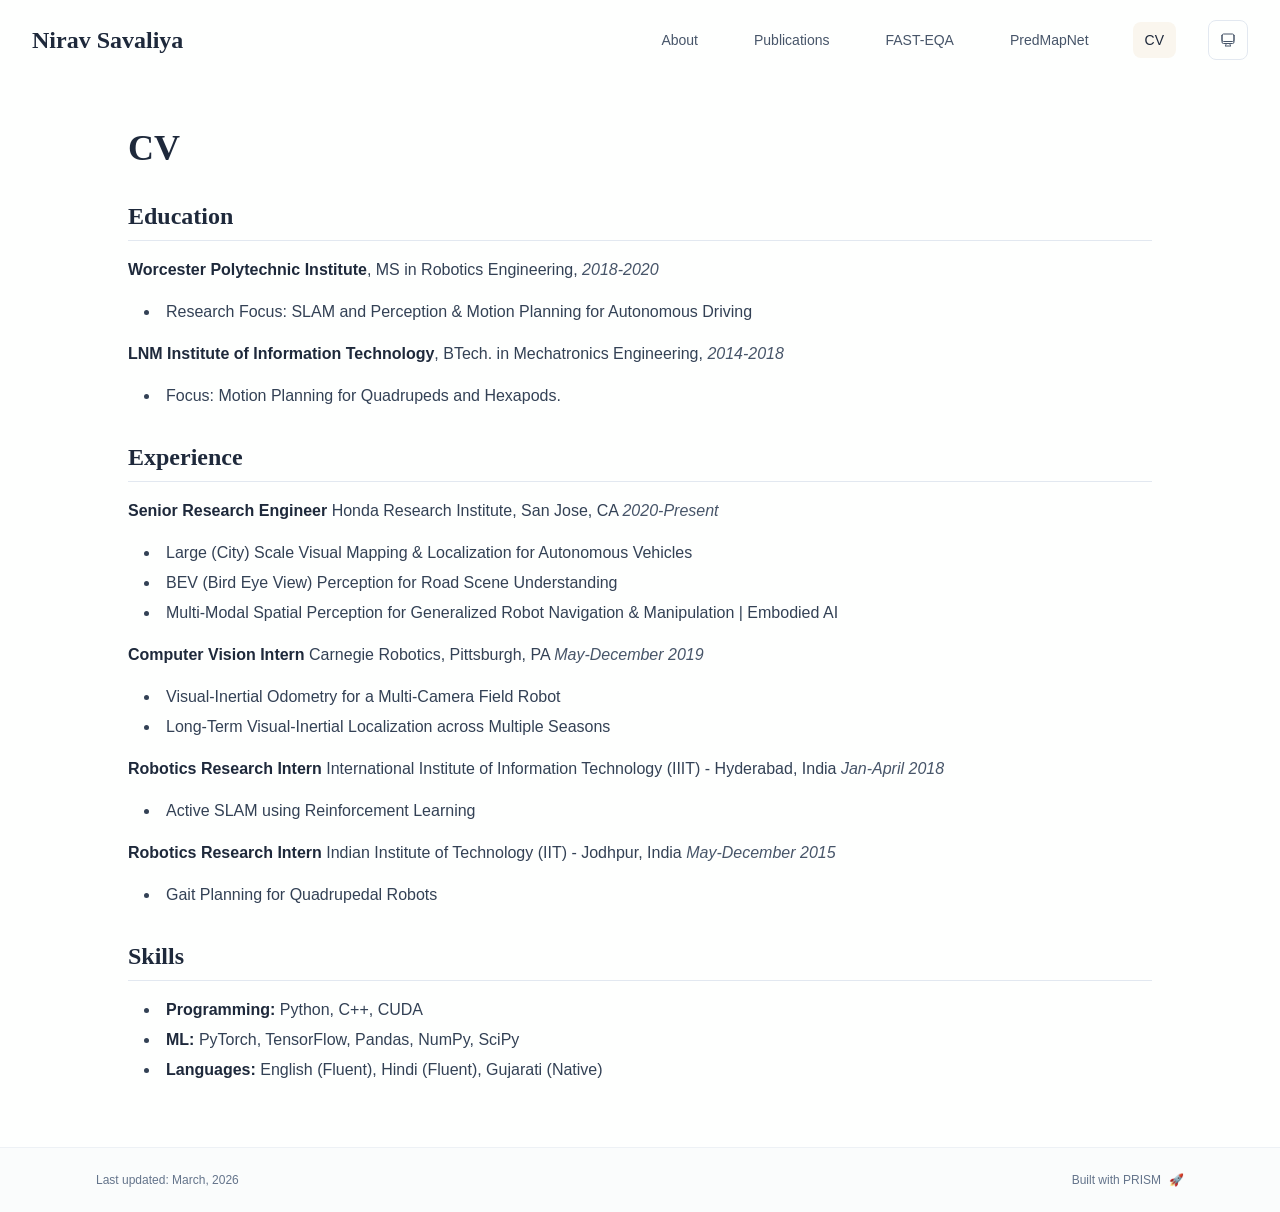
<file: cv/index.html>
<!DOCTYPE html><html lang="en" class="scroll-smooth"><head><meta charSet="utf-8"/><meta name="viewport" content="width=device-width, initial-scale=1"/><link rel="stylesheet" href="/_next/static/css/62ea3d19370eaea0.css" data-precedence="next"/><link rel="preload" as="script" fetchPriority="low" href="/_next/static/chunks/webpack-679b75d1c4c2027c.js"/><script src="/_next/static/chunks/4bd1b696-70b6d399998de86a.js" async=""></script><script src="/_next/static/chunks/684-5aaa8290a129f299.js" async=""></script><script src="/_next/static/chunks/main-app-fd77f2b550e8b7bd.js" async=""></script><script src="/_next/static/chunks/17-9c04c9413a9f9f1f.js" async=""></script><script src="/_next/static/chunks/874-6cc630662f3664af.js" async=""></script><script src="/_next/static/chunks/862-15038af301665bb3.js" async=""></script><script src="/_next/static/chunks/app/layout-2af47b306158555b.js" async=""></script><script src="/_next/static/chunks/178-595a94b9af1e67b5.js" async=""></script><script src="/_next/static/chunks/748-d9b8f9bf6e722cf6.js" async=""></script><script src="/_next/static/chunks/app/%5Bslug%5D/page-3a8b456bd57b11b9.js" async=""></script><link rel="icon" href="/robot_favicon.svg" type="image/svg+xml"/><link rel="dns-prefetch" href="https://google-fonts.jialeliu.com"/><link rel="preconnect" href="https://google-fonts.jialeliu.com" crossorigin=""/><link rel="preload" as="style" href="https://google-fonts.jialeliu.com/css2?family=Inter:wght@300;400;500;600;700&amp;family=Crimson+Text:ital,wght@0,400;0,600;1,400&amp;display=swap"/><link rel="stylesheet" id="gfonts-css" href="https://google-fonts.jialeliu.com/css2?family=Inter:wght@300;400;500;600;700&amp;family=Crimson+Text:ital,wght@0,400;0,600;1,400&amp;display=swap" media="print"/><script>
              (function(){
                var l = document.getElementById('gfonts-css');
                if (!l) return;
                if (l.media !== 'all') {
                  l.addEventListener('load', function(){ try { l.media = 'all'; } catch(e){} });
                }
              })();
            </script><noscript><link rel="stylesheet" href="https://google-fonts.jialeliu.com/css2?family=Inter:wght@300;400;500;600;700&amp;family=Crimson+Text:ital,wght@0,400;0,600;1,400&amp;display=swap"/></noscript><script>
              try {
                const theme = localStorage.getItem('theme-storage');
                const parsed = theme ? JSON.parse(theme) : null;
                const setting = parsed?.state?.theme || 'system';
                const prefersDark = typeof window !== 'undefined' && window.matchMedia && window.matchMedia('(prefers-color-scheme: dark)').matches;
                const effective = setting === 'dark' ? 'dark' : (setting === 'light' ? 'light' : (prefersDark ? 'dark' : 'light'));
                var root = document.documentElement;
                root.classList.add(effective);
                root.setAttribute('data-theme', effective);
              } catch (e) {
                var root = document.documentElement;
                root.classList.add('light');
                root.setAttribute('data-theme', 'light');
              }
            </script><title>CV | Nirav Savaliya</title><meta name="author" content="Nirav Savaliya"/><meta name="keywords" content="Nirav Savaliya,PhD,Research,Honda Research Institute"/><meta name="creator" content="Nirav Savaliya"/><meta name="publisher" content="Nirav Savaliya"/><meta property="og:title" content="Nirav Savaliya"/><meta property="og:description" content="Sr. Robotics Research Engineer @ Honda Research Institute"/><meta property="og:site_name" content="Nirav Savaliya&#x27;s Academic Website"/><meta property="og:locale" content="en_US"/><meta property="og:type" content="website"/><meta name="twitter:card" content="summary"/><meta name="twitter:title" content="Nirav Savaliya"/><meta name="twitter:description" content="Sr. Robotics Research Engineer @ Honda Research Institute"/><link rel="icon" href="/robot_favicon.svg"/><script>document.querySelectorAll('body link[rel="icon"], body link[rel="apple-touch-icon"]').forEach(el => document.head.appendChild(el))</script><script src="/_next/static/chunks/polyfills-42372ed130431b0a.js" noModule=""></script></head><body class="font-sans antialiased"><div style="visibility:hidden"><nav class="fixed top-0 left-0 right-0 z-50" data-headlessui-state=""><div class="transition-all duration-300 ease-out bg-transparent" style="transform:translateY(-100px)"><div class="max-w-7xl mx-auto px-4 sm:px-6 lg:px-8"><div class="flex justify-between items-center h-16 lg:h-20"><div class="flex-shrink-0" tabindex="0"><a class="text-xl lg:text-2xl font-serif font-semibold text-primary hover:text-accent transition-colors duration-200" href="/">Nirav Savaliya</a></div><div class="hidden lg:block"><div class="ml-10 flex items-center space-x-8"><div class="flex items-baseline space-x-8"><a class="relative px-3 py-2 text-sm font-medium transition-all duration-200 rounded hover:bg-accent/10 hover:shadow-sm text-neutral-600 hover:text-primary" href="/"><span class="relative z-10">About</span></a><a class="relative px-3 py-2 text-sm font-medium transition-all duration-200 rounded hover:bg-accent/10 hover:shadow-sm text-neutral-600 hover:text-primary" href="/publications/"><span class="relative z-10">Publications</span></a><a class="relative px-3 py-2 text-sm font-medium transition-all duration-200 rounded hover:bg-accent/10 hover:shadow-sm text-neutral-600 hover:text-primary" href="/fasteqa/"><span class="relative z-10">FAST-EQA</span></a><a class="relative px-3 py-2 text-sm font-medium transition-all duration-200 rounded hover:bg-accent/10 hover:shadow-sm text-neutral-600 hover:text-primary" href="/predmapnet/"><span class="relative z-10">PredMapNet</span></a><a class="relative px-3 py-2 text-sm font-medium transition-all duration-200 rounded hover:bg-accent/10 hover:shadow-sm text-primary" href="/cv/"><span class="relative z-10">CV</span><div class="absolute inset-0 bg-accent/10 rounded-lg"></div></a></div><div class="flex items-center justify-center w-10 h-10 rounded-lg border border-neutral-200 dark:border-[rgba(148,163,184,0.24)] bg-background dark:bg-neutral-800"><div class="w-4 h-4 rounded-full bg-neutral-300 animate-pulse"></div></div></div></div><div class="lg:hidden flex items-center space-x-2"><div class="flex items-center justify-center w-10 h-10 rounded-lg border border-neutral-200 dark:border-[rgba(148,163,184,0.24)] bg-background dark:bg-neutral-800"><div class="w-4 h-4 rounded-full bg-neutral-300 animate-pulse"></div></div><button class="inline-flex items-center justify-center p-2 rounded-md text-neutral-600 hover:text-primary hover:bg-neutral-100 dark:hover:bg-neutral-800 focus:outline-none focus:ring-2 focus:ring-inset focus:ring-accent transition-colors duration-200" id="headlessui-disclosure-button-«R5pdb»" type="button" aria-expanded="false" data-headlessui-state=""><span class="sr-only">Open main menu</span><div><svg xmlns="http://www.w3.org/2000/svg" fill="none" viewBox="0 0 24 24" stroke-width="1.5" stroke="currentColor" aria-hidden="true" data-slot="icon" class="block h-6 w-6"><path stroke-linecap="round" stroke-linejoin="round" d="M3.75 6.75h16.5M3.75 12h16.5m-16.5 5.25h16.5"></path></svg></div></button></div></div></div></div></nav><main class="min-h-screen pt-16 lg:pt-20"><div class="max-w-6xl mx-auto px-4 sm:px-6 lg:px-8 py-12"><div class="max-w-5xl mx-auto" style="opacity:0;transform:translateY(20px)"><h1 class="text-4xl font-serif font-bold text-primary mb-4 text-left">CV</h1><div class="text-neutral-700 dark:text-neutral-600 leading-relaxed"><h2 class="text-2xl font-serif font-bold text-primary mt-8 mb-4 border-b border-neutral-200 dark:border-neutral-800 pb-2 text-left">Education</h2>
<p class="mb-4 last:mb-0"><strong class="font-semibold text-primary">Worcester Polytechnic Institute</strong>, MS in Robotics Engineering, <em class="italic text-neutral-600 dark:text-neutral-500">2018-2020</em></p>
<ul class="list-disc list-inside mb-4 space-y-1 ml-4">
<li class="mb-1">Research Focus: SLAM and Perception &amp; Motion Planning for Autonomous Driving</li>
</ul>
<p class="mb-4 last:mb-0"><strong class="font-semibold text-primary">LNM Institute of Information Technology</strong>, BTech. in Mechatronics Engineering, <em class="italic text-neutral-600 dark:text-neutral-500">2014-2018</em></p>
<ul class="list-disc list-inside mb-4 space-y-1 ml-4">
<li class="mb-1">Focus: Motion Planning for Quadrupeds and Hexapods.</li>
</ul>
<h2 class="text-2xl font-serif font-bold text-primary mt-8 mb-4 border-b border-neutral-200 dark:border-neutral-800 pb-2 text-left">Experience</h2>
<p class="mb-4 last:mb-0"><strong class="font-semibold text-primary">Senior Research Engineer</strong>
Honda Research Institute, San Jose, CA
<em class="italic text-neutral-600 dark:text-neutral-500">2020-Present</em></p>
<ul class="list-disc list-inside mb-4 space-y-1 ml-4">
<li class="mb-1">Large (City) Scale Visual Mapping &amp; Localization for Autonomous Vehicles</li>
<li class="mb-1">BEV (Bird Eye View) Perception for Road Scene Understanding</li>
<li class="mb-1">Multi-Modal Spatial Perception for Generalized Robot Navigation &amp; Manipulation | Embodied AI</li>
</ul>
<p class="mb-4 last:mb-0"><strong class="font-semibold text-primary">Computer Vision Intern</strong>
Carnegie Robotics, Pittsburgh, PA
<em class="italic text-neutral-600 dark:text-neutral-500">May-December 2019</em></p>
<ul class="list-disc list-inside mb-4 space-y-1 ml-4">
<li class="mb-1">Visual-Inertial Odometry for a Multi-Camera Field Robot</li>
<li class="mb-1">Long-Term Visual-Inertial Localization across Multiple Seasons</li>
</ul>
<p class="mb-4 last:mb-0"><strong class="font-semibold text-primary">Robotics Research Intern</strong>
International Institute of Information Technology (IIIT) - Hyderabad, India
<em class="italic text-neutral-600 dark:text-neutral-500">Jan-April 2018</em></p>
<ul class="list-disc list-inside mb-4 space-y-1 ml-4">
<li class="mb-1">Active SLAM using Reinforcement Learning</li>
</ul>
<p class="mb-4 last:mb-0"><strong class="font-semibold text-primary">Robotics Research Intern</strong>
Indian Institute of Technology (IIT) - Jodhpur, India
<em class="italic text-neutral-600 dark:text-neutral-500">May-December 2015</em></p>
<ul class="list-disc list-inside mb-4 space-y-1 ml-4">
<li class="mb-1">Gait Planning for Quadrupedal Robots</li>
</ul>
<h2 class="text-2xl font-serif font-bold text-primary mt-8 mb-4 border-b border-neutral-200 dark:border-neutral-800 pb-2 text-left">Skills</h2>
<ul class="list-disc list-inside mb-4 space-y-1 ml-4">
<li class="mb-1"><strong class="font-semibold text-primary">Programming:</strong> Python, C++, CUDA</li>
<li class="mb-1"><strong class="font-semibold text-primary">ML:</strong> PyTorch, TensorFlow, Pandas, NumPy, SciPy</li>
<li class="mb-1"><strong class="font-semibold text-primary">Languages:</strong> English (Fluent), Hindi (Fluent), Gujarati (Native)</li>
</ul></div></div></div><!--$--><!--/$--><!--$--><!--/$--></main><footer class="border-t border-neutral-200/50 bg-neutral-50/50 dark:bg-neutral-900/50 dark:border-neutral-700/50"><div class="max-w-6xl mx-auto px-4 sm:px-6 lg:px-8 py-6"><div class="flex flex-col sm:flex-row justify-between items-center gap-2"><p class="text-xs text-neutral-500">Last updated: <!-- -->March, 2026</p><p class="text-xs text-neutral-500 flex items-center"><a href="https://github.com/xyjoey/PRISM" target="_blank" rel="noopener noreferrer">Built with PRISM</a><span class="ml-2">🚀</span></p></div></div></footer></div><script src="/_next/static/chunks/webpack-679b75d1c4c2027c.js" async=""></script><script>(self.__next_f=self.__next_f||[]).push([0])</script><script>self.__next_f.push([1,"1:\"$Sreact.fragment\"\n2:I[3719,[\"17\",\"static/chunks/17-9c04c9413a9f9f1f.js\",\"874\",\"static/chunks/874-6cc630662f3664af.js\",\"862\",\"static/chunks/862-15038af301665bb3.js\",\"177\",\"static/chunks/app/layout-2af47b306158555b.js\"],\"ThemeProvider\"]\n3:I[768,[\"17\",\"static/chunks/17-9c04c9413a9f9f1f.js\",\"874\",\"static/chunks/874-6cc630662f3664af.js\",\"862\",\"static/chunks/862-15038af301665bb3.js\",\"177\",\"static/chunks/app/layout-2af47b306158555b.js\"],\"default\"]\n4:I[7555,[],\"\"]\n5:I[1295,[],\"\"]\n6:I[2548,[\"17\",\"static/chunks/17-9c04c9413a9f9f1f.js\",\"874\",\"static/chunks/874-6cc630662f3664af.js\",\"862\",\"static/chunks/862-15038af301665bb3.js\",\"177\",\"static/chunks/app/layout-2af47b306158555b.js\"],\"default\"]\n8:I[9665,[],\"MetadataBoundary\"]\na:I[9665,[],\"OutletBoundary\"]\nd:I[4911,[],\"AsyncMetadataOutlet\"]\nf:I[9665,[],\"ViewportBoundary\"]\n11:I[6614,[],\"\"]\n:HL[\"/_next/static/css/62ea3d19370eaea0.css\",\"style\"]\n"])</script><script>self.__next_f.push([1,"0:{\"P\":null,\"b\":\"R8YiyQOXdcROiH82ysO2B\",\"p\":\"\",\"c\":[\"\",\"cv\",\"\"],\"i\":false,\"f\":[[[\"\",{\"children\":[[\"slug\",\"cv\",\"d\"],{\"children\":[\"__PAGE__\",{}]}]},\"$undefined\",\"$undefined\",true],[\"\",[\"$\",\"$1\",\"c\",{\"children\":[[[\"$\",\"link\",\"0\",{\"rel\":\"stylesheet\",\"href\":\"/_next/static/css/62ea3d19370eaea0.css\",\"precedence\":\"next\",\"crossOrigin\":\"$undefined\",\"nonce\":\"$undefined\"}]],[\"$\",\"html\",null,{\"lang\":\"en\",\"className\":\"scroll-smooth\",\"suppressHydrationWarning\":true,\"children\":[[\"$\",\"head\",null,{\"children\":[[\"$\",\"link\",null,{\"rel\":\"icon\",\"href\":\"/robot_favicon.svg\",\"type\":\"image/svg+xml\"}],[\"$\",\"link\",null,{\"rel\":\"dns-prefetch\",\"href\":\"https://google-fonts.jialeliu.com\"}],[\"$\",\"link\",null,{\"rel\":\"preconnect\",\"href\":\"https://google-fonts.jialeliu.com\",\"crossOrigin\":\"\"}],[\"$\",\"link\",null,{\"rel\":\"preload\",\"as\":\"style\",\"href\":\"https://google-fonts.jialeliu.com/css2?family=Inter:wght@300;400;500;600;700\u0026family=Crimson+Text:ital,wght@0,400;0,600;1,400\u0026display=swap\"}],[\"$\",\"link\",null,{\"rel\":\"stylesheet\",\"id\":\"gfonts-css\",\"href\":\"https://google-fonts.jialeliu.com/css2?family=Inter:wght@300;400;500;600;700\u0026family=Crimson+Text:ital,wght@0,400;0,600;1,400\u0026display=swap\",\"media\":\"print\"}],[\"$\",\"script\",null,{\"dangerouslySetInnerHTML\":{\"__html\":\"\\n              (function(){\\n                var l = document.getElementById('gfonts-css');\\n                if (!l) return;\\n                if (l.media !== 'all') {\\n                  l.addEventListener('load', function(){ try { l.media = 'all'; } catch(e){} });\\n                }\\n              })();\\n            \"}}],[\"$\",\"noscript\",null,{\"children\":[\"$\",\"link\",null,{\"rel\":\"stylesheet\",\"href\":\"https://google-fonts.jialeliu.com/css2?family=Inter:wght@300;400;500;600;700\u0026family=Crimson+Text:ital,wght@0,400;0,600;1,400\u0026display=swap\"}]}],[\"$\",\"script\",null,{\"dangerouslySetInnerHTML\":{\"__html\":\"\\n              try {\\n                const theme = localStorage.getItem('theme-storage');\\n                const parsed = theme ? JSON.parse(theme) : null;\\n                const setting = parsed?.state?.theme || 'system';\\n                const prefersDark = typeof window !== 'undefined' \u0026\u0026 window.matchMedia \u0026\u0026 window.matchMedia('(prefers-color-scheme: dark)').matches;\\n                const effective = setting === 'dark' ? 'dark' : (setting === 'light' ? 'light' : (prefersDark ? 'dark' : 'light'));\\n                var root = document.documentElement;\\n                root.classList.add(effective);\\n                root.setAttribute('data-theme', effective);\\n              } catch (e) {\\n                var root = document.documentElement;\\n                root.classList.add('light');\\n                root.setAttribute('data-theme', 'light');\\n              }\\n            \"}}]]}],[\"$\",\"body\",null,{\"className\":\"font-sans antialiased\",\"children\":[\"$\",\"$L2\",null,{\"children\":[[\"$\",\"$L3\",null,{\"items\":[{\"title\":\"About\",\"type\":\"page\",\"target\":\"about\",\"href\":\"/\"},{\"title\":\"Publications\",\"type\":\"page\",\"target\":\"publications\",\"href\":\"/publications\"},{\"title\":\"FAST-EQA\",\"type\":\"page\",\"target\":\"fasteqa\",\"href\":\"/fasteqa\"},{\"title\":\"PredMapNet\",\"type\":\"page\",\"target\":\"predmapnet\",\"href\":\"/predmapnet\"},{\"title\":\"CV\",\"type\":\"page\",\"target\":\"cv\",\"href\":\"/cv\"}],\"siteTitle\":\"Nirav Savaliya\",\"enableOnePageMode\":false}],[\"$\",\"main\",null,{\"className\":\"min-h-screen pt-16 lg:pt-20\",\"children\":[\"$\",\"$L4\",null,{\"parallelRouterKey\":\"children\",\"error\":\"$undefined\",\"errorStyles\":\"$undefined\",\"errorScripts\":\"$undefined\",\"template\":[\"$\",\"$L5\",null,{}],\"templateStyles\":\"$undefined\",\"templateScripts\":\"$undefined\",\"notFound\":[[[\"$\",\"title\",null,{\"children\":\"404: This page could not be found.\"}],[\"$\",\"div\",null,{\"style\":{\"fontFamily\":\"system-ui,\\\"Segoe UI\\\",Roboto,Helvetica,Arial,sans-serif,\\\"Apple Color Emoji\\\",\\\"Segoe UI Emoji\\\"\",\"height\":\"100vh\",\"textAlign\":\"center\",\"display\":\"flex\",\"flexDirection\":\"column\",\"alignItems\":\"center\",\"justifyContent\":\"center\"},\"children\":[\"$\",\"div\",null,{\"children\":[[\"$\",\"style\",null,{\"dangerouslySetInnerHTML\":{\"__html\":\"body{color:#000;background:#fff;margin:0}.next-error-h1{border-right:1px solid rgba(0,0,0,.3)}@media (prefers-color-scheme:dark){body{color:#fff;background:#000}.next-error-h1{border-right:1px solid rgba(255,255,255,.3)}}\"}}],[\"$\",\"h1\",null,{\"className\":\"next-error-h1\",\"style\":{\"display\":\"inline-block\",\"margin\":\"0 20px 0 0\",\"padding\":\"0 23px 0 0\",\"fontSize\":24,\"fontWeight\":500,\"verticalAlign\":\"top\",\"lineHeight\":\"49px\"},\"children\":404}],[\"$\",\"div\",null,{\"style\":{\"display\":\"inline-block\"},\"children\":[\"$\",\"h2\",null,{\"style\":{\"fontSize\":14,\"fontWeight\":400,\"lineHeight\":\"49px\",\"margin\":0},\"children\":\"This page could not be found.\"}]}]]}]}]],[]],\"forbidden\":\"$undefined\",\"unauthorized\":\"$undefined\"}]}],[\"$\",\"$L6\",null,{\"lastUpdated\":\"March, 2026\"}]]}]}]]}]]}],{\"children\":[[\"slug\",\"cv\",\"d\"],[\"$\",\"$1\",\"c\",{\"children\":[null,[\"$\",\"$L4\",null,{\"parallelRouterKey\":\"children\",\"error\":\"$undefined\",\"errorStyles\":\"$undefined\",\"errorScripts\":\"$undefined\",\"template\":[\"$\",\"$L5\",null,{}],\"templateStyles\":\"$undefined\",\"templateScripts\":\"$undefined\",\"notFound\":\"$undefined\",\"forbidden\":\"$undefined\",\"unauthorized\":\"$undefined\"}]]}],{\"children\":[\"__PAGE__\",[\"$\",\"$1\",\"c\",{\"children\":[\"$L7\",[\"$\",\"$L8\",null,{\"children\":\"$L9\"}],null,[\"$\",\"$La\",null,{\"children\":[\"$Lb\",\"$Lc\",[\"$\",\"$Ld\",null,{\"promise\":\"$@e\"}]]}]]}],{},null,false]},null,false]},null,false],[\"$\",\"$1\",\"h\",{\"children\":[null,[\"$\",\"$1\",\"PPziyBCjQy-pQjQll1-zn\",{\"children\":[[\"$\",\"$Lf\",null,{\"children\":\"$L10\"}],null]}],null]}],false]],\"m\":\"$undefined\",\"G\":[\"$11\",\"$undefined\"],\"s\":false,\"S\":true}\n"])</script><script>self.__next_f.push([1,"12:\"$Sreact.suspense\"\n13:I[4911,[],\"AsyncMetadata\"]\n15:I[4059,[\"17\",\"static/chunks/17-9c04c9413a9f9f1f.js\",\"178\",\"static/chunks/178-595a94b9af1e67b5.js\",\"748\",\"static/chunks/748-d9b8f9bf6e722cf6.js\",\"182\",\"static/chunks/app/%5Bslug%5D/page-3a8b456bd57b11b9.js\"],\"default\"]\n9:[\"$\",\"$12\",null,{\"fallback\":null,\"children\":[\"$\",\"$L13\",null,{\"promise\":\"$@14\"}]}]\n16:T534,## Education\n\n**Worcester Polytechnic Institute**, MS in Robotics Engineering, *2018-2020*\n- Research Focus: SLAM and Perception \u0026 Motion Planning for Autonomous Driving\n\n**LNM Institute of Information Technology**, BTech. in Mechatronics Engineering, *2014-2018*\n- Focus: Motion Planning for Quadrupeds and Hexapods.\n\n## Experience\n\n**Senior Research Engineer**\nHonda Research Institute, San Jose, CA\n*2020-Present*\n- Large (City) Scale Visual Mapping \u0026 Localization for Autonomous Vehicles\n- BEV (Bird Eye View) Perception for Road Scene Understanding\n- Multi-Modal Spatial Perception for Generalized Robot Navigation \u0026 Manipulation | Embodied AI\n\n**Computer Vision Intern**\nCarnegie Robotics, Pittsburgh, PA\n*May-December 2019*\n- Visual-Inertial Odometry for a Multi-Camera Field Robot\n- Long-Term Visual-Inertial Localization across Multiple Seasons\n\n**Robotics Research Intern**\nInternational Institute of Information Technology (IIIT) - Hyderabad, India\n*Jan-April 2018*\n- Active SLAM using Reinforcement Learning\n\n**Robotics Research Intern**\nIndian Institute of Technology (IIT) - Jodhpur, India\n*May-December 2015*\n- Gait Planning for Quadrupedal Robots\n\n## Skills\n\n- **Programming:** Python, C++, CUDA\n- **ML:** PyTorch, TensorFlow, Pandas, NumPy, SciPy\n- **Languages:** English (Fluent), Hindi (Fluent), Gujarati (Native)7:[\"$\",\"div\",null,{\"className\":\"max-w-6xl mx-auto px-4 sm:px-6 lg:px-8 py-12\",\"children\":[false,[\"$\",\"$L15\",null,{\"config\":{\"type\":\"text\",\"title\":\"CV\",\"source\":\"cv.md\"},\"content\":\"$16\"}],false]}]\n"])</script><script>self.__next_f.push([1,"c:null\n"])</script><script>self.__next_f.push([1,"10:[[\"$\",\"meta\",\"0\",{\"charSet\":\"utf-8\"}],[\"$\",\"meta\",\"1\",{\"name\":\"viewport\",\"content\":\"width=device-width, initial-scale=1\"}]]\nb:null\n"])</script><script>self.__next_f.push([1,"14:{\"metadata\":[[\"$\",\"title\",\"0\",{\"children\":\"CV | Nirav Savaliya\"}],[\"$\",\"meta\",\"1\",{\"name\":\"author\",\"content\":\"Nirav Savaliya\"}],[\"$\",\"meta\",\"2\",{\"name\":\"keywords\",\"content\":\"Nirav Savaliya,PhD,Research,Honda Research Institute\"}],[\"$\",\"meta\",\"3\",{\"name\":\"creator\",\"content\":\"Nirav Savaliya\"}],[\"$\",\"meta\",\"4\",{\"name\":\"publisher\",\"content\":\"Nirav Savaliya\"}],[\"$\",\"meta\",\"5\",{\"property\":\"og:title\",\"content\":\"Nirav Savaliya\"}],[\"$\",\"meta\",\"6\",{\"property\":\"og:description\",\"content\":\"Sr. Robotics Research Engineer @ Honda Research Institute\"}],[\"$\",\"meta\",\"7\",{\"property\":\"og:site_name\",\"content\":\"Nirav Savaliya's Academic Website\"}],[\"$\",\"meta\",\"8\",{\"property\":\"og:locale\",\"content\":\"en_US\"}],[\"$\",\"meta\",\"9\",{\"property\":\"og:type\",\"content\":\"website\"}],[\"$\",\"meta\",\"10\",{\"name\":\"twitter:card\",\"content\":\"summary\"}],[\"$\",\"meta\",\"11\",{\"name\":\"twitter:title\",\"content\":\"Nirav Savaliya\"}],[\"$\",\"meta\",\"12\",{\"name\":\"twitter:description\",\"content\":\"Sr. Robotics Research Engineer @ Honda Research Institute\"}],[\"$\",\"link\",\"13\",{\"rel\":\"icon\",\"href\":\"/robot_favicon.svg\"}]],\"error\":null,\"digest\":\"$undefined\"}\ne:{\"metadata\":\"$14:metadata\",\"error\":null,\"digest\":\"$undefined\"}\n"])</script></body></html>
</file>
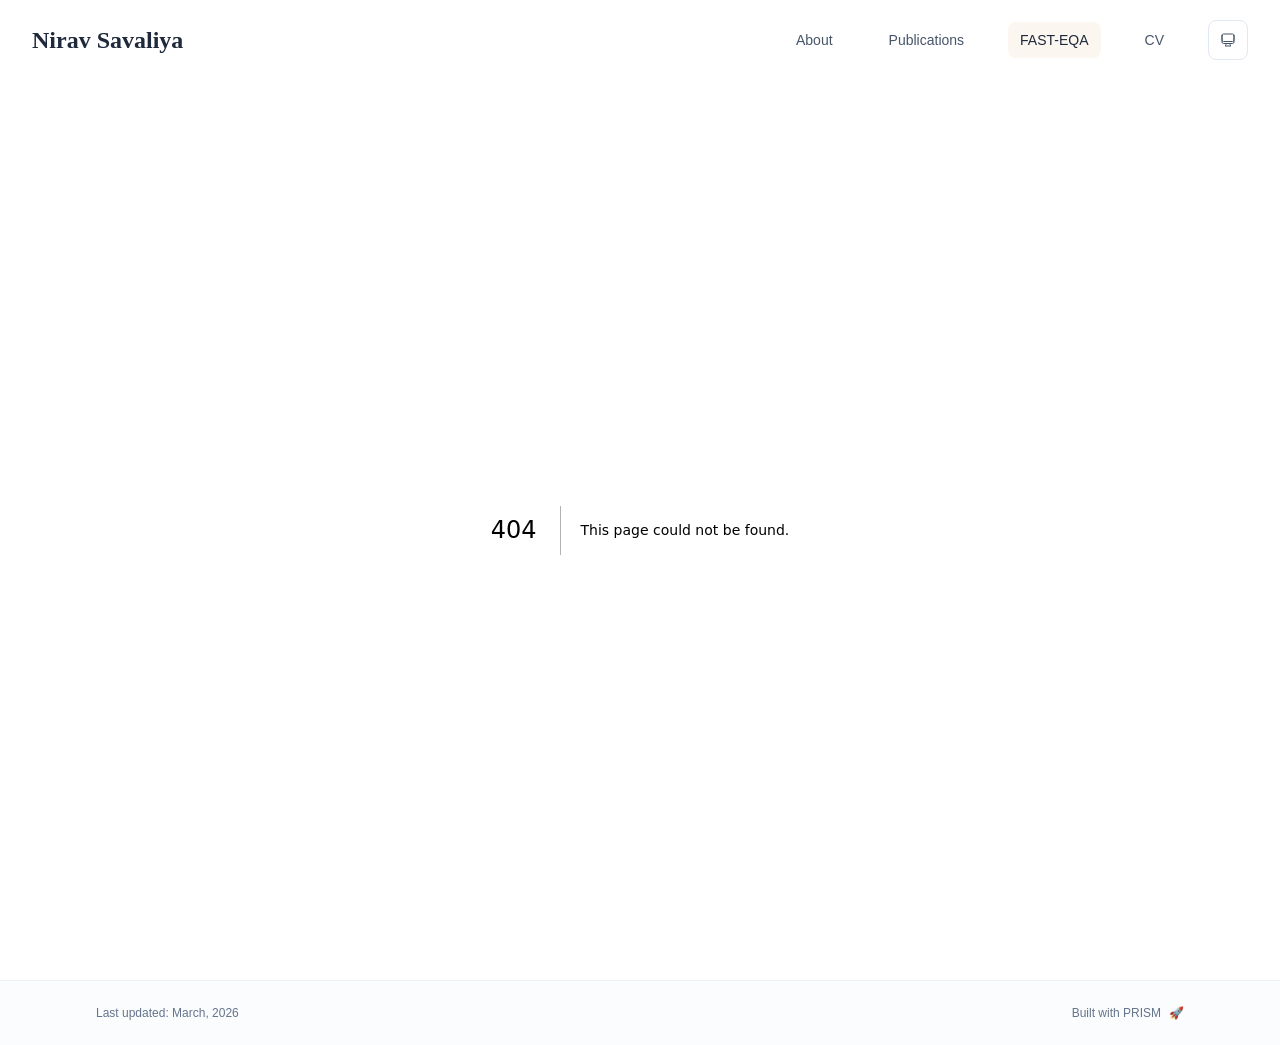
<file: fast_eqa/index.html>
<!DOCTYPE html><html id="__next_error__"><head><meta charSet="utf-8"/><meta name="viewport" content="width=device-width, initial-scale=1"/><link rel="preload" as="script" fetchPriority="low" href="/_next/static/chunks/webpack-679b75d1c4c2027c.js"/><script src="/_next/static/chunks/4bd1b696-70b6d399998de86a.js" async=""></script><script src="/_next/static/chunks/684-5aaa8290a129f299.js" async=""></script><script src="/_next/static/chunks/main-app-fd77f2b550e8b7bd.js" async=""></script><meta name="robots" content="noindex"/><!--$--><!--/$--><title>Nirav Savaliya</title><meta name="description" content="Sr. Robotics Research Engineer @ Honda Research Institute"/><meta name="author" content="Nirav Savaliya"/><meta name="keywords" content="Nirav Savaliya,PhD,Research,Honda Research Institute"/><meta name="creator" content="Nirav Savaliya"/><meta name="publisher" content="Nirav Savaliya"/><meta property="og:title" content="Nirav Savaliya"/><meta property="og:description" content="Sr. Robotics Research Engineer @ Honda Research Institute"/><meta property="og:site_name" content="Nirav Savaliya&#x27;s Academic Website"/><meta property="og:locale" content="en_US"/><meta property="og:type" content="website"/><meta name="twitter:card" content="summary"/><meta name="twitter:title" content="Nirav Savaliya"/><meta name="twitter:description" content="Sr. Robotics Research Engineer @ Honda Research Institute"/><link rel="icon" href="/robot_favicon.svg"/><script>document.querySelectorAll('body link[rel="icon"], body link[rel="apple-touch-icon"]').forEach(el => document.head.appendChild(el))</script><script src="/_next/static/chunks/polyfills-42372ed130431b0a.js" noModule=""></script></head><body><!--$--><!--/$--><script src="/_next/static/chunks/webpack-679b75d1c4c2027c.js" async=""></script><script>(self.__next_f=self.__next_f||[]).push([0])</script><script>self.__next_f.push([1,"1:\"$Sreact.fragment\"\n2:I[3719,[\"17\",\"static/chunks/17-9c04c9413a9f9f1f.js\",\"874\",\"static/chunks/874-6cc630662f3664af.js\",\"862\",\"static/chunks/862-15038af301665bb3.js\",\"177\",\"static/chunks/app/layout-2af47b306158555b.js\"],\"ThemeProvider\"]\n3:I[768,[\"17\",\"static/chunks/17-9c04c9413a9f9f1f.js\",\"874\",\"static/chunks/874-6cc630662f3664af.js\",\"862\",\"static/chunks/862-15038af301665bb3.js\",\"177\",\"static/chunks/app/layout-2af47b306158555b.js\"],\"default\"]\n4:I[7555,[],\"\"]\n5:I[1295,[],\"\"]\n6:I[2548,[\"17\",\"static/chunks/17-9c04c9413a9f9f1f.js\",\"874\",\"static/chunks/874-6cc630662f3664af.js\",\"862\",\"static/chunks/862-15038af301665bb3.js\",\"177\",\"static/chunks/app/layout-2af47b306158555b.js\"],\"default\"]\n8:I[9665,[],\"MetadataBoundary\"]\na:I[9665,[],\"OutletBoundary\"]\nd:I[4911,[],\"AsyncMetadataOutlet\"]\nf:I[9665,[],\"ViewportBoundary\"]\n11:I[6614,[],\"\"]\n:HL[\"/_next/static/css/92b53c90e215dddf.css\",\"style\"]\n"])</script><script>self.__next_f.push([1,"0:{\"P\":null,\"b\":\"00uwnrYLvncPmqOI13CB8\",\"p\":\"\",\"c\":[\"\",\"fast_eqa\",\"\"],\"i\":false,\"f\":[[[\"\",{\"children\":[[\"slug\",\"fast_eqa\",\"d\"],{\"children\":[\"__PAGE__\",{}]}]},\"$undefined\",\"$undefined\",true],[\"\",[\"$\",\"$1\",\"c\",{\"children\":[[[\"$\",\"link\",\"0\",{\"rel\":\"stylesheet\",\"href\":\"/_next/static/css/92b53c90e215dddf.css\",\"precedence\":\"next\",\"crossOrigin\":\"$undefined\",\"nonce\":\"$undefined\"}]],[\"$\",\"html\",null,{\"lang\":\"en\",\"className\":\"scroll-smooth\",\"suppressHydrationWarning\":true,\"children\":[[\"$\",\"head\",null,{\"children\":[[\"$\",\"link\",null,{\"rel\":\"icon\",\"href\":\"/robot_favicon.svg\",\"type\":\"image/svg+xml\"}],[\"$\",\"link\",null,{\"rel\":\"dns-prefetch\",\"href\":\"https://google-fonts.jialeliu.com\"}],[\"$\",\"link\",null,{\"rel\":\"preconnect\",\"href\":\"https://google-fonts.jialeliu.com\",\"crossOrigin\":\"\"}],[\"$\",\"link\",null,{\"rel\":\"preload\",\"as\":\"style\",\"href\":\"https://google-fonts.jialeliu.com/css2?family=Inter:wght@300;400;500;600;700\u0026family=Crimson+Text:ital,wght@0,400;0,600;1,400\u0026display=swap\"}],[\"$\",\"link\",null,{\"rel\":\"stylesheet\",\"id\":\"gfonts-css\",\"href\":\"https://google-fonts.jialeliu.com/css2?family=Inter:wght@300;400;500;600;700\u0026family=Crimson+Text:ital,wght@0,400;0,600;1,400\u0026display=swap\",\"media\":\"print\"}],[\"$\",\"script\",null,{\"dangerouslySetInnerHTML\":{\"__html\":\"\\n              (function(){\\n                var l = document.getElementById('gfonts-css');\\n                if (!l) return;\\n                if (l.media !== 'all') {\\n                  l.addEventListener('load', function(){ try { l.media = 'all'; } catch(e){} });\\n                }\\n              })();\\n            \"}}],[\"$\",\"noscript\",null,{\"children\":[\"$\",\"link\",null,{\"rel\":\"stylesheet\",\"href\":\"https://google-fonts.jialeliu.com/css2?family=Inter:wght@300;400;500;600;700\u0026family=Crimson+Text:ital,wght@0,400;0,600;1,400\u0026display=swap\"}]}],[\"$\",\"script\",null,{\"dangerouslySetInnerHTML\":{\"__html\":\"\\n              try {\\n                const theme = localStorage.getItem('theme-storage');\\n                const parsed = theme ? JSON.parse(theme) : null;\\n                const setting = parsed?.state?.theme || 'system';\\n                const prefersDark = typeof window !== 'undefined' \u0026\u0026 window.matchMedia \u0026\u0026 window.matchMedia('(prefers-color-scheme: dark)').matches;\\n                const effective = setting === 'dark' ? 'dark' : (setting === 'light' ? 'light' : (prefersDark ? 'dark' : 'light'));\\n                var root = document.documentElement;\\n                root.classList.add(effective);\\n                root.setAttribute('data-theme', effective);\\n              } catch (e) {\\n                var root = document.documentElement;\\n                root.classList.add('light');\\n                root.setAttribute('data-theme', 'light');\\n              }\\n            \"}}]]}],[\"$\",\"body\",null,{\"className\":\"font-sans antialiased\",\"children\":[\"$\",\"$L2\",null,{\"children\":[[\"$\",\"$L3\",null,{\"items\":[{\"title\":\"About\",\"type\":\"page\",\"target\":\"about\",\"href\":\"/\"},{\"title\":\"Publications\",\"type\":\"page\",\"target\":\"publications\",\"href\":\"/publications\"},{\"title\":\"FAST-EQA\",\"type\":\"page\",\"target\":\"fast_eqa\",\"href\":\"/fast_eqa\"},{\"title\":\"CV\",\"type\":\"page\",\"target\":\"cv\",\"href\":\"/cv\"}],\"siteTitle\":\"Nirav Savaliya\",\"enableOnePageMode\":false}],[\"$\",\"main\",null,{\"className\":\"min-h-screen pt-16 lg:pt-20\",\"children\":[\"$\",\"$L4\",null,{\"parallelRouterKey\":\"children\",\"error\":\"$undefined\",\"errorStyles\":\"$undefined\",\"errorScripts\":\"$undefined\",\"template\":[\"$\",\"$L5\",null,{}],\"templateStyles\":\"$undefined\",\"templateScripts\":\"$undefined\",\"notFound\":[[[\"$\",\"title\",null,{\"children\":\"404: This page could not be found.\"}],[\"$\",\"div\",null,{\"style\":{\"fontFamily\":\"system-ui,\\\"Segoe UI\\\",Roboto,Helvetica,Arial,sans-serif,\\\"Apple Color Emoji\\\",\\\"Segoe UI Emoji\\\"\",\"height\":\"100vh\",\"textAlign\":\"center\",\"display\":\"flex\",\"flexDirection\":\"column\",\"alignItems\":\"center\",\"justifyContent\":\"center\"},\"children\":[\"$\",\"div\",null,{\"children\":[[\"$\",\"style\",null,{\"dangerouslySetInnerHTML\":{\"__html\":\"body{color:#000;background:#fff;margin:0}.next-error-h1{border-right:1px solid rgba(0,0,0,.3)}@media (prefers-color-scheme:dark){body{color:#fff;background:#000}.next-error-h1{border-right:1px solid rgba(255,255,255,.3)}}\"}}],[\"$\",\"h1\",null,{\"className\":\"next-error-h1\",\"style\":{\"display\":\"inline-block\",\"margin\":\"0 20px 0 0\",\"padding\":\"0 23px 0 0\",\"fontSize\":24,\"fontWeight\":500,\"verticalAlign\":\"top\",\"lineHeight\":\"49px\"},\"children\":404}],[\"$\",\"div\",null,{\"style\":{\"display\":\"inline-block\"},\"children\":[\"$\",\"h2\",null,{\"style\":{\"fontSize\":14,\"fontWeight\":400,\"lineHeight\":\"49px\",\"margin\":0},\"children\":\"This page could not be found.\"}]}]]}]}]],[]],\"forbidden\":\"$undefined\",\"unauthorized\":\"$undefined\"}]}],[\"$\",\"$L6\",null,{\"lastUpdated\":\"March, 2026\"}]]}]}]]}]]}],{\"children\":[[\"slug\",\"fast_eqa\",\"d\"],[\"$\",\"$1\",\"c\",{\"children\":[null,[\"$\",\"$L4\",null,{\"parallelRouterKey\":\"children\",\"error\":\"$undefined\",\"errorStyles\":\"$undefined\",\"errorScripts\":\"$undefined\",\"template\":[\"$\",\"$L5\",null,{}],\"templateStyles\":\"$undefined\",\"templateScripts\":\"$undefined\",\"notFound\":\"$undefined\",\"forbidden\":\"$undefined\",\"unauthorized\":\"$undefined\"}]]}],{\"children\":[\"__PAGE__\",[\"$\",\"$1\",\"c\",{\"children\":[\"$L7\",[\"$\",\"$L8\",null,{\"children\":\"$L9\"}],null,[\"$\",\"$La\",null,{\"children\":[\"$Lb\",\"$Lc\",[\"$\",\"$Ld\",null,{\"promise\":\"$@e\"}]]}]]}],{},null,false]},null,false]},null,false],[\"$\",\"$1\",\"h\",{\"children\":[null,[\"$\",\"$1\",\"PIXgPIdGWpei1C2PJ_tv0\",{\"children\":[[\"$\",\"$Lf\",null,{\"children\":\"$L10\"}],null]}],null]}],false]],\"m\":\"$undefined\",\"G\":[\"$11\",\"$undefined\"],\"s\":false,\"S\":true}\n"])</script><script>self.__next_f.push([1,"12:\"$Sreact.suspense\"\n13:I[4911,[],\"AsyncMetadata\"]\n9:[\"$\",\"$12\",null,{\"fallback\":null,\"children\":[\"$\",\"$L13\",null,{\"promise\":\"$@14\"}]}]\n7:E{\"digest\":\"NEXT_HTTP_ERROR_FALLBACK;404\"}\n"])</script><script>self.__next_f.push([1,"c:null\n"])</script><script>self.__next_f.push([1,"10:[[\"$\",\"meta\",\"0\",{\"charSet\":\"utf-8\"}],[\"$\",\"meta\",\"1\",{\"name\":\"viewport\",\"content\":\"width=device-width, initial-scale=1\"}]]\nb:null\n"])</script><script>self.__next_f.push([1,"14:{\"metadata\":[[\"$\",\"title\",\"0\",{\"children\":\"Nirav Savaliya\"}],[\"$\",\"meta\",\"1\",{\"name\":\"description\",\"content\":\"Sr. Robotics Research Engineer @ Honda Research Institute\"}],[\"$\",\"meta\",\"2\",{\"name\":\"author\",\"content\":\"Nirav Savaliya\"}],[\"$\",\"meta\",\"3\",{\"name\":\"keywords\",\"content\":\"Nirav Savaliya,PhD,Research,Honda Research Institute\"}],[\"$\",\"meta\",\"4\",{\"name\":\"creator\",\"content\":\"Nirav Savaliya\"}],[\"$\",\"meta\",\"5\",{\"name\":\"publisher\",\"content\":\"Nirav Savaliya\"}],[\"$\",\"meta\",\"6\",{\"property\":\"og:title\",\"content\":\"Nirav Savaliya\"}],[\"$\",\"meta\",\"7\",{\"property\":\"og:description\",\"content\":\"Sr. Robotics Research Engineer @ Honda Research Institute\"}],[\"$\",\"meta\",\"8\",{\"property\":\"og:site_name\",\"content\":\"Nirav Savaliya's Academic Website\"}],[\"$\",\"meta\",\"9\",{\"property\":\"og:locale\",\"content\":\"en_US\"}],[\"$\",\"meta\",\"10\",{\"property\":\"og:type\",\"content\":\"website\"}],[\"$\",\"meta\",\"11\",{\"name\":\"twitter:card\",\"content\":\"summary\"}],[\"$\",\"meta\",\"12\",{\"name\":\"twitter:title\",\"content\":\"Nirav Savaliya\"}],[\"$\",\"meta\",\"13\",{\"name\":\"twitter:description\",\"content\":\"Sr. Robotics Research Engineer @ Honda Research Institute\"}],[\"$\",\"link\",\"14\",{\"rel\":\"icon\",\"href\":\"/robot_favicon.svg\"}]],\"error\":null,\"digest\":\"$undefined\"}\ne:{\"metadata\":\"$14:metadata\",\"error\":null,\"digest\":\"$undefined\"}\n"])</script></body></html>
</file>
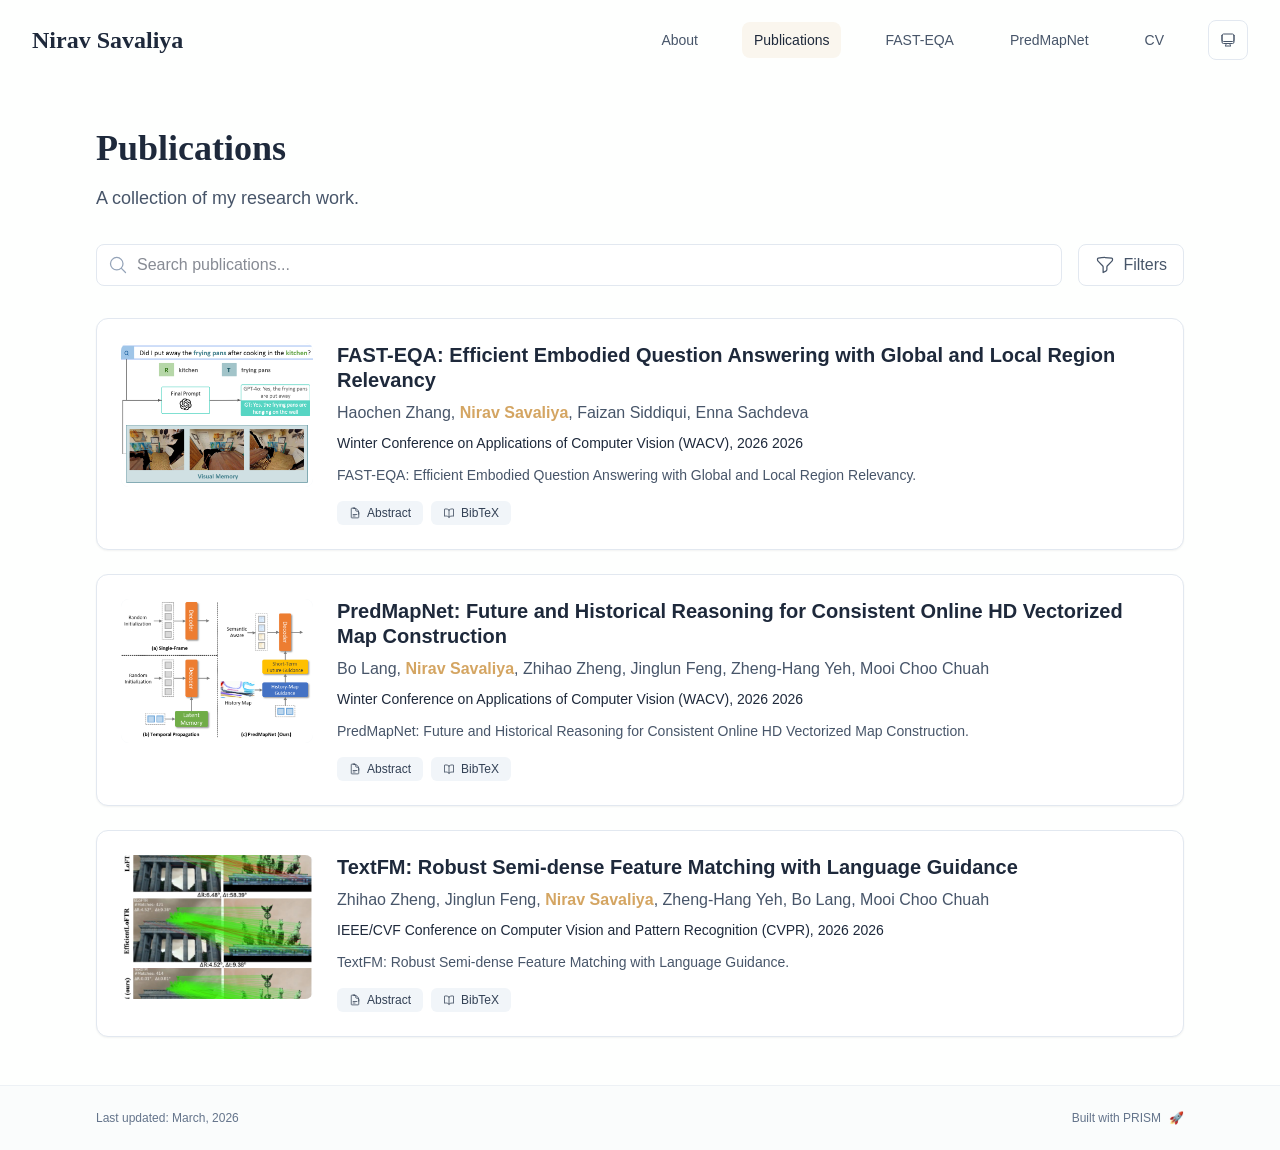
<file: publications/index.html>
<!DOCTYPE html><html lang="en" class="scroll-smooth"><head><meta charSet="utf-8"/><meta name="viewport" content="width=device-width, initial-scale=1"/><link rel="stylesheet" href="/_next/static/css/62ea3d19370eaea0.css" data-precedence="next"/><link rel="preload" as="script" fetchPriority="low" href="/_next/static/chunks/webpack-679b75d1c4c2027c.js"/><script src="/_next/static/chunks/4bd1b696-70b6d399998de86a.js" async=""></script><script src="/_next/static/chunks/684-5aaa8290a129f299.js" async=""></script><script src="/_next/static/chunks/main-app-fd77f2b550e8b7bd.js" async=""></script><script src="/_next/static/chunks/17-9c04c9413a9f9f1f.js" async=""></script><script src="/_next/static/chunks/874-6cc630662f3664af.js" async=""></script><script src="/_next/static/chunks/862-15038af301665bb3.js" async=""></script><script src="/_next/static/chunks/app/layout-2af47b306158555b.js" async=""></script><script src="/_next/static/chunks/178-595a94b9af1e67b5.js" async=""></script><script src="/_next/static/chunks/748-d9b8f9bf6e722cf6.js" async=""></script><script src="/_next/static/chunks/app/%5Bslug%5D/page-3a8b456bd57b11b9.js" async=""></script><link rel="icon" href="/robot_favicon.svg" type="image/svg+xml"/><link rel="dns-prefetch" href="https://google-fonts.jialeliu.com"/><link rel="preconnect" href="https://google-fonts.jialeliu.com" crossorigin=""/><link rel="preload" as="style" href="https://google-fonts.jialeliu.com/css2?family=Inter:wght@300;400;500;600;700&amp;family=Crimson+Text:ital,wght@0,400;0,600;1,400&amp;display=swap"/><link rel="stylesheet" id="gfonts-css" href="https://google-fonts.jialeliu.com/css2?family=Inter:wght@300;400;500;600;700&amp;family=Crimson+Text:ital,wght@0,400;0,600;1,400&amp;display=swap" media="print"/><script>
              (function(){
                var l = document.getElementById('gfonts-css');
                if (!l) return;
                if (l.media !== 'all') {
                  l.addEventListener('load', function(){ try { l.media = 'all'; } catch(e){} });
                }
              })();
            </script><noscript><link rel="stylesheet" href="https://google-fonts.jialeliu.com/css2?family=Inter:wght@300;400;500;600;700&amp;family=Crimson+Text:ital,wght@0,400;0,600;1,400&amp;display=swap"/></noscript><script>
              try {
                const theme = localStorage.getItem('theme-storage');
                const parsed = theme ? JSON.parse(theme) : null;
                const setting = parsed?.state?.theme || 'system';
                const prefersDark = typeof window !== 'undefined' && window.matchMedia && window.matchMedia('(prefers-color-scheme: dark)').matches;
                const effective = setting === 'dark' ? 'dark' : (setting === 'light' ? 'light' : (prefersDark ? 'dark' : 'light'));
                var root = document.documentElement;
                root.classList.add(effective);
                root.setAttribute('data-theme', effective);
              } catch (e) {
                var root = document.documentElement;
                root.classList.add('light');
                root.setAttribute('data-theme', 'light');
              }
            </script><title>Publications | Nirav Savaliya</title><meta name="description" content="A collection of my research work."/><meta name="author" content="Nirav Savaliya"/><meta name="keywords" content="Nirav Savaliya,PhD,Research,Honda Research Institute"/><meta name="creator" content="Nirav Savaliya"/><meta name="publisher" content="Nirav Savaliya"/><meta property="og:title" content="Nirav Savaliya"/><meta property="og:description" content="Sr. Robotics Research Engineer @ Honda Research Institute"/><meta property="og:site_name" content="Nirav Savaliya&#x27;s Academic Website"/><meta property="og:locale" content="en_US"/><meta property="og:type" content="website"/><meta name="twitter:card" content="summary"/><meta name="twitter:title" content="Nirav Savaliya"/><meta name="twitter:description" content="Sr. Robotics Research Engineer @ Honda Research Institute"/><link rel="icon" href="/robot_favicon.svg"/><script>document.querySelectorAll('body link[rel="icon"], body link[rel="apple-touch-icon"]').forEach(el => document.head.appendChild(el))</script><script src="/_next/static/chunks/polyfills-42372ed130431b0a.js" noModule=""></script></head><body class="font-sans antialiased"><div style="visibility:hidden"><nav class="fixed top-0 left-0 right-0 z-50" data-headlessui-state=""><div class="transition-all duration-300 ease-out bg-transparent" style="transform:translateY(-100px)"><div class="max-w-7xl mx-auto px-4 sm:px-6 lg:px-8"><div class="flex justify-between items-center h-16 lg:h-20"><div class="flex-shrink-0" tabindex="0"><a class="text-xl lg:text-2xl font-serif font-semibold text-primary hover:text-accent transition-colors duration-200" href="/">Nirav Savaliya</a></div><div class="hidden lg:block"><div class="ml-10 flex items-center space-x-8"><div class="flex items-baseline space-x-8"><a class="relative px-3 py-2 text-sm font-medium transition-all duration-200 rounded hover:bg-accent/10 hover:shadow-sm text-neutral-600 hover:text-primary" href="/"><span class="relative z-10">About</span></a><a class="relative px-3 py-2 text-sm font-medium transition-all duration-200 rounded hover:bg-accent/10 hover:shadow-sm text-primary" href="/publications/"><span class="relative z-10">Publications</span><div class="absolute inset-0 bg-accent/10 rounded-lg"></div></a><a class="relative px-3 py-2 text-sm font-medium transition-all duration-200 rounded hover:bg-accent/10 hover:shadow-sm text-neutral-600 hover:text-primary" href="/fasteqa/"><span class="relative z-10">FAST-EQA</span></a><a class="relative px-3 py-2 text-sm font-medium transition-all duration-200 rounded hover:bg-accent/10 hover:shadow-sm text-neutral-600 hover:text-primary" href="/predmapnet/"><span class="relative z-10">PredMapNet</span></a><a class="relative px-3 py-2 text-sm font-medium transition-all duration-200 rounded hover:bg-accent/10 hover:shadow-sm text-neutral-600 hover:text-primary" href="/cv/"><span class="relative z-10">CV</span></a></div><div class="flex items-center justify-center w-10 h-10 rounded-lg border border-neutral-200 dark:border-[rgba(148,163,184,0.24)] bg-background dark:bg-neutral-800"><div class="w-4 h-4 rounded-full bg-neutral-300 animate-pulse"></div></div></div></div><div class="lg:hidden flex items-center space-x-2"><div class="flex items-center justify-center w-10 h-10 rounded-lg border border-neutral-200 dark:border-[rgba(148,163,184,0.24)] bg-background dark:bg-neutral-800"><div class="w-4 h-4 rounded-full bg-neutral-300 animate-pulse"></div></div><button class="inline-flex items-center justify-center p-2 rounded-md text-neutral-600 hover:text-primary hover:bg-neutral-100 dark:hover:bg-neutral-800 focus:outline-none focus:ring-2 focus:ring-inset focus:ring-accent transition-colors duration-200" id="headlessui-disclosure-button-«R5pdb»" type="button" aria-expanded="false" data-headlessui-state=""><span class="sr-only">Open main menu</span><div><svg xmlns="http://www.w3.org/2000/svg" fill="none" viewBox="0 0 24 24" stroke-width="1.5" stroke="currentColor" aria-hidden="true" data-slot="icon" class="block h-6 w-6"><path stroke-linecap="round" stroke-linejoin="round" d="M3.75 6.75h16.5M3.75 12h16.5m-16.5 5.25h16.5"></path></svg></div></button></div></div></div></div></nav><main class="min-h-screen pt-16 lg:pt-20"><div class="max-w-6xl mx-auto px-4 sm:px-6 lg:px-8 py-12"><div style="opacity:0;transform:translateY(20px)"><div class="mb-8"><h1 class="text-4xl font-serif font-bold text-primary mb-4">Publications</h1><p class="text-lg text-neutral-600 dark:text-neutral-500 max-w-2xl">A collection of my research work.</p></div><div class="mb-8 space-y-4"><div class="flex flex-col sm:flex-row gap-4"><div class="relative flex-grow"><svg xmlns="http://www.w3.org/2000/svg" fill="none" viewBox="0 0 24 24" stroke-width="1.5" stroke="currentColor" aria-hidden="true" data-slot="icon" class="absolute left-3 top-1/2 transform -translate-y-1/2 h-5 w-5 text-neutral-400"><path stroke-linecap="round" stroke-linejoin="round" d="m21 21-5.197-5.197m0 0A7.5 7.5 0 1 0 5.196 5.196a7.5 7.5 0 0 0 10.607 10.607Z"></path></svg><input type="text" placeholder="Search publications..." class="w-full pl-10 pr-4 py-2 rounded-lg border border-neutral-200 dark:border-neutral-800 bg-white dark:bg-neutral-900 focus:ring-2 focus:ring-accent focus:border-transparent transition-all duration-200" value=""/></div><button class="flex items-center justify-center px-4 py-2 rounded-lg border transition-all duration-200 bg-white dark:bg-neutral-900 border-neutral-200 dark:border-neutral-800 text-neutral-600 hover:border-accent hover:text-accent"><svg xmlns="http://www.w3.org/2000/svg" fill="none" viewBox="0 0 24 24" stroke-width="1.5" stroke="currentColor" aria-hidden="true" data-slot="icon" class="h-5 w-5 mr-2"><path stroke-linecap="round" stroke-linejoin="round" d="M12 3c2.755 0 5.455.232 8.083.678.533.09.917.556.917 1.096v1.044a2.25 2.25 0 0 1-.659 1.591l-5.432 5.432a2.25 2.25 0 0 0-.659 1.591v2.927a2.25 2.25 0 0 1-1.244 2.013L9.75 21v-6.568a2.25 2.25 0 0 0-.659-1.591L3.659 7.409A2.25 2.25 0 0 1 3 5.818V4.774c0-.54.384-1.006.917-1.096A48.32 48.32 0 0 1 12 3Z"></path></svg>Filters</button></div></div><div class="space-y-6"><div class="bg-white dark:bg-neutral-900 p-6 rounded-xl shadow-sm border border-neutral-200 dark:border-neutral-800 hover:shadow-md transition-all duration-200" style="opacity:0;transform:translateY(20px)"><div class="flex flex-col md:flex-row gap-6"><div class="w-full md:w-48 flex-shrink-0"><div class="aspect-video md:aspect-[4/3] relative rounded-lg overflow-hidden bg-neutral-100 dark:bg-neutral-800"><img alt="FAST-EQA: Efficient Embodied Question Answering with Global and Local Region Relevancy" loading="lazy" decoding="async" data-nimg="fill" class="object-cover" style="position:absolute;height:100%;width:100%;left:0;top:0;right:0;bottom:0;color:transparent" src="/papers/fasteqa_1.png"/></div></div><div class="flex-grow"><h3 class="text-xl font-semibold text-primary mb-2 leading-tight"><a href="/fasteqa" class="hover:text-accent transition-colors">FAST-EQA: Efficient Embodied Question Answering with Global and Local Region Relevancy</a></h3><p class="text-base text-neutral-600 dark:text-neutral-400 mb-2"><span><span class=" ">Haochen Zhang</span>, </span><span><span class="font-semibold text-accent ">Nirav Savaliya</span>, </span><span><span class=" ">Faizan Siddiqui</span>, </span><span><span class=" ">Enna Sachdeva</span></span></p><p class="text-sm font-medium text-neutral-800 dark:text-neutral-600 mb-3">Winter Conference on Applications of Computer Vision (WACV), 2026<!-- --> <!-- -->2026</p><p class="text-sm text-neutral-600 dark:text-neutral-500 mb-4 line-clamp-3">FAST-EQA: Efficient Embodied Question Answering with Global and Local Region Relevancy.</p><div class="flex flex-wrap gap-2 mt-auto"><button class="inline-flex items-center px-3 py-1 rounded-md text-xs font-medium transition-colors bg-neutral-100 dark:bg-neutral-800 text-neutral-700 dark:text-neutral-300 hover:bg-accent hover:text-white"><svg xmlns="http://www.w3.org/2000/svg" fill="none" viewBox="0 0 24 24" stroke-width="1.5" stroke="currentColor" aria-hidden="true" data-slot="icon" class="h-3 w-3 mr-1.5"><path stroke-linecap="round" stroke-linejoin="round" d="M19.5 14.25v-2.625a3.375 3.375 0 0 0-3.375-3.375h-1.5A1.125 1.125 0 0 1 13.5 7.125v-1.5a3.375 3.375 0 0 0-3.375-3.375H8.25m0 12.75h7.5m-7.5 3H12M10.5 2.25H5.625c-.621 0-1.125.504-1.125 1.125v17.25c0 .621.504 1.125 1.125 1.125h12.75c.621 0 1.125-.504 1.125-1.125V11.25a9 9 0 0 0-9-9Z"></path></svg>Abstract</button><button class="inline-flex items-center px-3 py-1 rounded-md text-xs font-medium transition-colors bg-neutral-100 dark:bg-neutral-800 text-neutral-700 dark:text-neutral-300 hover:bg-accent hover:text-white"><svg xmlns="http://www.w3.org/2000/svg" fill="none" viewBox="0 0 24 24" stroke-width="1.5" stroke="currentColor" aria-hidden="true" data-slot="icon" class="h-3 w-3 mr-1.5"><path stroke-linecap="round" stroke-linejoin="round" d="M12 6.042A8.967 8.967 0 0 0 6 3.75c-1.052 0-2.062.18-3 .512v14.25A8.987 8.987 0 0 1 6 18c2.305 0 4.408.867 6 2.292m0-14.25a8.966 8.966 0 0 1 6-2.292c1.052 0 2.062.18 3 .512v14.25A8.987 8.987 0 0 0 18 18a8.967 8.967 0 0 0-6 2.292m0-14.25v14.25"></path></svg>BibTeX</button></div></div></div></div><div class="bg-white dark:bg-neutral-900 p-6 rounded-xl shadow-sm border border-neutral-200 dark:border-neutral-800 hover:shadow-md transition-all duration-200" style="opacity:0;transform:translateY(20px)"><div class="flex flex-col md:flex-row gap-6"><div class="w-full md:w-48 flex-shrink-0"><div class="aspect-video md:aspect-[4/3] relative rounded-lg overflow-hidden bg-neutral-100 dark:bg-neutral-800"><img alt="PredMapNet: Future and Historical Reasoning for Consistent Online HD Vectorized Map Construction" loading="lazy" decoding="async" data-nimg="fill" class="object-cover" style="position:absolute;height:100%;width:100%;left:0;top:0;right:0;bottom:0;color:transparent" src="/papers/predmapnet_1.png"/></div></div><div class="flex-grow"><h3 class="text-xl font-semibold text-primary mb-2 leading-tight"><a href="/predmapnet" class="hover:text-accent transition-colors">PredMapNet: Future and Historical Reasoning for Consistent Online HD Vectorized Map Construction</a></h3><p class="text-base text-neutral-600 dark:text-neutral-400 mb-2"><span><span class=" ">Bo Lang</span>, </span><span><span class="font-semibold text-accent ">Nirav Savaliya</span>, </span><span><span class=" ">Zhihao Zheng</span>, </span><span><span class=" ">Jinglun Feng</span>, </span><span><span class=" ">Zheng-Hang Yeh</span>, </span><span><span class=" ">Mooi Choo Chuah</span></span></p><p class="text-sm font-medium text-neutral-800 dark:text-neutral-600 mb-3">Winter Conference on Applications of Computer Vision (WACV), 2026<!-- --> <!-- -->2026</p><p class="text-sm text-neutral-600 dark:text-neutral-500 mb-4 line-clamp-3">PredMapNet: Future and Historical Reasoning for Consistent Online HD Vectorized Map Construction.</p><div class="flex flex-wrap gap-2 mt-auto"><button class="inline-flex items-center px-3 py-1 rounded-md text-xs font-medium transition-colors bg-neutral-100 dark:bg-neutral-800 text-neutral-700 dark:text-neutral-300 hover:bg-accent hover:text-white"><svg xmlns="http://www.w3.org/2000/svg" fill="none" viewBox="0 0 24 24" stroke-width="1.5" stroke="currentColor" aria-hidden="true" data-slot="icon" class="h-3 w-3 mr-1.5"><path stroke-linecap="round" stroke-linejoin="round" d="M19.5 14.25v-2.625a3.375 3.375 0 0 0-3.375-3.375h-1.5A1.125 1.125 0 0 1 13.5 7.125v-1.5a3.375 3.375 0 0 0-3.375-3.375H8.25m0 12.75h7.5m-7.5 3H12M10.5 2.25H5.625c-.621 0-1.125.504-1.125 1.125v17.25c0 .621.504 1.125 1.125 1.125h12.75c.621 0 1.125-.504 1.125-1.125V11.25a9 9 0 0 0-9-9Z"></path></svg>Abstract</button><button class="inline-flex items-center px-3 py-1 rounded-md text-xs font-medium transition-colors bg-neutral-100 dark:bg-neutral-800 text-neutral-700 dark:text-neutral-300 hover:bg-accent hover:text-white"><svg xmlns="http://www.w3.org/2000/svg" fill="none" viewBox="0 0 24 24" stroke-width="1.5" stroke="currentColor" aria-hidden="true" data-slot="icon" class="h-3 w-3 mr-1.5"><path stroke-linecap="round" stroke-linejoin="round" d="M12 6.042A8.967 8.967 0 0 0 6 3.75c-1.052 0-2.062.18-3 .512v14.25A8.987 8.987 0 0 1 6 18c2.305 0 4.408.867 6 2.292m0-14.25a8.966 8.966 0 0 1 6-2.292c1.052 0 2.062.18 3 .512v14.25A8.987 8.987 0 0 0 18 18a8.967 8.967 0 0 0-6 2.292m0-14.25v14.25"></path></svg>BibTeX</button></div></div></div></div><div class="bg-white dark:bg-neutral-900 p-6 rounded-xl shadow-sm border border-neutral-200 dark:border-neutral-800 hover:shadow-md transition-all duration-200" style="opacity:0;transform:translateY(20px)"><div class="flex flex-col md:flex-row gap-6"><div class="w-full md:w-48 flex-shrink-0"><div class="aspect-video md:aspect-[4/3] relative rounded-lg overflow-hidden bg-neutral-100 dark:bg-neutral-800"><img alt="TextFM: Robust Semi-dense Feature Matching with Language Guidance" loading="lazy" decoding="async" data-nimg="fill" class="object-cover" style="position:absolute;height:100%;width:100%;left:0;top:0;right:0;bottom:0;color:transparent" src="/papers/textfm_1.png"/></div></div><div class="flex-grow"><h3 class="text-xl font-semibold text-primary mb-2 leading-tight">TextFM: Robust Semi-dense Feature Matching with Language Guidance</h3><p class="text-base text-neutral-600 dark:text-neutral-400 mb-2"><span><span class=" ">Zhihao Zheng</span>, </span><span><span class=" ">Jinglun Feng</span>, </span><span><span class="font-semibold text-accent ">Nirav Savaliya</span>, </span><span><span class=" ">Zheng-Hang Yeh</span>, </span><span><span class=" ">Bo Lang</span>, </span><span><span class=" ">Mooi Choo Chuah</span></span></p><p class="text-sm font-medium text-neutral-800 dark:text-neutral-600 mb-3">IEEE/CVF Conference on Computer Vision and Pattern Recognition (CVPR), 2026<!-- --> <!-- -->2026</p><p class="text-sm text-neutral-600 dark:text-neutral-500 mb-4 line-clamp-3">TextFM: Robust Semi-dense Feature Matching with Language Guidance.</p><div class="flex flex-wrap gap-2 mt-auto"><button class="inline-flex items-center px-3 py-1 rounded-md text-xs font-medium transition-colors bg-neutral-100 dark:bg-neutral-800 text-neutral-700 dark:text-neutral-300 hover:bg-accent hover:text-white"><svg xmlns="http://www.w3.org/2000/svg" fill="none" viewBox="0 0 24 24" stroke-width="1.5" stroke="currentColor" aria-hidden="true" data-slot="icon" class="h-3 w-3 mr-1.5"><path stroke-linecap="round" stroke-linejoin="round" d="M19.5 14.25v-2.625a3.375 3.375 0 0 0-3.375-3.375h-1.5A1.125 1.125 0 0 1 13.5 7.125v-1.5a3.375 3.375 0 0 0-3.375-3.375H8.25m0 12.75h7.5m-7.5 3H12M10.5 2.25H5.625c-.621 0-1.125.504-1.125 1.125v17.25c0 .621.504 1.125 1.125 1.125h12.75c.621 0 1.125-.504 1.125-1.125V11.25a9 9 0 0 0-9-9Z"></path></svg>Abstract</button><button class="inline-flex items-center px-3 py-1 rounded-md text-xs font-medium transition-colors bg-neutral-100 dark:bg-neutral-800 text-neutral-700 dark:text-neutral-300 hover:bg-accent hover:text-white"><svg xmlns="http://www.w3.org/2000/svg" fill="none" viewBox="0 0 24 24" stroke-width="1.5" stroke="currentColor" aria-hidden="true" data-slot="icon" class="h-3 w-3 mr-1.5"><path stroke-linecap="round" stroke-linejoin="round" d="M12 6.042A8.967 8.967 0 0 0 6 3.75c-1.052 0-2.062.18-3 .512v14.25A8.987 8.987 0 0 1 6 18c2.305 0 4.408.867 6 2.292m0-14.25a8.966 8.966 0 0 1 6-2.292c1.052 0 2.062.18 3 .512v14.25A8.987 8.987 0 0 0 18 18a8.967 8.967 0 0 0-6 2.292m0-14.25v14.25"></path></svg>BibTeX</button></div></div></div></div></div></div></div><!--$--><!--/$--><!--$--><!--/$--></main><footer class="border-t border-neutral-200/50 bg-neutral-50/50 dark:bg-neutral-900/50 dark:border-neutral-700/50"><div class="max-w-6xl mx-auto px-4 sm:px-6 lg:px-8 py-6"><div class="flex flex-col sm:flex-row justify-between items-center gap-2"><p class="text-xs text-neutral-500">Last updated: <!-- -->March, 2026</p><p class="text-xs text-neutral-500 flex items-center"><a href="https://github.com/xyjoey/PRISM" target="_blank" rel="noopener noreferrer">Built with PRISM</a><span class="ml-2">🚀</span></p></div></div></footer></div><script src="/_next/static/chunks/webpack-679b75d1c4c2027c.js" async=""></script><script>(self.__next_f=self.__next_f||[]).push([0])</script><script>self.__next_f.push([1,"1:\"$Sreact.fragment\"\n2:I[3719,[\"17\",\"static/chunks/17-9c04c9413a9f9f1f.js\",\"874\",\"static/chunks/874-6cc630662f3664af.js\",\"862\",\"static/chunks/862-15038af301665bb3.js\",\"177\",\"static/chunks/app/layout-2af47b306158555b.js\"],\"ThemeProvider\"]\n3:I[768,[\"17\",\"static/chunks/17-9c04c9413a9f9f1f.js\",\"874\",\"static/chunks/874-6cc630662f3664af.js\",\"862\",\"static/chunks/862-15038af301665bb3.js\",\"177\",\"static/chunks/app/layout-2af47b306158555b.js\"],\"default\"]\n4:I[7555,[],\"\"]\n5:I[1295,[],\"\"]\n6:I[2548,[\"17\",\"static/chunks/17-9c04c9413a9f9f1f.js\",\"874\",\"static/chunks/874-6cc630662f3664af.js\",\"862\",\"static/chunks/862-15038af301665bb3.js\",\"177\",\"static/chunks/app/layout-2af47b306158555b.js\"],\"default\"]\n8:I[9665,[],\"MetadataBoundary\"]\na:I[9665,[],\"OutletBoundary\"]\nd:I[4911,[],\"AsyncMetadataOutlet\"]\nf:I[9665,[],\"ViewportBoundary\"]\n11:I[6614,[],\"\"]\n:HL[\"/_next/static/css/62ea3d19370eaea0.css\",\"style\"]\n"])</script><script>self.__next_f.push([1,"0:{\"P\":null,\"b\":\"R8YiyQOXdcROiH82ysO2B\",\"p\":\"\",\"c\":[\"\",\"publications\",\"\"],\"i\":false,\"f\":[[[\"\",{\"children\":[[\"slug\",\"publications\",\"d\"],{\"children\":[\"__PAGE__\",{}]}]},\"$undefined\",\"$undefined\",true],[\"\",[\"$\",\"$1\",\"c\",{\"children\":[[[\"$\",\"link\",\"0\",{\"rel\":\"stylesheet\",\"href\":\"/_next/static/css/62ea3d19370eaea0.css\",\"precedence\":\"next\",\"crossOrigin\":\"$undefined\",\"nonce\":\"$undefined\"}]],[\"$\",\"html\",null,{\"lang\":\"en\",\"className\":\"scroll-smooth\",\"suppressHydrationWarning\":true,\"children\":[[\"$\",\"head\",null,{\"children\":[[\"$\",\"link\",null,{\"rel\":\"icon\",\"href\":\"/robot_favicon.svg\",\"type\":\"image/svg+xml\"}],[\"$\",\"link\",null,{\"rel\":\"dns-prefetch\",\"href\":\"https://google-fonts.jialeliu.com\"}],[\"$\",\"link\",null,{\"rel\":\"preconnect\",\"href\":\"https://google-fonts.jialeliu.com\",\"crossOrigin\":\"\"}],[\"$\",\"link\",null,{\"rel\":\"preload\",\"as\":\"style\",\"href\":\"https://google-fonts.jialeliu.com/css2?family=Inter:wght@300;400;500;600;700\u0026family=Crimson+Text:ital,wght@0,400;0,600;1,400\u0026display=swap\"}],[\"$\",\"link\",null,{\"rel\":\"stylesheet\",\"id\":\"gfonts-css\",\"href\":\"https://google-fonts.jialeliu.com/css2?family=Inter:wght@300;400;500;600;700\u0026family=Crimson+Text:ital,wght@0,400;0,600;1,400\u0026display=swap\",\"media\":\"print\"}],[\"$\",\"script\",null,{\"dangerouslySetInnerHTML\":{\"__html\":\"\\n              (function(){\\n                var l = document.getElementById('gfonts-css');\\n                if (!l) return;\\n                if (l.media !== 'all') {\\n                  l.addEventListener('load', function(){ try { l.media = 'all'; } catch(e){} });\\n                }\\n              })();\\n            \"}}],[\"$\",\"noscript\",null,{\"children\":[\"$\",\"link\",null,{\"rel\":\"stylesheet\",\"href\":\"https://google-fonts.jialeliu.com/css2?family=Inter:wght@300;400;500;600;700\u0026family=Crimson+Text:ital,wght@0,400;0,600;1,400\u0026display=swap\"}]}],[\"$\",\"script\",null,{\"dangerouslySetInnerHTML\":{\"__html\":\"\\n              try {\\n                const theme = localStorage.getItem('theme-storage');\\n                const parsed = theme ? JSON.parse(theme) : null;\\n                const setting = parsed?.state?.theme || 'system';\\n                const prefersDark = typeof window !== 'undefined' \u0026\u0026 window.matchMedia \u0026\u0026 window.matchMedia('(prefers-color-scheme: dark)').matches;\\n                const effective = setting === 'dark' ? 'dark' : (setting === 'light' ? 'light' : (prefersDark ? 'dark' : 'light'));\\n                var root = document.documentElement;\\n                root.classList.add(effective);\\n                root.setAttribute('data-theme', effective);\\n              } catch (e) {\\n                var root = document.documentElement;\\n                root.classList.add('light');\\n                root.setAttribute('data-theme', 'light');\\n              }\\n            \"}}]]}],[\"$\",\"body\",null,{\"className\":\"font-sans antialiased\",\"children\":[\"$\",\"$L2\",null,{\"children\":[[\"$\",\"$L3\",null,{\"items\":[{\"title\":\"About\",\"type\":\"page\",\"target\":\"about\",\"href\":\"/\"},{\"title\":\"Publications\",\"type\":\"page\",\"target\":\"publications\",\"href\":\"/publications\"},{\"title\":\"FAST-EQA\",\"type\":\"page\",\"target\":\"fasteqa\",\"href\":\"/fasteqa\"},{\"title\":\"PredMapNet\",\"type\":\"page\",\"target\":\"predmapnet\",\"href\":\"/predmapnet\"},{\"title\":\"CV\",\"type\":\"page\",\"target\":\"cv\",\"href\":\"/cv\"}],\"siteTitle\":\"Nirav Savaliya\",\"enableOnePageMode\":false}],[\"$\",\"main\",null,{\"className\":\"min-h-screen pt-16 lg:pt-20\",\"children\":[\"$\",\"$L4\",null,{\"parallelRouterKey\":\"children\",\"error\":\"$undefined\",\"errorStyles\":\"$undefined\",\"errorScripts\":\"$undefined\",\"template\":[\"$\",\"$L5\",null,{}],\"templateStyles\":\"$undefined\",\"templateScripts\":\"$undefined\",\"notFound\":[[[\"$\",\"title\",null,{\"children\":\"404: This page could not be found.\"}],[\"$\",\"div\",null,{\"style\":{\"fontFamily\":\"system-ui,\\\"Segoe UI\\\",Roboto,Helvetica,Arial,sans-serif,\\\"Apple Color Emoji\\\",\\\"Segoe UI Emoji\\\"\",\"height\":\"100vh\",\"textAlign\":\"center\",\"display\":\"flex\",\"flexDirection\":\"column\",\"alignItems\":\"center\",\"justifyContent\":\"center\"},\"children\":[\"$\",\"div\",null,{\"children\":[[\"$\",\"style\",null,{\"dangerouslySetInnerHTML\":{\"__html\":\"body{color:#000;background:#fff;margin:0}.next-error-h1{border-right:1px solid rgba(0,0,0,.3)}@media (prefers-color-scheme:dark){body{color:#fff;background:#000}.next-error-h1{border-right:1px solid rgba(255,255,255,.3)}}\"}}],[\"$\",\"h1\",null,{\"className\":\"next-error-h1\",\"style\":{\"display\":\"inline-block\",\"margin\":\"0 20px 0 0\",\"padding\":\"0 23px 0 0\",\"fontSize\":24,\"fontWeight\":500,\"verticalAlign\":\"top\",\"lineHeight\":\"49px\"},\"children\":404}],[\"$\",\"div\",null,{\"style\":{\"display\":\"inline-block\"},\"children\":[\"$\",\"h2\",null,{\"style\":{\"fontSize\":14,\"fontWeight\":400,\"lineHeight\":\"49px\",\"margin\":0},\"children\":\"This page could not be found.\"}]}]]}]}]],[]],\"forbidden\":\"$undefined\",\"unauthorized\":\"$undefined\"}]}],[\"$\",\"$L6\",null,{\"lastUpdated\":\"March, 2026\"}]]}]}]]}]]}],{\"children\":[[\"slug\",\"publications\",\"d\"],[\"$\",\"$1\",\"c\",{\"children\":[null,[\"$\",\"$L4\",null,{\"parallelRouterKey\":\"children\",\"error\":\"$undefined\",\"errorStyles\":\"$undefined\",\"errorScripts\":\"$undefined\",\"template\":[\"$\",\"$L5\",null,{}],\"templateStyles\":\"$undefined\",\"templateScripts\":\"$undefined\",\"notFound\":\"$undefined\",\"forbidden\":\"$undefined\",\"unauthorized\":\"$undefined\"}]]}],{\"children\":[\"__PAGE__\",[\"$\",\"$1\",\"c\",{\"children\":[\"$L7\",[\"$\",\"$L8\",null,{\"children\":\"$L9\"}],null,[\"$\",\"$La\",null,{\"children\":[\"$Lb\",\"$Lc\",[\"$\",\"$Ld\",null,{\"promise\":\"$@e\"}]]}]]}],{},null,false]},null,false]},null,false],[\"$\",\"$1\",\"h\",{\"children\":[null,[\"$\",\"$1\",\"HC8irjibdgNlql4VLXRYV\",{\"children\":[[\"$\",\"$Lf\",null,{\"children\":\"$L10\"}],null]}],null]}],false]],\"m\":\"$undefined\",\"G\":[\"$11\",\"$undefined\"],\"s\":false,\"S\":true}\n"])</script><script>self.__next_f.push([1,"12:\"$Sreact.suspense\"\n13:I[4911,[],\"AsyncMetadata\"]\n15:I[6669,[\"17\",\"static/chunks/17-9c04c9413a9f9f1f.js\",\"178\",\"static/chunks/178-595a94b9af1e67b5.js\",\"748\",\"static/chunks/748-d9b8f9bf6e722cf6.js\",\"182\",\"static/chunks/app/%5Bslug%5D/page-3a8b456bd57b11b9.js\"],\"default\"]\n9:[\"$\",\"$12\",null,{\"fallback\":null,\"children\":[\"$\",\"$L13\",null,{\"promise\":\"$@14\"}]}]\n16:T541,Embodied Question Answering (EQA) combines visual scene understanding, goal-directed exploration, spatial and temporal reasoning under partial observability. A central challenge is to confine physical search to question-relevant subspaces while maintaining a compact, actionable memory of observations. Furthermore, for real-world deployment, fast inference time during exploration is crucial. We introduce FAST-EQA, a question-conditioned framework that (i) identifies likely visual targets, (ii) scores global regions of interest to guide navigation, and (iii) employs Chain-of-Thought (CoT) reasoning over visual memory to answer confidently. FAST-EQA maintains a bounded scene memory that stores a fixed-capacity set of region-target hypotheses and updates them online, enabling robust handling of both single and multi-target questions without unbounded growth. To expand coverage efficiently, a global exploration policy treats narrow openings and doors as high-value frontiers, complementing local target seeking with minimal computation. Together, these components focus the agent's attention, improve scene coverage, and improve answer reliability while running substantially faster than prior approaches. On HMEQA and EXPRESS-Bench, FAST-EQA achieves state-of-the-art performance, while performing competitively on OpenEQA and MT-HM3D.17:T704,@inproceedings{fasteqa2026,\n  title = {FAST-EQA: Efficient Embodied Question Answering with Global and Local Region Relevancy},\n  shorttitle = {FAST-EQA},\n  booktitle = {Winter Conference on Applications of Computer Vision (WACV), 2026},\n  author = {Haochen Zhang and Nirav Savaliya and Faizan Siddiqui and Enna Sachdeva},\n  year"])</script><script>self.__next_f.push([1," = {2026},\n  month = {mar},\n  publisher = {CVF},\n  address = {Tucson, Arizona, USA},\n  abstract = {Embodied Question Answering (EQA) combines visual scene understanding, goal-directed exploration, spatial and temporal reasoning under partial observability. A central challenge is to confine physical search to question-relevant subspaces while maintaining a compact, actionable memory of observations. Furthermore, for real-world deployment, fast inference time during exploration is crucial. We introduce FAST-EQA, a question-conditioned framework that (i) identifies likely visual targets, (ii) scores global regions of interest to guide navigation, and (iii) employs Chain-of-Thought (CoT) reasoning over visual memory to answer confidently. FAST-EQA maintains a bounded scene memory that stores a fixed-capacity set of region-target hypotheses and updates them online, enabling robust handling of both single and multi-target questions without unbounded growth. To expand coverage efficiently, a global exploration policy treats narrow openings and doors as high-value frontiers, complementing local target seeking with minimal computation. Together, these components focus the agent's attention, improve scene coverage, and improve answer reliability while running substantially faster than prior approaches. On HMEQA and EXPRESS-Bench, FAST-EQA achieves state-of-the-art performance, while performing competitively on OpenEQA and MT-HM3D.},\n  url = {/fasteqa}\n}18:T5af,High-definition (HD) maps are crucial to autonomous driving, providing structured representations of road elements to support navigation and planning. However, existing query-based methods often employ random query initialization and depend on implicit temporal modeling, which lead to temporal inconsistencies and instabilities during the construction of a global map. To overcome these challenges, we introduce a novel end-to-end framework for consistent online HD vectorized map construction, which jointly performs map instance tracking and short-term prediction. First"])</script><script>self.__next_f.push([1,", we propose a Semantic-Aware Query Generator that initializes queries with spatially aligned semantic masks to capture scene-level context globally. Next, we design a History Rasterized Map Memory to store fine-grained instance-level maps for each tracked instance, enabling explicit historical priors. A History-Map Guidance Module then integrates rasterized map information into track queries, improving temporal continuity. Finally, we propose a Short-Term Future Guidance module to forecast the immediate motion of map instances based on the stored history trajectories. These predicted future locations serve as hints for tracked instances to further avoid implausible predictions and keep temporal consistency. Extensive experiments on the nuScenes and Argoverse2 datasets demonstrate that our proposed method outperforms state-of-the-art (SOTA) methods with good efficiency.19:T7a1,@inproceedings{predmapnet2026,\n  title = {PredMapNet: Future and Historical Reasoning for Consistent Online HD Vectorized Map Construction},\n  shorttitle = {PredMapNet},\n  booktitle = {Winter Conference on Applications of Computer Vision (WACV), 2026},\n  author = {Bo Lang and Nirav Savaliya and Zhihao Zheng and Jinglun Feng and Zheng-Hang Yeh and Mooi Choo Chuah},\n  year = {2026},\n  month = {mar},\n  publisher = {CVF},\n  address = {Tucson, Arizona, USA},\n  abstract = {High-definition (HD) maps are crucial to autonomous driving, providing structured representations of road elements to support navigation and planning. However, existing query-based methods often employ random query initialization and depend on implicit temporal modeling, which lead to temporal inconsistencies and instabilities during the construction of a global map. To overcome these challenges, we introduce a novel end-to-end framework for consistent online HD vectorized map construction, which jointly performs map instance tracking and short-term prediction. First, we propose a Semantic-Aware Query Generator that initializes queries with spatially aligned semantic masks to c"])</script><script>self.__next_f.push([1,"apture scene-level context globally. Next, we design a History Rasterized Map Memory to store fine-grained instance-level maps for each tracked instance, enabling explicit historical priors. A History-Map Guidance Module then integrates rasterized map information into track queries, improving temporal continuity. Finally, we propose a Short-Term Future Guidance module to forecast the immediate motion of map instances based on the stored history trajectories. These predicted future locations serve as hints for tracked instances to further avoid implausible predictions and keep temporal consistency. Extensive experiments on the nuScenes and Argoverse2 datasets demonstrate that our proposed method outperforms state-of-the-art (SOTA) methods with good efficiency.},\n  url = {/predmapnet}\n}1a:T4dd,Feature matching is a critical task in geometric perception, yet existing methods often struggle under domain shifts and illumination changes due to reliance on visual-only learning and expensive 3D supervision. In this paper, we present TextFM, the first language-guided feature matching framework that incorporates domain-invariant semantic information from vision-language models (VLMs). Built upon a detector-free architecture, TextFM leverages textual embeddings as instance-level queries to provide global semantic context during coarse-level matching, enhancing robustness in challenging scenarios such as textureless surfaces and cross-domain shifts. Additionally, we integrate illumination-invariant physical priors and apply Low-Rank Adaptation (LoRA) to efficiently fine-tune Vision Foundation Models (VFMs) for more robust visual feature extraction. Extensive experiments on outdoor and indoor datasets show that our method outperforms other state-of-the-art methods. In addition, we contribute a synthetic day-night matching benchmark for rigorous evaluation under extreme lighting conditions. Together, our method and dataset establish a strong foundation for robust and generalizable feature matching under real-world constraints."])</script><script>self.__next_f.push([1,"1b:T69c,@inproceedings{textfm2026,\n  title = {TextFM: Robust Semi-dense Feature Matching with Language Guidance},\n  shorttitle = {TextFM},\n  booktitle = {IEEE/CVF Conference on Computer Vision and Pattern Recognition (CVPR), 2026},\n  author = {Zhihao Zheng and Jinglun Feng and Nirav Savaliya and Zheng-Hang Yeh and Bo Lang and Mooi Choo Chuah},\n  year = {2026},\n  month = {mar},\n  publisher = {CVF},\n  address = {Denver, Colorado, USA},\n  abstract = {Feature matching is a critical task in geometric perception, yet existing methods often struggle under domain shifts and illumination changes due to reliance on visual-only learning and expensive 3D supervision. In this paper, we present TextFM, the first language-guided feature matching framework that incorporates domain-invariant semantic information from vision-language models (VLMs). Built upon a detector-free architecture, TextFM leverages textual embeddings as instance-level queries to provide global semantic context during coarse-level matching, enhancing robustness in challenging scenarios such as textureless surfaces and cross-domain shifts. Additionally, we integrate illumination-invariant physical priors and apply Low-Rank Adaptation (LoRA) to efficiently fine-tune Vision Foundation Models (VFMs) for more robust visual feature extraction. Extensive experiments on outdoor and indoor datasets show that our method outperforms other state-of-the-art methods. In addition, we contribute a synthetic day-night matching benchmark for rigorous evaluation under extreme lighting conditions. Together, our method and dataset establish a strong foundation for robust and generalizable feature matching under real-world constraints.}\n}"])</script><script>self.__next_f.push([1,"7:[\"$\",\"div\",null,{\"className\":\"max-w-6xl mx-auto px-4 sm:px-6 lg:px-8 py-12\",\"children\":[[\"$\",\"$L15\",null,{\"config\":{\"type\":\"publication\",\"title\":\"Publications\",\"description\":\"A collection of my research work.\",\"source\":\"publications.bib\"},\"publications\":[{\"id\":\"fasteqa2026\",\"title\":\"FAST-EQA: Efficient Embodied Question Answering with Global and Local Region Relevancy\",\"authors\":[{\"name\":\"Haochen Zhang\",\"isHighlighted\":false,\"isCorresponding\":false,\"isCoAuthor\":false},{\"name\":\"Nirav Savaliya\",\"isHighlighted\":true,\"isCorresponding\":false,\"isCoAuthor\":false},{\"name\":\"Faizan Siddiqui\",\"isHighlighted\":false,\"isCorresponding\":false,\"isCoAuthor\":false},{\"name\":\"Enna Sachdeva\",\"isHighlighted\":false,\"isCorresponding\":false,\"isCoAuthor\":false}],\"year\":2026,\"month\":\"3\",\"type\":\"conference\",\"status\":\"published\",\"tags\":[\"Embodied Question Answering\",\"Visual Scene Understanding\",\"Navigation\",\"Chain-of-Thought Reasoning\"],\"keywords\":\"$7:props:children:0:props:publications:0:tags\",\"researchArea\":\"machine-learning\",\"journal\":\"\",\"conference\":\"Winter Conference on Applications of Computer Vision (WACV), 2026\",\"url\":\"/fasteqa\",\"abstract\":\"$16\",\"description\":\"FAST-EQA: Efficient Embodied Question Answering with Global and Local Region Relevancy.\",\"selected\":true,\"preview\":\"fasteqa_1.png\",\"bibtex\":\"$17\"},{\"id\":\"predmapnet2026\",\"title\":\"PredMapNet: Future and Historical Reasoning for Consistent Online HD Vectorized Map Construction\",\"authors\":[{\"name\":\"Bo Lang\",\"isHighlighted\":false,\"isCorresponding\":false,\"isCoAuthor\":false},{\"name\":\"Nirav Savaliya\",\"isHighlighted\":true,\"isCorresponding\":false,\"isCoAuthor\":false},{\"name\":\"Zhihao Zheng\",\"isHighlighted\":false,\"isCorresponding\":false,\"isCoAuthor\":false},{\"name\":\"Jinglun Feng\",\"isHighlighted\":false,\"isCorresponding\":false,\"isCoAuthor\":false},{\"name\":\"Zheng-Hang Yeh\",\"isHighlighted\":false,\"isCorresponding\":false,\"isCoAuthor\":false},{\"name\":\"Mooi Choo Chuah\",\"isHighlighted\":false,\"isCorresponding\":false,\"isCoAuthor\":false}],\"year\":2026,\"month\":\"3\",\"type\":\"conference\",\"status\":\"published\",\"tags\":[\"HD Maps\",\"Autonomous Driving\",\"Map Construction\",\"Temporal Consistency\"],\"keywords\":\"$7:props:children:0:props:publications:1:tags\",\"researchArea\":\"machine-learning\",\"journal\":\"\",\"conference\":\"Winter Conference on Applications of Computer Vision (WACV), 2026\",\"url\":\"/predmapnet\",\"abstract\":\"$18\",\"description\":\"PredMapNet: Future and Historical Reasoning for Consistent Online HD Vectorized Map Construction.\",\"selected\":true,\"preview\":\"predmapnet_1.png\",\"bibtex\":\"$19\"},{\"id\":\"textfm2026\",\"title\":\"TextFM: Robust Semi-dense Feature Matching with Language Guidance\",\"authors\":[{\"name\":\"Zhihao Zheng\",\"isHighlighted\":false,\"isCorresponding\":false,\"isCoAuthor\":false},{\"name\":\"Jinglun Feng\",\"isHighlighted\":false,\"isCorresponding\":false,\"isCoAuthor\":false},{\"name\":\"Nirav Savaliya\",\"isHighlighted\":true,\"isCorresponding\":false,\"isCoAuthor\":false},{\"name\":\"Zheng-Hang Yeh\",\"isHighlighted\":false,\"isCorresponding\":false,\"isCoAuthor\":false},{\"name\":\"Bo Lang\",\"isHighlighted\":false,\"isCorresponding\":false,\"isCoAuthor\":false},{\"name\":\"Mooi Choo Chuah\",\"isHighlighted\":false,\"isCorresponding\":false,\"isCoAuthor\":false}],\"year\":2026,\"month\":\"3\",\"type\":\"conference\",\"status\":\"published\",\"tags\":[\"Feature Matching\",\"Vision-Language Models\",\"Domain Adaptation\",\"Low-Rank Adaptation\"],\"keywords\":\"$7:props:children:0:props:publications:2:tags\",\"researchArea\":\"machine-learning\",\"journal\":\"\",\"conference\":\"IEEE/CVF Conference on Computer Vision and Pattern Recognition (CVPR), 2026\",\"abstract\":\"$1a\",\"description\":\"TextFM: Robust Semi-dense Feature Matching with Language Guidance.\",\"selected\":true,\"preview\":\"textfm_1.png\",\"bibtex\":\"$1b\"}]}],false,false]}]\n"])</script><script>self.__next_f.push([1,"c:null\n"])</script><script>self.__next_f.push([1,"10:[[\"$\",\"meta\",\"0\",{\"charSet\":\"utf-8\"}],[\"$\",\"meta\",\"1\",{\"name\":\"viewport\",\"content\":\"width=device-width, initial-scale=1\"}]]\nb:null\n"])</script><script>self.__next_f.push([1,"14:{\"metadata\":[[\"$\",\"title\",\"0\",{\"children\":\"Publications | Nirav Savaliya\"}],[\"$\",\"meta\",\"1\",{\"name\":\"description\",\"content\":\"A collection of my research work.\"}],[\"$\",\"meta\",\"2\",{\"name\":\"author\",\"content\":\"Nirav Savaliya\"}],[\"$\",\"meta\",\"3\",{\"name\":\"keywords\",\"content\":\"Nirav Savaliya,PhD,Research,Honda Research Institute\"}],[\"$\",\"meta\",\"4\",{\"name\":\"creator\",\"content\":\"Nirav Savaliya\"}],[\"$\",\"meta\",\"5\",{\"name\":\"publisher\",\"content\":\"Nirav Savaliya\"}],[\"$\",\"meta\",\"6\",{\"property\":\"og:title\",\"content\":\"Nirav Savaliya\"}],[\"$\",\"meta\",\"7\",{\"property\":\"og:description\",\"content\":\"Sr. Robotics Research Engineer @ Honda Research Institute\"}],[\"$\",\"meta\",\"8\",{\"property\":\"og:site_name\",\"content\":\"Nirav Savaliya's Academic Website\"}],[\"$\",\"meta\",\"9\",{\"property\":\"og:locale\",\"content\":\"en_US\"}],[\"$\",\"meta\",\"10\",{\"property\":\"og:type\",\"content\":\"website\"}],[\"$\",\"meta\",\"11\",{\"name\":\"twitter:card\",\"content\":\"summary\"}],[\"$\",\"meta\",\"12\",{\"name\":\"twitter:title\",\"content\":\"Nirav Savaliya\"}],[\"$\",\"meta\",\"13\",{\"name\":\"twitter:description\",\"content\":\"Sr. Robotics Research Engineer @ Honda Research Institute\"}],[\"$\",\"link\",\"14\",{\"rel\":\"icon\",\"href\":\"/robot_favicon.svg\"}]],\"error\":null,\"digest\":\"$undefined\"}\ne:{\"metadata\":\"$14:metadata\",\"error\":null,\"digest\":\"$undefined\"}\n"])</script></body></html>
</file>
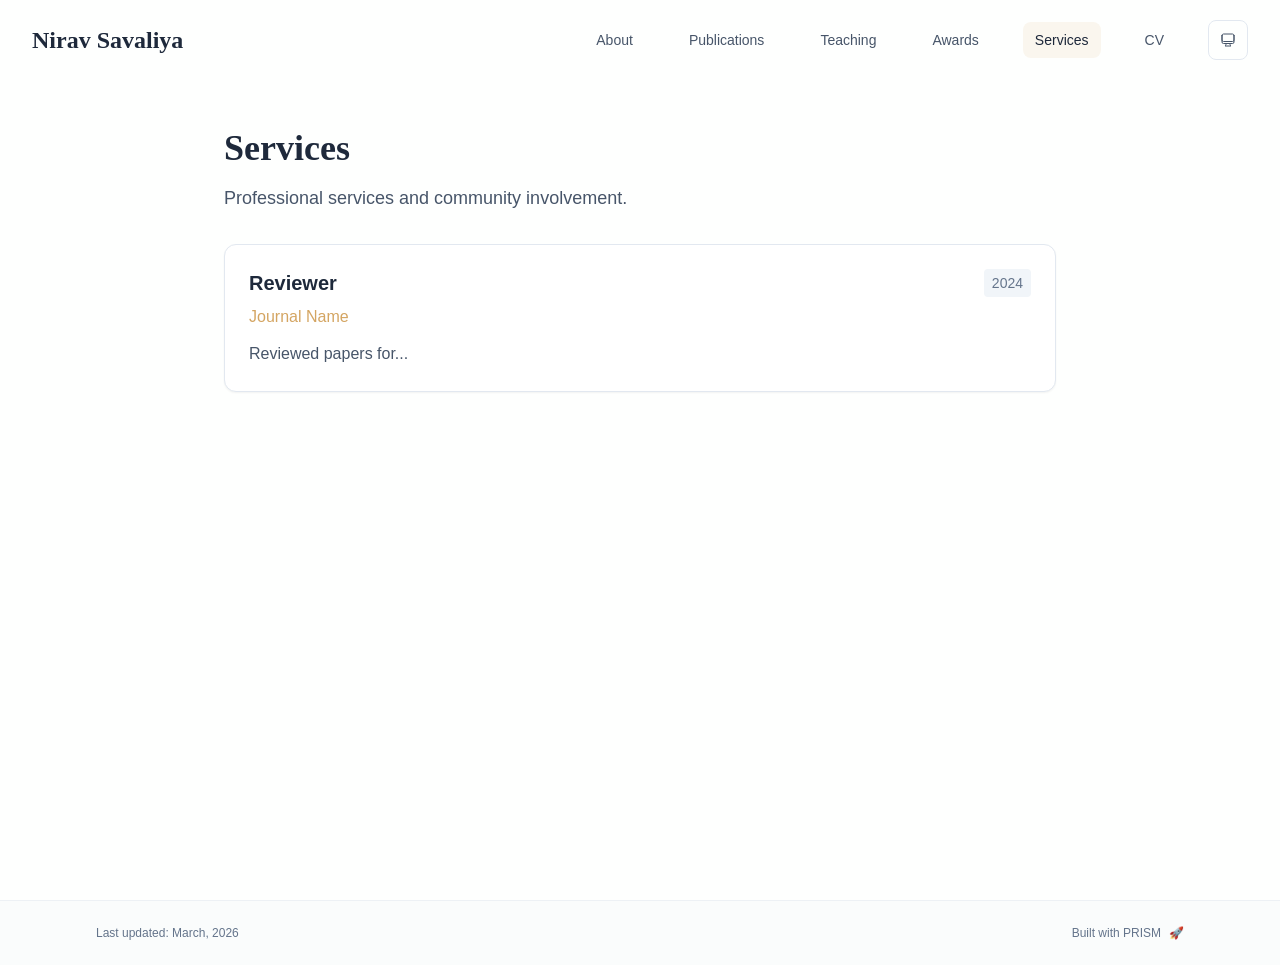
<file: services/index.html>
<!DOCTYPE html><html lang="en" class="scroll-smooth"><head><meta charSet="utf-8"/><meta name="viewport" content="width=device-width, initial-scale=1"/><link rel="stylesheet" href="/_next/static/css/92b53c90e215dddf.css" data-precedence="next"/><link rel="preload" as="script" fetchPriority="low" href="/_next/static/chunks/webpack-679b75d1c4c2027c.js"/><script src="/_next/static/chunks/4bd1b696-70b6d399998de86a.js" async=""></script><script src="/_next/static/chunks/684-5aaa8290a129f299.js" async=""></script><script src="/_next/static/chunks/main-app-fd77f2b550e8b7bd.js" async=""></script><script src="/_next/static/chunks/17-9c04c9413a9f9f1f.js" async=""></script><script src="/_next/static/chunks/874-6cc630662f3664af.js" async=""></script><script src="/_next/static/chunks/862-15038af301665bb3.js" async=""></script><script src="/_next/static/chunks/app/layout-2af47b306158555b.js" async=""></script><script src="/_next/static/chunks/178-595a94b9af1e67b5.js" async=""></script><script src="/_next/static/chunks/748-b0753eeaf12cb586.js" async=""></script><script src="/_next/static/chunks/app/%5Bslug%5D/page-3a8b456bd57b11b9.js" async=""></script><link rel="icon" href="/robot_favicon.svg" type="image/svg+xml"/><link rel="dns-prefetch" href="https://google-fonts.jialeliu.com"/><link rel="preconnect" href="https://google-fonts.jialeliu.com" crossorigin=""/><link rel="preload" as="style" href="https://google-fonts.jialeliu.com/css2?family=Inter:wght@300;400;500;600;700&amp;family=Crimson+Text:ital,wght@0,400;0,600;1,400&amp;display=swap"/><link rel="stylesheet" id="gfonts-css" href="https://google-fonts.jialeliu.com/css2?family=Inter:wght@300;400;500;600;700&amp;family=Crimson+Text:ital,wght@0,400;0,600;1,400&amp;display=swap" media="print"/><script>
              (function(){
                var l = document.getElementById('gfonts-css');
                if (!l) return;
                if (l.media !== 'all') {
                  l.addEventListener('load', function(){ try { l.media = 'all'; } catch(e){} });
                }
              })();
            </script><noscript><link rel="stylesheet" href="https://google-fonts.jialeliu.com/css2?family=Inter:wght@300;400;500;600;700&amp;family=Crimson+Text:ital,wght@0,400;0,600;1,400&amp;display=swap"/></noscript><script>
              try {
                const theme = localStorage.getItem('theme-storage');
                const parsed = theme ? JSON.parse(theme) : null;
                const setting = parsed?.state?.theme || 'system';
                const prefersDark = typeof window !== 'undefined' && window.matchMedia && window.matchMedia('(prefers-color-scheme: dark)').matches;
                const effective = setting === 'dark' ? 'dark' : (setting === 'light' ? 'light' : (prefersDark ? 'dark' : 'light'));
                var root = document.documentElement;
                root.classList.add(effective);
                root.setAttribute('data-theme', effective);
              } catch (e) {
                var root = document.documentElement;
                root.classList.add('light');
                root.setAttribute('data-theme', 'light');
              }
            </script><title>Services | Nirav Savaliya</title><meta name="description" content="Professional services and community involvement."/><meta name="author" content="Nirav Savaliya"/><meta name="keywords" content="Nirav Savaliya,PhD,Research,Honda Research Institute"/><meta name="creator" content="Nirav Savaliya"/><meta name="publisher" content="Nirav Savaliya"/><meta property="og:title" content="Nirav Savaliya"/><meta property="og:description" content="Sr. Robotics Research Engineer @ Honda Research Institute"/><meta property="og:site_name" content="Nirav Savaliya&#x27;s Academic Website"/><meta property="og:locale" content="en_US"/><meta property="og:type" content="website"/><meta name="twitter:card" content="summary"/><meta name="twitter:title" content="Nirav Savaliya"/><meta name="twitter:description" content="Sr. Robotics Research Engineer @ Honda Research Institute"/><link rel="icon" href="/robot_favicon.svg"/><script>document.querySelectorAll('body link[rel="icon"], body link[rel="apple-touch-icon"]').forEach(el => document.head.appendChild(el))</script><script src="/_next/static/chunks/polyfills-42372ed130431b0a.js" noModule=""></script></head><body class="font-sans antialiased"><div style="visibility:hidden"><nav class="fixed top-0 left-0 right-0 z-50" data-headlessui-state=""><div class="transition-all duration-300 ease-out bg-transparent" style="transform:translateY(-100px)"><div class="max-w-7xl mx-auto px-4 sm:px-6 lg:px-8"><div class="flex justify-between items-center h-16 lg:h-20"><div class="flex-shrink-0" tabindex="0"><a class="text-xl lg:text-2xl font-serif font-semibold text-primary hover:text-accent transition-colors duration-200" href="/">Nirav Savaliya</a></div><div class="hidden lg:block"><div class="ml-10 flex items-center space-x-8"><div class="flex items-baseline space-x-8"><a class="relative px-3 py-2 text-sm font-medium transition-all duration-200 rounded hover:bg-accent/10 hover:shadow-sm text-neutral-600 hover:text-primary" href="/"><span class="relative z-10">About</span></a><a class="relative px-3 py-2 text-sm font-medium transition-all duration-200 rounded hover:bg-accent/10 hover:shadow-sm text-neutral-600 hover:text-primary" href="/publications/"><span class="relative z-10">Publications</span></a><a class="relative px-3 py-2 text-sm font-medium transition-all duration-200 rounded hover:bg-accent/10 hover:shadow-sm text-neutral-600 hover:text-primary" href="/teaching/"><span class="relative z-10">Teaching</span></a><a class="relative px-3 py-2 text-sm font-medium transition-all duration-200 rounded hover:bg-accent/10 hover:shadow-sm text-neutral-600 hover:text-primary" href="/awards/"><span class="relative z-10">Awards</span></a><a class="relative px-3 py-2 text-sm font-medium transition-all duration-200 rounded hover:bg-accent/10 hover:shadow-sm text-primary" href="/services/"><span class="relative z-10">Services</span><div class="absolute inset-0 bg-accent/10 rounded-lg"></div></a><a class="relative px-3 py-2 text-sm font-medium transition-all duration-200 rounded hover:bg-accent/10 hover:shadow-sm text-neutral-600 hover:text-primary" href="/cv/"><span class="relative z-10">CV</span></a></div><div class="flex items-center justify-center w-10 h-10 rounded-lg border border-neutral-200 dark:border-[rgba(148,163,184,0.24)] bg-background dark:bg-neutral-800"><div class="w-4 h-4 rounded-full bg-neutral-300 animate-pulse"></div></div></div></div><div class="lg:hidden flex items-center space-x-2"><div class="flex items-center justify-center w-10 h-10 rounded-lg border border-neutral-200 dark:border-[rgba(148,163,184,0.24)] bg-background dark:bg-neutral-800"><div class="w-4 h-4 rounded-full bg-neutral-300 animate-pulse"></div></div><button class="inline-flex items-center justify-center p-2 rounded-md text-neutral-600 hover:text-primary hover:bg-neutral-100 dark:hover:bg-neutral-800 focus:outline-none focus:ring-2 focus:ring-inset focus:ring-accent transition-colors duration-200" id="headlessui-disclosure-button-«R5pdb»" type="button" aria-expanded="false" data-headlessui-state=""><span class="sr-only">Open main menu</span><div><svg xmlns="http://www.w3.org/2000/svg" fill="none" viewBox="0 0 24 24" stroke-width="1.5" stroke="currentColor" aria-hidden="true" data-slot="icon" class="block h-6 w-6"><path stroke-linecap="round" stroke-linejoin="round" d="M3.75 6.75h16.5M3.75 12h16.5m-16.5 5.25h16.5"></path></svg></div></button></div></div></div></div></nav><main class="min-h-screen pt-16 lg:pt-20"><div class="max-w-4xl mx-auto px-4 sm:px-6 lg:px-8 py-12"><div style="opacity:0;transform:translateY(20px)"><div class="mb-8"><h1 class="text-4xl font-serif font-bold text-primary mb-4">Services</h1><p class="text-lg text-neutral-600 dark:text-neutral-500 max-w-2xl">Professional services and community involvement.</p></div><div class="grid gap-6"><div class="bg-white dark:bg-neutral-900 p-6 rounded-xl shadow-sm border border-neutral-200 dark:border-neutral-800 hover:shadow-lg transition-all duration-200 hover:scale-[1.01]" style="opacity:0;transform:translateY(20px)"><div class="flex justify-between items-start mb-2"><h3 class="text-xl font-semibold text-primary">Reviewer</h3><span class="text-sm text-neutral-500 font-medium bg-neutral-100 dark:bg-neutral-800 px-2 py-1 rounded">2024</span></div><p class="text-base text-accent font-medium mb-3">Journal Name</p><p class="text-base text-neutral-600 dark:text-neutral-500 leading-relaxed">Reviewed papers for...</p></div></div></div></div><!--$--><!--/$--><!--$--><!--/$--></main><footer class="border-t border-neutral-200/50 bg-neutral-50/50 dark:bg-neutral-900/50 dark:border-neutral-700/50"><div class="max-w-6xl mx-auto px-4 sm:px-6 lg:px-8 py-6"><div class="flex flex-col sm:flex-row justify-between items-center gap-2"><p class="text-xs text-neutral-500">Last updated: <!-- -->March, 2026</p><p class="text-xs text-neutral-500 flex items-center"><a href="https://github.com/xyjoey/PRISM" target="_blank" rel="noopener noreferrer">Built with PRISM</a><span class="ml-2">🚀</span></p></div></div></footer></div><script src="/_next/static/chunks/webpack-679b75d1c4c2027c.js" async=""></script><script>(self.__next_f=self.__next_f||[]).push([0])</script><script>self.__next_f.push([1,"1:\"$Sreact.fragment\"\n2:I[3719,[\"17\",\"static/chunks/17-9c04c9413a9f9f1f.js\",\"874\",\"static/chunks/874-6cc630662f3664af.js\",\"862\",\"static/chunks/862-15038af301665bb3.js\",\"177\",\"static/chunks/app/layout-2af47b306158555b.js\"],\"ThemeProvider\"]\n3:I[768,[\"17\",\"static/chunks/17-9c04c9413a9f9f1f.js\",\"874\",\"static/chunks/874-6cc630662f3664af.js\",\"862\",\"static/chunks/862-15038af301665bb3.js\",\"177\",\"static/chunks/app/layout-2af47b306158555b.js\"],\"default\"]\n4:I[7555,[],\"\"]\n5:I[1295,[],\"\"]\n6:I[2548,[\"17\",\"static/chunks/17-9c04c9413a9f9f1f.js\",\"874\",\"static/chunks/874-6cc630662f3664af.js\",\"862\",\"static/chunks/862-15038af301665bb3.js\",\"177\",\"static/chunks/app/layout-2af47b306158555b.js\"],\"default\"]\n8:I[9665,[],\"MetadataBoundary\"]\na:I[9665,[],\"OutletBoundary\"]\nd:I[4911,[],\"AsyncMetadataOutlet\"]\nf:I[9665,[],\"ViewportBoundary\"]\n11:I[6614,[],\"\"]\n:HL[\"/_next/static/css/92b53c90e215dddf.css\",\"style\"]\n"])</script><script>self.__next_f.push([1,"0:{\"P\":null,\"b\":\"g3AhYNOeAIck5fB8_fgbw\",\"p\":\"\",\"c\":[\"\",\"services\",\"\"],\"i\":false,\"f\":[[[\"\",{\"children\":[[\"slug\",\"services\",\"d\"],{\"children\":[\"__PAGE__\",{}]}]},\"$undefined\",\"$undefined\",true],[\"\",[\"$\",\"$1\",\"c\",{\"children\":[[[\"$\",\"link\",\"0\",{\"rel\":\"stylesheet\",\"href\":\"/_next/static/css/92b53c90e215dddf.css\",\"precedence\":\"next\",\"crossOrigin\":\"$undefined\",\"nonce\":\"$undefined\"}]],[\"$\",\"html\",null,{\"lang\":\"en\",\"className\":\"scroll-smooth\",\"suppressHydrationWarning\":true,\"children\":[[\"$\",\"head\",null,{\"children\":[[\"$\",\"link\",null,{\"rel\":\"icon\",\"href\":\"/robot_favicon.svg\",\"type\":\"image/svg+xml\"}],[\"$\",\"link\",null,{\"rel\":\"dns-prefetch\",\"href\":\"https://google-fonts.jialeliu.com\"}],[\"$\",\"link\",null,{\"rel\":\"preconnect\",\"href\":\"https://google-fonts.jialeliu.com\",\"crossOrigin\":\"\"}],[\"$\",\"link\",null,{\"rel\":\"preload\",\"as\":\"style\",\"href\":\"https://google-fonts.jialeliu.com/css2?family=Inter:wght@300;400;500;600;700\u0026family=Crimson+Text:ital,wght@0,400;0,600;1,400\u0026display=swap\"}],[\"$\",\"link\",null,{\"rel\":\"stylesheet\",\"id\":\"gfonts-css\",\"href\":\"https://google-fonts.jialeliu.com/css2?family=Inter:wght@300;400;500;600;700\u0026family=Crimson+Text:ital,wght@0,400;0,600;1,400\u0026display=swap\",\"media\":\"print\"}],[\"$\",\"script\",null,{\"dangerouslySetInnerHTML\":{\"__html\":\"\\n              (function(){\\n                var l = document.getElementById('gfonts-css');\\n                if (!l) return;\\n                if (l.media !== 'all') {\\n                  l.addEventListener('load', function(){ try { l.media = 'all'; } catch(e){} });\\n                }\\n              })();\\n            \"}}],[\"$\",\"noscript\",null,{\"children\":[\"$\",\"link\",null,{\"rel\":\"stylesheet\",\"href\":\"https://google-fonts.jialeliu.com/css2?family=Inter:wght@300;400;500;600;700\u0026family=Crimson+Text:ital,wght@0,400;0,600;1,400\u0026display=swap\"}]}],[\"$\",\"script\",null,{\"dangerouslySetInnerHTML\":{\"__html\":\"\\n              try {\\n                const theme = localStorage.getItem('theme-storage');\\n                const parsed = theme ? JSON.parse(theme) : null;\\n                const setting = parsed?.state?.theme || 'system';\\n                const prefersDark = typeof window !== 'undefined' \u0026\u0026 window.matchMedia \u0026\u0026 window.matchMedia('(prefers-color-scheme: dark)').matches;\\n                const effective = setting === 'dark' ? 'dark' : (setting === 'light' ? 'light' : (prefersDark ? 'dark' : 'light'));\\n                var root = document.documentElement;\\n                root.classList.add(effective);\\n                root.setAttribute('data-theme', effective);\\n              } catch (e) {\\n                var root = document.documentElement;\\n                root.classList.add('light');\\n                root.setAttribute('data-theme', 'light');\\n              }\\n            \"}}]]}],[\"$\",\"body\",null,{\"className\":\"font-sans antialiased\",\"children\":[\"$\",\"$L2\",null,{\"children\":[[\"$\",\"$L3\",null,{\"items\":[{\"title\":\"About\",\"type\":\"page\",\"target\":\"about\",\"href\":\"/\"},{\"title\":\"Publications\",\"type\":\"page\",\"target\":\"publications\",\"href\":\"/publications\"},{\"title\":\"Teaching\",\"type\":\"page\",\"target\":\"teaching\",\"href\":\"/teaching\"},{\"title\":\"Awards\",\"type\":\"page\",\"target\":\"awards\",\"href\":\"/awards\"},{\"title\":\"Services\",\"type\":\"page\",\"target\":\"services\",\"href\":\"/services\"},{\"title\":\"CV\",\"type\":\"page\",\"target\":\"cv\",\"href\":\"/cv\"}],\"siteTitle\":\"Nirav Savaliya\",\"enableOnePageMode\":false}],[\"$\",\"main\",null,{\"className\":\"min-h-screen pt-16 lg:pt-20\",\"children\":[\"$\",\"$L4\",null,{\"parallelRouterKey\":\"children\",\"error\":\"$undefined\",\"errorStyles\":\"$undefined\",\"errorScripts\":\"$undefined\",\"template\":[\"$\",\"$L5\",null,{}],\"templateStyles\":\"$undefined\",\"templateScripts\":\"$undefined\",\"notFound\":[[[\"$\",\"title\",null,{\"children\":\"404: This page could not be found.\"}],[\"$\",\"div\",null,{\"style\":{\"fontFamily\":\"system-ui,\\\"Segoe UI\\\",Roboto,Helvetica,Arial,sans-serif,\\\"Apple Color Emoji\\\",\\\"Segoe UI Emoji\\\"\",\"height\":\"100vh\",\"textAlign\":\"center\",\"display\":\"flex\",\"flexDirection\":\"column\",\"alignItems\":\"center\",\"justifyContent\":\"center\"},\"children\":[\"$\",\"div\",null,{\"children\":[[\"$\",\"style\",null,{\"dangerouslySetInnerHTML\":{\"__html\":\"body{color:#000;background:#fff;margin:0}.next-error-h1{border-right:1px solid rgba(0,0,0,.3)}@media (prefers-color-scheme:dark){body{color:#fff;background:#000}.next-error-h1{border-right:1px solid rgba(255,255,255,.3)}}\"}}],[\"$\",\"h1\",null,{\"className\":\"next-error-h1\",\"style\":{\"display\":\"inline-block\",\"margin\":\"0 20px 0 0\",\"padding\":\"0 23px 0 0\",\"fontSize\":24,\"fontWeight\":500,\"verticalAlign\":\"top\",\"lineHeight\":\"49px\"},\"children\":404}],[\"$\",\"div\",null,{\"style\":{\"display\":\"inline-block\"},\"children\":[\"$\",\"h2\",null,{\"style\":{\"fontSize\":14,\"fontWeight\":400,\"lineHeight\":\"49px\",\"margin\":0},\"children\":\"This page could not be found.\"}]}]]}]}]],[]],\"forbidden\":\"$undefined\",\"unauthorized\":\"$undefined\"}]}],[\"$\",\"$L6\",null,{\"lastUpdated\":\"March, 2026\"}]]}]}]]}]]}],{\"children\":[[\"slug\",\"services\",\"d\"],[\"$\",\"$1\",\"c\",{\"children\":[null,[\"$\",\"$L4\",null,{\"parallelRouterKey\":\"children\",\"error\":\"$undefined\",\"errorStyles\":\"$undefined\",\"errorScripts\":\"$undefined\",\"template\":[\"$\",\"$L5\",null,{}],\"templateStyles\":\"$undefined\",\"templateScripts\":\"$undefined\",\"notFound\":\"$undefined\",\"forbidden\":\"$undefined\",\"unauthorized\":\"$undefined\"}]]}],{\"children\":[\"__PAGE__\",[\"$\",\"$1\",\"c\",{\"children\":[\"$L7\",[\"$\",\"$L8\",null,{\"children\":\"$L9\"}],null,[\"$\",\"$La\",null,{\"children\":[\"$Lb\",\"$Lc\",[\"$\",\"$Ld\",null,{\"promise\":\"$@e\"}]]}]]}],{},null,false]},null,false]},null,false],[\"$\",\"$1\",\"h\",{\"children\":[null,[\"$\",\"$1\",\"4_pnRWxdpSS3poeteRss5\",{\"children\":[[\"$\",\"$Lf\",null,{\"children\":\"$L10\"}],null]}],null]}],false]],\"m\":\"$undefined\",\"G\":[\"$11\",\"$undefined\"],\"s\":false,\"S\":true}\n"])</script><script>self.__next_f.push([1,"12:\"$Sreact.suspense\"\n13:I[4911,[],\"AsyncMetadata\"]\n15:I[3684,[\"17\",\"static/chunks/17-9c04c9413a9f9f1f.js\",\"178\",\"static/chunks/178-595a94b9af1e67b5.js\",\"748\",\"static/chunks/748-b0753eeaf12cb586.js\",\"182\",\"static/chunks/app/%5Bslug%5D/page-3a8b456bd57b11b9.js\"],\"default\"]\n9:[\"$\",\"$12\",null,{\"fallback\":null,\"children\":[\"$\",\"$L13\",null,{\"promise\":\"$@14\"}]}]\n7:[\"$\",\"div\",null,{\"className\":\"max-w-4xl mx-auto px-4 sm:px-6 lg:px-8 py-12\",\"children\":[false,false,[\"$\",\"$L15\",null,{\"config\":{\"type\":\"card\",\"title\":\"Services\",\"description\":\"Professional services and community involvement.\",\"items\":[{\"title\":\"Reviewer\",\"subtitle\":\"Journal Name\",\"date\":\"2024\",\"content\":\"Reviewed papers for...\"}]}}]]}]\n"])</script><script>self.__next_f.push([1,"c:null\n"])</script><script>self.__next_f.push([1,"10:[[\"$\",\"meta\",\"0\",{\"charSet\":\"utf-8\"}],[\"$\",\"meta\",\"1\",{\"name\":\"viewport\",\"content\":\"width=device-width, initial-scale=1\"}]]\nb:null\n"])</script><script>self.__next_f.push([1,"14:{\"metadata\":[[\"$\",\"title\",\"0\",{\"children\":\"Services | Nirav Savaliya\"}],[\"$\",\"meta\",\"1\",{\"name\":\"description\",\"content\":\"Professional services and community involvement.\"}],[\"$\",\"meta\",\"2\",{\"name\":\"author\",\"content\":\"Nirav Savaliya\"}],[\"$\",\"meta\",\"3\",{\"name\":\"keywords\",\"content\":\"Nirav Savaliya,PhD,Research,Honda Research Institute\"}],[\"$\",\"meta\",\"4\",{\"name\":\"creator\",\"content\":\"Nirav Savaliya\"}],[\"$\",\"meta\",\"5\",{\"name\":\"publisher\",\"content\":\"Nirav Savaliya\"}],[\"$\",\"meta\",\"6\",{\"property\":\"og:title\",\"content\":\"Nirav Savaliya\"}],[\"$\",\"meta\",\"7\",{\"property\":\"og:description\",\"content\":\"Sr. Robotics Research Engineer @ Honda Research Institute\"}],[\"$\",\"meta\",\"8\",{\"property\":\"og:site_name\",\"content\":\"Nirav Savaliya's Academic Website\"}],[\"$\",\"meta\",\"9\",{\"property\":\"og:locale\",\"content\":\"en_US\"}],[\"$\",\"meta\",\"10\",{\"property\":\"og:type\",\"content\":\"website\"}],[\"$\",\"meta\",\"11\",{\"name\":\"twitter:card\",\"content\":\"summary\"}],[\"$\",\"meta\",\"12\",{\"name\":\"twitter:title\",\"content\":\"Nirav Savaliya\"}],[\"$\",\"meta\",\"13\",{\"name\":\"twitter:description\",\"content\":\"Sr. Robotics Research Engineer @ Honda Research Institute\"}],[\"$\",\"link\",\"14\",{\"rel\":\"icon\",\"href\":\"/robot_favicon.svg\"}]],\"error\":null,\"digest\":\"$undefined\"}\ne:{\"metadata\":\"$14:metadata\",\"error\":null,\"digest\":\"$undefined\"}\n"])</script></body></html>
</file>
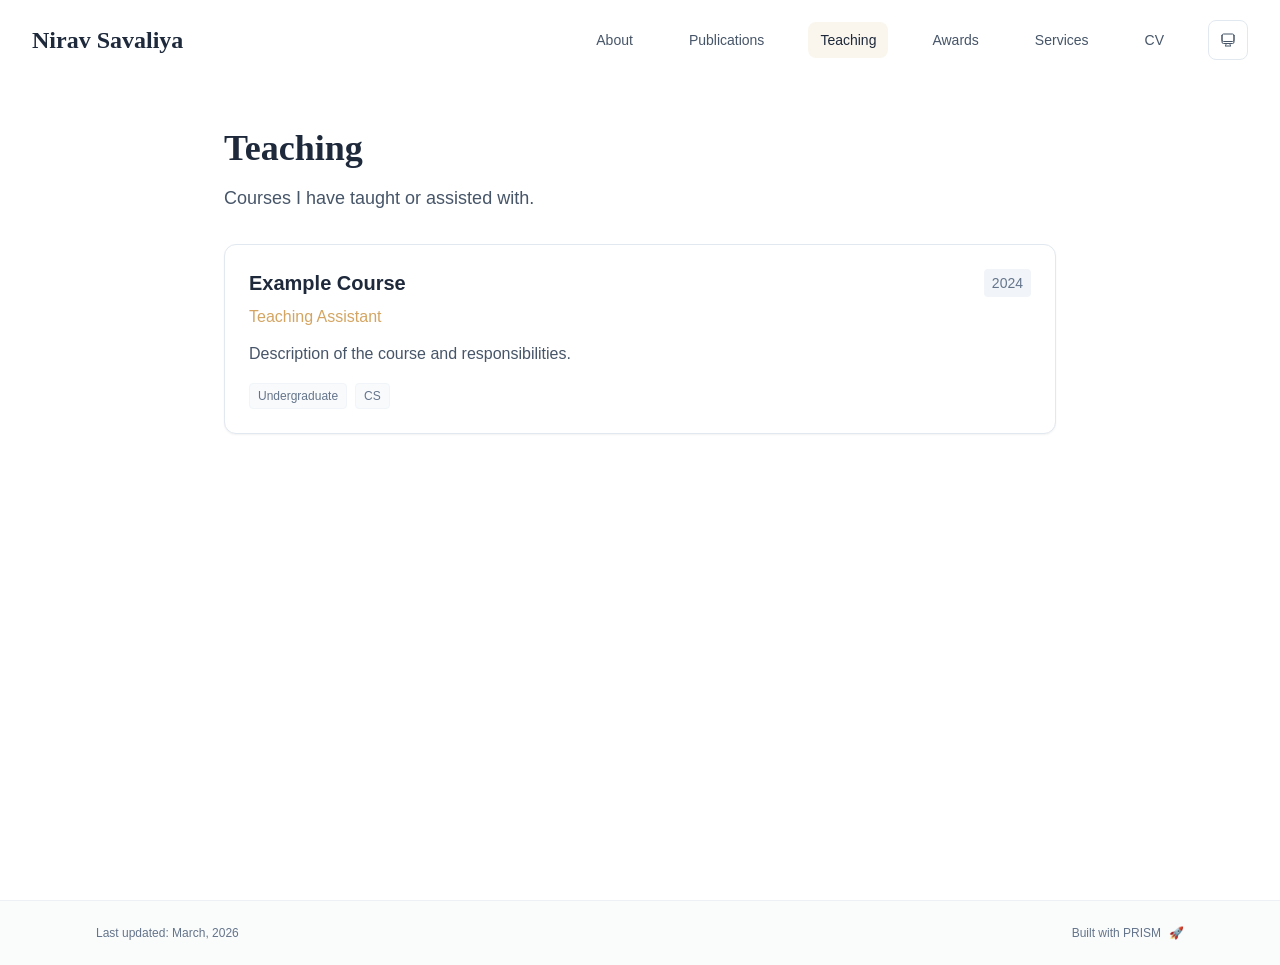
<file: teaching/index.html>
<!DOCTYPE html><html lang="en" class="scroll-smooth"><head><meta charSet="utf-8"/><meta name="viewport" content="width=device-width, initial-scale=1"/><link rel="stylesheet" href="/_next/static/css/92b53c90e215dddf.css" data-precedence="next"/><link rel="preload" as="script" fetchPriority="low" href="/_next/static/chunks/webpack-679b75d1c4c2027c.js"/><script src="/_next/static/chunks/4bd1b696-70b6d399998de86a.js" async=""></script><script src="/_next/static/chunks/684-5aaa8290a129f299.js" async=""></script><script src="/_next/static/chunks/main-app-fd77f2b550e8b7bd.js" async=""></script><script src="/_next/static/chunks/17-9c04c9413a9f9f1f.js" async=""></script><script src="/_next/static/chunks/874-6cc630662f3664af.js" async=""></script><script src="/_next/static/chunks/862-15038af301665bb3.js" async=""></script><script src="/_next/static/chunks/app/layout-2af47b306158555b.js" async=""></script><script src="/_next/static/chunks/178-595a94b9af1e67b5.js" async=""></script><script src="/_next/static/chunks/748-b0753eeaf12cb586.js" async=""></script><script src="/_next/static/chunks/app/%5Bslug%5D/page-3a8b456bd57b11b9.js" async=""></script><link rel="icon" href="/robot_favicon.svg" type="image/svg+xml"/><link rel="dns-prefetch" href="https://google-fonts.jialeliu.com"/><link rel="preconnect" href="https://google-fonts.jialeliu.com" crossorigin=""/><link rel="preload" as="style" href="https://google-fonts.jialeliu.com/css2?family=Inter:wght@300;400;500;600;700&amp;family=Crimson+Text:ital,wght@0,400;0,600;1,400&amp;display=swap"/><link rel="stylesheet" id="gfonts-css" href="https://google-fonts.jialeliu.com/css2?family=Inter:wght@300;400;500;600;700&amp;family=Crimson+Text:ital,wght@0,400;0,600;1,400&amp;display=swap" media="print"/><script>
              (function(){
                var l = document.getElementById('gfonts-css');
                if (!l) return;
                if (l.media !== 'all') {
                  l.addEventListener('load', function(){ try { l.media = 'all'; } catch(e){} });
                }
              })();
            </script><noscript><link rel="stylesheet" href="https://google-fonts.jialeliu.com/css2?family=Inter:wght@300;400;500;600;700&amp;family=Crimson+Text:ital,wght@0,400;0,600;1,400&amp;display=swap"/></noscript><script>
              try {
                const theme = localStorage.getItem('theme-storage');
                const parsed = theme ? JSON.parse(theme) : null;
                const setting = parsed?.state?.theme || 'system';
                const prefersDark = typeof window !== 'undefined' && window.matchMedia && window.matchMedia('(prefers-color-scheme: dark)').matches;
                const effective = setting === 'dark' ? 'dark' : (setting === 'light' ? 'light' : (prefersDark ? 'dark' : 'light'));
                var root = document.documentElement;
                root.classList.add(effective);
                root.setAttribute('data-theme', effective);
              } catch (e) {
                var root = document.documentElement;
                root.classList.add('light');
                root.setAttribute('data-theme', 'light');
              }
            </script><title>Teaching | Nirav Savaliya</title><meta name="description" content="Courses I have taught or assisted with."/><meta name="author" content="Nirav Savaliya"/><meta name="keywords" content="Nirav Savaliya,PhD,Research,Honda Research Institute"/><meta name="creator" content="Nirav Savaliya"/><meta name="publisher" content="Nirav Savaliya"/><meta property="og:title" content="Nirav Savaliya"/><meta property="og:description" content="Sr. Robotics Research Engineer @ Honda Research Institute"/><meta property="og:site_name" content="Nirav Savaliya&#x27;s Academic Website"/><meta property="og:locale" content="en_US"/><meta property="og:type" content="website"/><meta name="twitter:card" content="summary"/><meta name="twitter:title" content="Nirav Savaliya"/><meta name="twitter:description" content="Sr. Robotics Research Engineer @ Honda Research Institute"/><link rel="icon" href="/robot_favicon.svg"/><script>document.querySelectorAll('body link[rel="icon"], body link[rel="apple-touch-icon"]').forEach(el => document.head.appendChild(el))</script><script src="/_next/static/chunks/polyfills-42372ed130431b0a.js" noModule=""></script></head><body class="font-sans antialiased"><div style="visibility:hidden"><nav class="fixed top-0 left-0 right-0 z-50" data-headlessui-state=""><div class="transition-all duration-300 ease-out bg-transparent" style="transform:translateY(-100px)"><div class="max-w-7xl mx-auto px-4 sm:px-6 lg:px-8"><div class="flex justify-between items-center h-16 lg:h-20"><div class="flex-shrink-0" tabindex="0"><a class="text-xl lg:text-2xl font-serif font-semibold text-primary hover:text-accent transition-colors duration-200" href="/">Nirav Savaliya</a></div><div class="hidden lg:block"><div class="ml-10 flex items-center space-x-8"><div class="flex items-baseline space-x-8"><a class="relative px-3 py-2 text-sm font-medium transition-all duration-200 rounded hover:bg-accent/10 hover:shadow-sm text-neutral-600 hover:text-primary" href="/"><span class="relative z-10">About</span></a><a class="relative px-3 py-2 text-sm font-medium transition-all duration-200 rounded hover:bg-accent/10 hover:shadow-sm text-neutral-600 hover:text-primary" href="/publications/"><span class="relative z-10">Publications</span></a><a class="relative px-3 py-2 text-sm font-medium transition-all duration-200 rounded hover:bg-accent/10 hover:shadow-sm text-primary" href="/teaching/"><span class="relative z-10">Teaching</span><div class="absolute inset-0 bg-accent/10 rounded-lg"></div></a><a class="relative px-3 py-2 text-sm font-medium transition-all duration-200 rounded hover:bg-accent/10 hover:shadow-sm text-neutral-600 hover:text-primary" href="/awards/"><span class="relative z-10">Awards</span></a><a class="relative px-3 py-2 text-sm font-medium transition-all duration-200 rounded hover:bg-accent/10 hover:shadow-sm text-neutral-600 hover:text-primary" href="/services/"><span class="relative z-10">Services</span></a><a class="relative px-3 py-2 text-sm font-medium transition-all duration-200 rounded hover:bg-accent/10 hover:shadow-sm text-neutral-600 hover:text-primary" href="/cv/"><span class="relative z-10">CV</span></a></div><div class="flex items-center justify-center w-10 h-10 rounded-lg border border-neutral-200 dark:border-[rgba(148,163,184,0.24)] bg-background dark:bg-neutral-800"><div class="w-4 h-4 rounded-full bg-neutral-300 animate-pulse"></div></div></div></div><div class="lg:hidden flex items-center space-x-2"><div class="flex items-center justify-center w-10 h-10 rounded-lg border border-neutral-200 dark:border-[rgba(148,163,184,0.24)] bg-background dark:bg-neutral-800"><div class="w-4 h-4 rounded-full bg-neutral-300 animate-pulse"></div></div><button class="inline-flex items-center justify-center p-2 rounded-md text-neutral-600 hover:text-primary hover:bg-neutral-100 dark:hover:bg-neutral-800 focus:outline-none focus:ring-2 focus:ring-inset focus:ring-accent transition-colors duration-200" id="headlessui-disclosure-button-«R5pdb»" type="button" aria-expanded="false" data-headlessui-state=""><span class="sr-only">Open main menu</span><div><svg xmlns="http://www.w3.org/2000/svg" fill="none" viewBox="0 0 24 24" stroke-width="1.5" stroke="currentColor" aria-hidden="true" data-slot="icon" class="block h-6 w-6"><path stroke-linecap="round" stroke-linejoin="round" d="M3.75 6.75h16.5M3.75 12h16.5m-16.5 5.25h16.5"></path></svg></div></button></div></div></div></div></nav><main class="min-h-screen pt-16 lg:pt-20"><div class="max-w-4xl mx-auto px-4 sm:px-6 lg:px-8 py-12"><div style="opacity:0;transform:translateY(20px)"><div class="mb-8"><h1 class="text-4xl font-serif font-bold text-primary mb-4">Teaching</h1><p class="text-lg text-neutral-600 dark:text-neutral-500 max-w-2xl">Courses I have taught or assisted with.</p></div><div class="grid gap-6"><div class="bg-white dark:bg-neutral-900 p-6 rounded-xl shadow-sm border border-neutral-200 dark:border-neutral-800 hover:shadow-lg transition-all duration-200 hover:scale-[1.01]" style="opacity:0;transform:translateY(20px)"><div class="flex justify-between items-start mb-2"><h3 class="text-xl font-semibold text-primary">Example Course</h3><span class="text-sm text-neutral-500 font-medium bg-neutral-100 dark:bg-neutral-800 px-2 py-1 rounded">2024</span></div><p class="text-base text-accent font-medium mb-3">Teaching Assistant</p><p class="text-base text-neutral-600 dark:text-neutral-500 leading-relaxed">Description of the course and responsibilities.</p><div class="flex flex-wrap gap-2 mt-4"><span class="text-xs text-neutral-500 bg-neutral-50 dark:bg-neutral-800/50 px-2 py-1 rounded border border-neutral-100 dark:border-neutral-800">Undergraduate</span><span class="text-xs text-neutral-500 bg-neutral-50 dark:bg-neutral-800/50 px-2 py-1 rounded border border-neutral-100 dark:border-neutral-800">CS</span></div></div></div></div></div><!--$--><!--/$--><!--$--><!--/$--></main><footer class="border-t border-neutral-200/50 bg-neutral-50/50 dark:bg-neutral-900/50 dark:border-neutral-700/50"><div class="max-w-6xl mx-auto px-4 sm:px-6 lg:px-8 py-6"><div class="flex flex-col sm:flex-row justify-between items-center gap-2"><p class="text-xs text-neutral-500">Last updated: <!-- -->March, 2026</p><p class="text-xs text-neutral-500 flex items-center"><a href="https://github.com/xyjoey/PRISM" target="_blank" rel="noopener noreferrer">Built with PRISM</a><span class="ml-2">🚀</span></p></div></div></footer></div><script src="/_next/static/chunks/webpack-679b75d1c4c2027c.js" async=""></script><script>(self.__next_f=self.__next_f||[]).push([0])</script><script>self.__next_f.push([1,"1:\"$Sreact.fragment\"\n2:I[3719,[\"17\",\"static/chunks/17-9c04c9413a9f9f1f.js\",\"874\",\"static/chunks/874-6cc630662f3664af.js\",\"862\",\"static/chunks/862-15038af301665bb3.js\",\"177\",\"static/chunks/app/layout-2af47b306158555b.js\"],\"ThemeProvider\"]\n3:I[768,[\"17\",\"static/chunks/17-9c04c9413a9f9f1f.js\",\"874\",\"static/chunks/874-6cc630662f3664af.js\",\"862\",\"static/chunks/862-15038af301665bb3.js\",\"177\",\"static/chunks/app/layout-2af47b306158555b.js\"],\"default\"]\n4:I[7555,[],\"\"]\n5:I[1295,[],\"\"]\n6:I[2548,[\"17\",\"static/chunks/17-9c04c9413a9f9f1f.js\",\"874\",\"static/chunks/874-6cc630662f3664af.js\",\"862\",\"static/chunks/862-15038af301665bb3.js\",\"177\",\"static/chunks/app/layout-2af47b306158555b.js\"],\"default\"]\n8:I[9665,[],\"MetadataBoundary\"]\na:I[9665,[],\"OutletBoundary\"]\nd:I[4911,[],\"AsyncMetadataOutlet\"]\nf:I[9665,[],\"ViewportBoundary\"]\n11:I[6614,[],\"\"]\n:HL[\"/_next/static/css/92b53c90e215dddf.css\",\"style\"]\n"])</script><script>self.__next_f.push([1,"0:{\"P\":null,\"b\":\"g3AhYNOeAIck5fB8_fgbw\",\"p\":\"\",\"c\":[\"\",\"teaching\",\"\"],\"i\":false,\"f\":[[[\"\",{\"children\":[[\"slug\",\"teaching\",\"d\"],{\"children\":[\"__PAGE__\",{}]}]},\"$undefined\",\"$undefined\",true],[\"\",[\"$\",\"$1\",\"c\",{\"children\":[[[\"$\",\"link\",\"0\",{\"rel\":\"stylesheet\",\"href\":\"/_next/static/css/92b53c90e215dddf.css\",\"precedence\":\"next\",\"crossOrigin\":\"$undefined\",\"nonce\":\"$undefined\"}]],[\"$\",\"html\",null,{\"lang\":\"en\",\"className\":\"scroll-smooth\",\"suppressHydrationWarning\":true,\"children\":[[\"$\",\"head\",null,{\"children\":[[\"$\",\"link\",null,{\"rel\":\"icon\",\"href\":\"/robot_favicon.svg\",\"type\":\"image/svg+xml\"}],[\"$\",\"link\",null,{\"rel\":\"dns-prefetch\",\"href\":\"https://google-fonts.jialeliu.com\"}],[\"$\",\"link\",null,{\"rel\":\"preconnect\",\"href\":\"https://google-fonts.jialeliu.com\",\"crossOrigin\":\"\"}],[\"$\",\"link\",null,{\"rel\":\"preload\",\"as\":\"style\",\"href\":\"https://google-fonts.jialeliu.com/css2?family=Inter:wght@300;400;500;600;700\u0026family=Crimson+Text:ital,wght@0,400;0,600;1,400\u0026display=swap\"}],[\"$\",\"link\",null,{\"rel\":\"stylesheet\",\"id\":\"gfonts-css\",\"href\":\"https://google-fonts.jialeliu.com/css2?family=Inter:wght@300;400;500;600;700\u0026family=Crimson+Text:ital,wght@0,400;0,600;1,400\u0026display=swap\",\"media\":\"print\"}],[\"$\",\"script\",null,{\"dangerouslySetInnerHTML\":{\"__html\":\"\\n              (function(){\\n                var l = document.getElementById('gfonts-css');\\n                if (!l) return;\\n                if (l.media !== 'all') {\\n                  l.addEventListener('load', function(){ try { l.media = 'all'; } catch(e){} });\\n                }\\n              })();\\n            \"}}],[\"$\",\"noscript\",null,{\"children\":[\"$\",\"link\",null,{\"rel\":\"stylesheet\",\"href\":\"https://google-fonts.jialeliu.com/css2?family=Inter:wght@300;400;500;600;700\u0026family=Crimson+Text:ital,wght@0,400;0,600;1,400\u0026display=swap\"}]}],[\"$\",\"script\",null,{\"dangerouslySetInnerHTML\":{\"__html\":\"\\n              try {\\n                const theme = localStorage.getItem('theme-storage');\\n                const parsed = theme ? JSON.parse(theme) : null;\\n                const setting = parsed?.state?.theme || 'system';\\n                const prefersDark = typeof window !== 'undefined' \u0026\u0026 window.matchMedia \u0026\u0026 window.matchMedia('(prefers-color-scheme: dark)').matches;\\n                const effective = setting === 'dark' ? 'dark' : (setting === 'light' ? 'light' : (prefersDark ? 'dark' : 'light'));\\n                var root = document.documentElement;\\n                root.classList.add(effective);\\n                root.setAttribute('data-theme', effective);\\n              } catch (e) {\\n                var root = document.documentElement;\\n                root.classList.add('light');\\n                root.setAttribute('data-theme', 'light');\\n              }\\n            \"}}]]}],[\"$\",\"body\",null,{\"className\":\"font-sans antialiased\",\"children\":[\"$\",\"$L2\",null,{\"children\":[[\"$\",\"$L3\",null,{\"items\":[{\"title\":\"About\",\"type\":\"page\",\"target\":\"about\",\"href\":\"/\"},{\"title\":\"Publications\",\"type\":\"page\",\"target\":\"publications\",\"href\":\"/publications\"},{\"title\":\"Teaching\",\"type\":\"page\",\"target\":\"teaching\",\"href\":\"/teaching\"},{\"title\":\"Awards\",\"type\":\"page\",\"target\":\"awards\",\"href\":\"/awards\"},{\"title\":\"Services\",\"type\":\"page\",\"target\":\"services\",\"href\":\"/services\"},{\"title\":\"CV\",\"type\":\"page\",\"target\":\"cv\",\"href\":\"/cv\"}],\"siteTitle\":\"Nirav Savaliya\",\"enableOnePageMode\":false}],[\"$\",\"main\",null,{\"className\":\"min-h-screen pt-16 lg:pt-20\",\"children\":[\"$\",\"$L4\",null,{\"parallelRouterKey\":\"children\",\"error\":\"$undefined\",\"errorStyles\":\"$undefined\",\"errorScripts\":\"$undefined\",\"template\":[\"$\",\"$L5\",null,{}],\"templateStyles\":\"$undefined\",\"templateScripts\":\"$undefined\",\"notFound\":[[[\"$\",\"title\",null,{\"children\":\"404: This page could not be found.\"}],[\"$\",\"div\",null,{\"style\":{\"fontFamily\":\"system-ui,\\\"Segoe UI\\\",Roboto,Helvetica,Arial,sans-serif,\\\"Apple Color Emoji\\\",\\\"Segoe UI Emoji\\\"\",\"height\":\"100vh\",\"textAlign\":\"center\",\"display\":\"flex\",\"flexDirection\":\"column\",\"alignItems\":\"center\",\"justifyContent\":\"center\"},\"children\":[\"$\",\"div\",null,{\"children\":[[\"$\",\"style\",null,{\"dangerouslySetInnerHTML\":{\"__html\":\"body{color:#000;background:#fff;margin:0}.next-error-h1{border-right:1px solid rgba(0,0,0,.3)}@media (prefers-color-scheme:dark){body{color:#fff;background:#000}.next-error-h1{border-right:1px solid rgba(255,255,255,.3)}}\"}}],[\"$\",\"h1\",null,{\"className\":\"next-error-h1\",\"style\":{\"display\":\"inline-block\",\"margin\":\"0 20px 0 0\",\"padding\":\"0 23px 0 0\",\"fontSize\":24,\"fontWeight\":500,\"verticalAlign\":\"top\",\"lineHeight\":\"49px\"},\"children\":404}],[\"$\",\"div\",null,{\"style\":{\"display\":\"inline-block\"},\"children\":[\"$\",\"h2\",null,{\"style\":{\"fontSize\":14,\"fontWeight\":400,\"lineHeight\":\"49px\",\"margin\":0},\"children\":\"This page could not be found.\"}]}]]}]}]],[]],\"forbidden\":\"$undefined\",\"unauthorized\":\"$undefined\"}]}],[\"$\",\"$L6\",null,{\"lastUpdated\":\"March, 2026\"}]]}]}]]}]]}],{\"children\":[[\"slug\",\"teaching\",\"d\"],[\"$\",\"$1\",\"c\",{\"children\":[null,[\"$\",\"$L4\",null,{\"parallelRouterKey\":\"children\",\"error\":\"$undefined\",\"errorStyles\":\"$undefined\",\"errorScripts\":\"$undefined\",\"template\":[\"$\",\"$L5\",null,{}],\"templateStyles\":\"$undefined\",\"templateScripts\":\"$undefined\",\"notFound\":\"$undefined\",\"forbidden\":\"$undefined\",\"unauthorized\":\"$undefined\"}]]}],{\"children\":[\"__PAGE__\",[\"$\",\"$1\",\"c\",{\"children\":[\"$L7\",[\"$\",\"$L8\",null,{\"children\":\"$L9\"}],null,[\"$\",\"$La\",null,{\"children\":[\"$Lb\",\"$Lc\",[\"$\",\"$Ld\",null,{\"promise\":\"$@e\"}]]}]]}],{},null,false]},null,false]},null,false],[\"$\",\"$1\",\"h\",{\"children\":[null,[\"$\",\"$1\",\"f2oMANSxUYMHgLui__SJO\",{\"children\":[[\"$\",\"$Lf\",null,{\"children\":\"$L10\"}],null]}],null]}],false]],\"m\":\"$undefined\",\"G\":[\"$11\",\"$undefined\"],\"s\":false,\"S\":true}\n"])</script><script>self.__next_f.push([1,"12:\"$Sreact.suspense\"\n13:I[4911,[],\"AsyncMetadata\"]\n15:I[3684,[\"17\",\"static/chunks/17-9c04c9413a9f9f1f.js\",\"178\",\"static/chunks/178-595a94b9af1e67b5.js\",\"748\",\"static/chunks/748-b0753eeaf12cb586.js\",\"182\",\"static/chunks/app/%5Bslug%5D/page-3a8b456bd57b11b9.js\"],\"default\"]\n9:[\"$\",\"$12\",null,{\"fallback\":null,\"children\":[\"$\",\"$L13\",null,{\"promise\":\"$@14\"}]}]\n7:[\"$\",\"div\",null,{\"className\":\"max-w-4xl mx-auto px-4 sm:px-6 lg:px-8 py-12\",\"children\":[false,false,[\"$\",\"$L15\",null,{\"config\":{\"type\":\"card\",\"title\":\"Teaching\",\"description\":\"Courses I have taught or assisted with.\",\"items\":[{\"title\":\"Example Course\",\"subtitle\":\"Teaching Assistant\",\"date\":\"2024\",\"content\":\"Description of the course and responsibilities.\",\"tags\":[\"Undergraduate\",\"CS\"]}]}}]]}]\n"])</script><script>self.__next_f.push([1,"c:null\n"])</script><script>self.__next_f.push([1,"10:[[\"$\",\"meta\",\"0\",{\"charSet\":\"utf-8\"}],[\"$\",\"meta\",\"1\",{\"name\":\"viewport\",\"content\":\"width=device-width, initial-scale=1\"}]]\nb:null\n"])</script><script>self.__next_f.push([1,"14:{\"metadata\":[[\"$\",\"title\",\"0\",{\"children\":\"Teaching | Nirav Savaliya\"}],[\"$\",\"meta\",\"1\",{\"name\":\"description\",\"content\":\"Courses I have taught or assisted with.\"}],[\"$\",\"meta\",\"2\",{\"name\":\"author\",\"content\":\"Nirav Savaliya\"}],[\"$\",\"meta\",\"3\",{\"name\":\"keywords\",\"content\":\"Nirav Savaliya,PhD,Research,Honda Research Institute\"}],[\"$\",\"meta\",\"4\",{\"name\":\"creator\",\"content\":\"Nirav Savaliya\"}],[\"$\",\"meta\",\"5\",{\"name\":\"publisher\",\"content\":\"Nirav Savaliya\"}],[\"$\",\"meta\",\"6\",{\"property\":\"og:title\",\"content\":\"Nirav Savaliya\"}],[\"$\",\"meta\",\"7\",{\"property\":\"og:description\",\"content\":\"Sr. Robotics Research Engineer @ Honda Research Institute\"}],[\"$\",\"meta\",\"8\",{\"property\":\"og:site_name\",\"content\":\"Nirav Savaliya's Academic Website\"}],[\"$\",\"meta\",\"9\",{\"property\":\"og:locale\",\"content\":\"en_US\"}],[\"$\",\"meta\",\"10\",{\"property\":\"og:type\",\"content\":\"website\"}],[\"$\",\"meta\",\"11\",{\"name\":\"twitter:card\",\"content\":\"summary\"}],[\"$\",\"meta\",\"12\",{\"name\":\"twitter:title\",\"content\":\"Nirav Savaliya\"}],[\"$\",\"meta\",\"13\",{\"name\":\"twitter:description\",\"content\":\"Sr. Robotics Research Engineer @ Honda Research Institute\"}],[\"$\",\"link\",\"14\",{\"rel\":\"icon\",\"href\":\"/robot_favicon.svg\"}]],\"error\":null,\"digest\":\"$undefined\"}\ne:{\"metadata\":\"$14:metadata\",\"error\":null,\"digest\":\"$undefined\"}\n"])</script></body></html>
</file>
<file: _next/static/css/62ea3d19370eaea0.css>
/*! tailwindcss v4.1.10 | MIT License | https://tailwindcss.com */@layer properties{@supports (((-webkit-hyphens:none)) and (not (margin-trim:inline))) or ((-moz-orient:inline) and (not (color:rgb(from red r g b)))){*,::backdrop,:after,:before{--tw-translate-x:0;--tw-translate-y:0;--tw-translate-z:0;--tw-rotate-x:initial;--tw-rotate-y:initial;--tw-rotate-z:initial;--tw-skew-x:initial;--tw-skew-y:initial;--tw-space-y-reverse:0;--tw-space-x-reverse:0;--tw-border-style:solid;--tw-leading:initial;--tw-font-weight:initial;--tw-shadow:0 0 #0000;--tw-shadow-color:initial;--tw-shadow-alpha:100%;--tw-inset-shadow:0 0 #0000;--tw-inset-shadow-color:initial;--tw-inset-shadow-alpha:100%;--tw-ring-color:initial;--tw-ring-shadow:0 0 #0000;--tw-inset-ring-color:initial;--tw-inset-ring-shadow:0 0 #0000;--tw-ring-inset:initial;--tw-ring-offset-width:0px;--tw-ring-offset-color:#fff;--tw-ring-offset-shadow:0 0 #0000;--tw-blur:initial;--tw-brightness:initial;--tw-contrast:initial;--tw-grayscale:initial;--tw-hue-rotate:initial;--tw-invert:initial;--tw-opacity:initial;--tw-saturate:initial;--tw-sepia:initial;--tw-drop-shadow:initial;--tw-drop-shadow-color:initial;--tw-drop-shadow-alpha:100%;--tw-drop-shadow-size:initial;--tw-backdrop-blur:initial;--tw-backdrop-brightness:initial;--tw-backdrop-contrast:initial;--tw-backdrop-grayscale:initial;--tw-backdrop-hue-rotate:initial;--tw-backdrop-invert:initial;--tw-backdrop-opacity:initial;--tw-backdrop-saturate:initial;--tw-backdrop-sepia:initial;--tw-duration:initial;--tw-ease:initial;--tw-scale-x:1;--tw-scale-y:1;--tw-scale-z:1}}}@layer theme{:host,:root{--font-sans:"Inter",-apple-system,BlinkMacSystemFont,"Segoe UI",Roboto,sans-serif;--color-red-50:oklch(97.1% .013 17.38);--color-red-400:oklch(70.4% .191 22.216);--color-red-600:oklch(57.7% .245 27.325);--color-red-900:oklch(39.6% .141 25.723);--color-white:#fff;--spacing:.25rem;--container-2xl:42rem;--container-4xl:56rem;--container-5xl:64rem;--container-6xl:72rem;--container-7xl:80rem;--text-xs:.75rem;--text-xs--line-height:calc(1/.75);--text-sm:.875rem;--text-sm--line-height:calc(1.25/.875);--text-base:1rem;--text-base--line-height:calc(1.5/1);--text-lg:1.125rem;--text-lg--line-height:calc(1.75/1.125);--text-xl:1.25rem;--text-xl--line-height:calc(1.75/1.25);--text-2xl:1.5rem;--text-2xl--line-height:calc(2/1.5);--text-3xl:1.875rem;--text-3xl--line-height:calc(2.25/1.875);--text-4xl:2.25rem;--text-4xl--line-height:calc(2.5/2.25);--font-weight-medium:500;--font-weight-semibold:600;--font-weight-bold:700;--leading-tight:1.25;--leading-relaxed:1.625;--radius-md:.375rem;--radius-lg:.5rem;--radius-xl:.75rem;--radius-2xl:1rem;--ease-out:cubic-bezier(0,0,.2,1);--animate-pulse:pulse 2s cubic-bezier(.4,0,.6,1)infinite;--blur-xl:24px;--aspect-video:16/9;--default-transition-duration:.15s;--default-transition-timing-function:cubic-bezier(.4,0,.2,1);--default-font-family:"Inter",-apple-system,BlinkMacSystemFont,"Segoe UI",Roboto,sans-serif;--default-mono-font-family:"SF Mono",Monaco,"Cascadia Code","Roboto Mono",Consolas,"Courier New",monospace;--line-height-normal:1.5;--shadow-glass:0 8px 32px 0 #1f26875e}}@layer base{*,::backdrop,:after,:before{box-sizing:border-box;border:0 solid;margin:0;padding:0}::file-selector-button{box-sizing:border-box;border:0 solid;margin:0;padding:0}:host,html{-webkit-text-size-adjust:100%;tab-size:4;line-height:1.5;font-family:var(--default-font-family,ui-sans-serif,system-ui,sans-serif,"Apple Color Emoji","Segoe UI Emoji","Segoe UI Symbol","Noto Color Emoji");font-feature-settings:var(--default-font-feature-settings,normal);font-variation-settings:var(--default-font-variation-settings,normal);-webkit-tap-highlight-color:transparent}hr{height:0;color:inherit;border-top-width:1px}abbr:where([title]){-webkit-text-decoration:underline dotted;text-decoration:underline dotted}h1,h2,h3,h4,h5,h6{font-size:inherit;font-weight:inherit}a{color:inherit;-webkit-text-decoration:inherit;text-decoration:inherit}b,strong{font-weight:bolder}code,kbd,pre,samp{font-family:var(--default-mono-font-family,ui-monospace,SFMono-Regular,Menlo,Monaco,Consolas,"Liberation Mono","Courier New",monospace);font-feature-settings:var(--default-mono-font-feature-settings,normal);font-variation-settings:var(--default-mono-font-variation-settings,normal);font-size:1em}small{font-size:80%}sub,sup{vertical-align:baseline;font-size:75%;line-height:0;position:relative}sub{bottom:-.25em}sup{top:-.5em}table{text-indent:0;border-color:inherit;border-collapse:collapse}:-moz-focusring{outline:auto}progress{vertical-align:baseline}summary{display:list-item}menu,ol,ul{list-style:none}audio,canvas,embed,iframe,img,object,svg,video{vertical-align:middle;display:block}img,video{max-width:100%;height:auto}button,input,optgroup,select,textarea{font:inherit;font-feature-settings:inherit;font-variation-settings:inherit;letter-spacing:inherit;color:inherit;opacity:1;background-color:#0000;border-radius:0}::file-selector-button{font:inherit;font-feature-settings:inherit;font-variation-settings:inherit;letter-spacing:inherit;color:inherit;opacity:1;background-color:#0000;border-radius:0}:where(select:is([multiple],[size])) optgroup{font-weight:bolder}:where(select:is([multiple],[size])) optgroup option{padding-inline-start:20px}::file-selector-button{margin-inline-end:4px}::placeholder{opacity:1}@supports (not ((-webkit-appearance:-apple-pay-button))) or (contain-intrinsic-size:1px){::placeholder{color:currentColor}@supports (color:color-mix(in lab,red,red)){::placeholder{color:color-mix(in oklab,currentcolor 50%,transparent)}}}textarea{resize:vertical}::-webkit-search-decoration{-webkit-appearance:none}::-webkit-date-and-time-value{min-height:1lh;text-align:inherit}::-webkit-datetime-edit{display:inline-flex}::-webkit-datetime-edit-fields-wrapper{padding:0}::-webkit-datetime-edit,::-webkit-datetime-edit-year-field{padding-block:0}::-webkit-datetime-edit-day-field,::-webkit-datetime-edit-month-field{padding-block:0}::-webkit-datetime-edit-hour-field,::-webkit-datetime-edit-minute-field{padding-block:0}::-webkit-datetime-edit-millisecond-field,::-webkit-datetime-edit-second-field{padding-block:0}::-webkit-datetime-edit-meridiem-field{padding-block:0}:-moz-ui-invalid{box-shadow:none}button,input:where([type=button],[type=reset],[type=submit]){appearance:button}::file-selector-button{appearance:button}::-webkit-inner-spin-button,::-webkit-outer-spin-button{height:auto}[hidden]:where(:not([hidden=until-found])){display:none!important}}@layer components;@layer utilities{.sr-only{clip:rect(0,0,0,0);white-space:nowrap;border-width:0;width:1px;height:1px;margin:-1px;padding:0;overflow:hidden}.absolute,.sr-only{position:absolute}.fixed{position:fixed}.relative{position:relative}.static{position:static}.sticky{position:sticky}.inset-0{inset:calc(var(--spacing)*0)}.top-0{top:calc(var(--spacing)*0)}.top-1\/2{top:50%}.top-2{top:calc(var(--spacing)*2)}.top-8{top:calc(var(--spacing)*8)}.top-full{top:100%}.right-0{right:calc(var(--spacing)*0)}.right-2{right:calc(var(--spacing)*2)}.left-0{left:calc(var(--spacing)*0)}.left-1\/2{left:50%}.left-3{left:calc(var(--spacing)*3)}.z-10{z-index:10}.z-20{z-index:20}.z-40{z-index:40}.z-50{z-index:50}.mx-auto{margin-inline:auto}.my-4{margin-block:calc(var(--spacing)*4)}.mt-1{margin-top:calc(var(--spacing)*1)}.mt-2{margin-top:calc(var(--spacing)*2)}.mt-4{margin-top:calc(var(--spacing)*4)}.mt-6{margin-top:calc(var(--spacing)*6)}.mt-8{margin-top:calc(var(--spacing)*8)}.mt-auto{margin-top:auto}.mr-1{margin-right:calc(var(--spacing)*1)}.mr-1\.5{margin-right:calc(var(--spacing)*1.5)}.mr-2{margin-right:calc(var(--spacing)*2)}.mb-1{margin-bottom:calc(var(--spacing)*1)}.mb-2{margin-bottom:calc(var(--spacing)*2)}.mb-3{margin-bottom:calc(var(--spacing)*3)}.mb-4{margin-bottom:calc(var(--spacing)*4)}.mb-6{margin-bottom:calc(var(--spacing)*6)}.mb-8{margin-bottom:calc(var(--spacing)*8)}.ml-0{margin-left:calc(var(--spacing)*0)}.ml-2{margin-left:calc(var(--spacing)*2)}.ml-4{margin-left:calc(var(--spacing)*4)}.ml-10{margin-left:calc(var(--spacing)*10)}.line-clamp-2{-webkit-line-clamp:2}.line-clamp-2,.line-clamp-3{-webkit-box-orient:vertical;display:-webkit-box;overflow:hidden}.line-clamp-3{-webkit-line-clamp:3}.block{display:block}.contents{display:contents}.flex{display:flex}.grid{display:grid}.hidden{display:none}.inline-flex{display:inline-flex}.aspect-video{aspect-ratio:var(--aspect-video)}.h-0{height:calc(var(--spacing)*0)}.h-2\.5{height:calc(var(--spacing)*2.5)}.h-3{height:calc(var(--spacing)*3)}.h-4{height:calc(var(--spacing)*4)}.h-5{height:calc(var(--spacing)*5)}.h-6{height:calc(var(--spacing)*6)}.h-10{height:calc(var(--spacing)*10)}.h-16{height:calc(var(--spacing)*16)}.h-64{height:calc(var(--spacing)*64)}.h-full{height:100%}.min-h-screen{min-height:100vh}.w-0{width:calc(var(--spacing)*0)}.w-2\.5{width:calc(var(--spacing)*2.5)}.w-3{width:calc(var(--spacing)*3)}.w-4{width:calc(var(--spacing)*4)}.w-5{width:calc(var(--spacing)*5)}.w-6{width:calc(var(--spacing)*6)}.w-10{width:calc(var(--spacing)*10)}.w-16{width:calc(var(--spacing)*16)}.w-32{width:calc(var(--spacing)*32)}.w-64{width:calc(var(--spacing)*64)}.w-full{width:100%}.max-w-2xl{max-width:var(--container-2xl)}.max-w-4xl{max-width:var(--container-4xl)}.max-w-5xl{max-width:var(--container-5xl)}.max-w-6xl{max-width:var(--container-6xl)}.max-w-7xl{max-width:var(--container-7xl)}.max-w-\[calc\(100vw-2rem\)\]{max-width:calc(100vw - 2rem)}.flex-shrink-0{flex-shrink:0}.flex-grow{flex-grow:1}.-translate-x-1\/2{--tw-translate-x:calc(calc(1/2*100%)*-1)}.-translate-x-1\/2,.-translate-y-1\/2{translate:var(--tw-translate-x)var(--tw-translate-y)}.-translate-y-1\/2{--tw-translate-y:calc(calc(1/2*100%)*-1)}.-translate-y-full{--tw-translate-y:-100%;translate:var(--tw-translate-x)var(--tw-translate-y)}.transform{transform:var(--tw-rotate-x,)var(--tw-rotate-y,)var(--tw-rotate-z,)var(--tw-skew-x,)var(--tw-skew-y,)}.animate-pulse{animation:var(--animate-pulse)}.cursor-pointer{cursor:pointer}.scroll-mt-24{scroll-margin-top:calc(var(--spacing)*24)}.list-inside{list-style-position:inside}.list-decimal{list-style-type:decimal}.list-disc{list-style-type:disc}.grid-cols-1{grid-template-columns:repeat(1,minmax(0,1fr))}.flex-col{flex-direction:column}.flex-wrap{flex-wrap:wrap}.items-baseline{align-items:baseline}.items-center{align-items:center}.items-start{align-items:flex-start}.justify-between{justify-content:space-between}.justify-center{justify-content:center}.gap-2{gap:calc(var(--spacing)*2)}.gap-3{gap:calc(var(--spacing)*3)}.gap-4{gap:calc(var(--spacing)*4)}.gap-6{gap:calc(var(--spacing)*6)}.gap-12{gap:calc(var(--spacing)*12)}:where(.space-y-1>:not(:last-child)){--tw-space-y-reverse:0;margin-block-start:calc(calc(var(--spacing)*1)*var(--tw-space-y-reverse));margin-block-end:calc(calc(var(--spacing)*1)*calc(1 - var(--tw-space-y-reverse)))}:where(.space-y-2>:not(:last-child)){--tw-space-y-reverse:0;margin-block-start:calc(calc(var(--spacing)*2)*var(--tw-space-y-reverse));margin-block-end:calc(calc(var(--spacing)*2)*calc(1 - var(--tw-space-y-reverse)))}:where(.space-y-3>:not(:last-child)){--tw-space-y-reverse:0;margin-block-start:calc(calc(var(--spacing)*3)*var(--tw-space-y-reverse));margin-block-end:calc(calc(var(--spacing)*3)*calc(1 - var(--tw-space-y-reverse)))}:where(.space-y-4>:not(:last-child)){--tw-space-y-reverse:0;margin-block-start:calc(calc(var(--spacing)*4)*var(--tw-space-y-reverse));margin-block-end:calc(calc(var(--spacing)*4)*calc(1 - var(--tw-space-y-reverse)))}:where(.space-y-6>:not(:last-child)){--tw-space-y-reverse:0;margin-block-start:calc(calc(var(--spacing)*6)*var(--tw-space-y-reverse));margin-block-end:calc(calc(var(--spacing)*6)*calc(1 - var(--tw-space-y-reverse)))}:where(.space-y-8>:not(:last-child)){--tw-space-y-reverse:0;margin-block-start:calc(calc(var(--spacing)*8)*var(--tw-space-y-reverse));margin-block-end:calc(calc(var(--spacing)*8)*calc(1 - var(--tw-space-y-reverse)))}:where(.space-x-0\.5>:not(:last-child)){--tw-space-x-reverse:0;margin-inline-start:calc(calc(var(--spacing)*.5)*var(--tw-space-x-reverse));margin-inline-end:calc(calc(var(--spacing)*.5)*calc(1 - var(--tw-space-x-reverse)))}:where(.space-x-2>:not(:last-child)){--tw-space-x-reverse:0;margin-inline-start:calc(calc(var(--spacing)*2)*var(--tw-space-x-reverse));margin-inline-end:calc(calc(var(--spacing)*2)*calc(1 - var(--tw-space-x-reverse)))}:where(.space-x-3>:not(:last-child)){--tw-space-x-reverse:0;margin-inline-start:calc(calc(var(--spacing)*3)*var(--tw-space-x-reverse));margin-inline-end:calc(calc(var(--spacing)*3)*calc(1 - var(--tw-space-x-reverse)))}:where(.space-x-8>:not(:last-child)){--tw-space-x-reverse:0;margin-inline-start:calc(calc(var(--spacing)*8)*var(--tw-space-x-reverse));margin-inline-end:calc(calc(var(--spacing)*8)*calc(1 - var(--tw-space-x-reverse)))}.overflow-hidden{overflow:hidden}.overflow-x-auto{overflow-x:auto}.scroll-smooth{scroll-behavior:smooth}.rounded{border-radius:.25rem}.rounded-2xl{border-radius:var(--radius-2xl)}.rounded-full{border-radius:3.40282e+38px}.rounded-lg{border-radius:var(--radius-lg)}.rounded-md{border-radius:var(--radius-md)}.rounded-xl{border-radius:var(--radius-xl)}.border{border-style:var(--tw-border-style);border-width:1px}.border-t{border-top-style:var(--tw-border-style);border-top-width:1px}.border-t-4{border-top-style:var(--tw-border-style);border-top-width:4px}.border-r-4{border-right-style:var(--tw-border-style);border-right-width:4px}.border-b{border-bottom-style:var(--tw-border-style);border-bottom-width:1px}.border-l-4{border-left-style:var(--tw-border-style);border-left-width:4px}.border-accent,.border-accent\/50{border-color:var(--accent)}@supports (color:color-mix(in lab,red,red)){.border-accent\/50{border-color:color-mix(in oklab,var(--accent)50%,transparent)}}.border-neutral-100{border-color:var(--neutral-100)}.border-neutral-200,.border-neutral-200\/50{border-color:var(--neutral-200)}@supports (color:color-mix(in lab,red,red)){.border-neutral-200\/50{border-color:color-mix(in oklab,var(--neutral-200)50%,transparent)}}.border-transparent{border-color:#0000}.border-t-accent{border-top-color:var(--accent)}.border-t-neutral-800{border-top-color:var(--neutral-800)}.bg-accent,.bg-accent\/10{background-color:var(--accent)}@supports (color:color-mix(in lab,red,red)){.bg-accent\/10{background-color:color-mix(in oklab,var(--accent)10%,transparent)}}.bg-background,.bg-background\/80{background-color:var(--background)}@supports (color:color-mix(in lab,red,red)){.bg-background\/80{background-color:color-mix(in oklab,var(--background)80%,transparent)}}.bg-background\/95{background-color:var(--background)}@supports (color:color-mix(in lab,red,red)){.bg-background\/95{background-color:color-mix(in oklab,var(--background)95%,transparent)}}.bg-neutral-50,.bg-neutral-50\/50{background-color:var(--neutral-50)}@supports (color:color-mix(in lab,red,red)){.bg-neutral-50\/50{background-color:color-mix(in oklab,var(--neutral-50)50%,transparent)}}.bg-neutral-100{background-color:var(--neutral-100)}.bg-neutral-300{background-color:var(--neutral-300)}.bg-neutral-800{background-color:var(--neutral-800)}.bg-red-50{background-color:var(--color-red-50)}.bg-transparent{background-color:#0000}.bg-white{background-color:var(--color-white)}.object-cover{object-fit:cover}.object-\[32\%_center\]{object-position:32% center}.p-1\.5{padding:calc(var(--spacing)*1.5)}.p-2{padding:calc(var(--spacing)*2)}.p-4{padding:calc(var(--spacing)*4)}.p-6{padding:calc(var(--spacing)*6)}.px-2{padding-inline:calc(var(--spacing)*2)}.px-3{padding-inline:calc(var(--spacing)*3)}.px-4{padding-inline:calc(var(--spacing)*4)}.py-1{padding-block:calc(var(--spacing)*1)}.py-2{padding-block:calc(var(--spacing)*2)}.py-3{padding-block:calc(var(--spacing)*3)}.py-6{padding-block:calc(var(--spacing)*6)}.py-8{padding-block:calc(var(--spacing)*8)}.py-12{padding-block:calc(var(--spacing)*12)}.pt-2{padding-top:calc(var(--spacing)*2)}.pt-16{padding-top:calc(var(--spacing)*16)}.pr-4{padding-right:calc(var(--spacing)*4)}.pb-2{padding-bottom:calc(var(--spacing)*2)}.pb-3{padding-bottom:calc(var(--spacing)*3)}.pl-4{padding-left:calc(var(--spacing)*4)}.pl-10{padding-left:calc(var(--spacing)*10)}.text-center{text-align:center}.text-left{text-align:left}.font-mono{font-family:SF Mono,Monaco,Cascadia Code,Roboto Mono,Consolas,Courier New,monospace}.font-sans{font-family:Inter,-apple-system,BlinkMacSystemFont,Segoe UI,Roboto,sans-serif}.font-serif{font-family:Crimson Text,Georgia,serif}.text-2xl{font-size:var(--text-2xl);line-height:var(--tw-leading,var(--text-2xl--line-height))}.text-3xl{font-size:var(--text-3xl);line-height:var(--tw-leading,var(--text-3xl--line-height))}.text-4xl{font-size:var(--text-4xl);line-height:var(--tw-leading,var(--text-4xl--line-height))}.text-base{font-size:var(--text-base);line-height:var(--tw-leading,var(--text-base--line-height))}.text-lg{font-size:var(--text-lg);line-height:var(--tw-leading,var(--text-lg--line-height))}.text-sm{font-size:var(--text-sm);line-height:var(--tw-leading,var(--text-sm--line-height))}.text-xl{font-size:var(--text-xl);line-height:var(--tw-leading,var(--text-xl--line-height))}.text-xs{font-size:var(--text-xs);line-height:var(--tw-leading,var(--text-xs--line-height))}.leading-relaxed{--tw-leading:var(--leading-relaxed);line-height:var(--leading-relaxed)}.leading-tight{--tw-leading:var(--leading-tight);line-height:var(--leading-tight)}.font-bold{--tw-font-weight:var(--font-weight-bold);font-weight:var(--font-weight-bold)}.font-medium{--tw-font-weight:var(--font-weight-medium);font-weight:var(--font-weight-medium)}.font-semibold{--tw-font-weight:var(--font-weight-semibold);font-weight:var(--font-weight-semibold)}.break-words{overflow-wrap:break-word}.whitespace-nowrap{white-space:nowrap}.whitespace-pre-wrap{white-space:pre-wrap}.text-accent{color:var(--accent)}.text-neutral-400{color:var(--neutral-400)}.text-neutral-500{color:var(--neutral-500)}.text-neutral-600{color:var(--neutral-600)}.text-neutral-700{color:var(--neutral-700)}.text-neutral-800{color:var(--neutral-800)}.text-primary{color:var(--primary)}.text-red-600{color:var(--color-red-600)}.text-white{color:var(--color-white)}.capitalize{text-transform:capitalize}.italic{font-style:italic}.underline{text-decoration-line:underline}.decoration-accent{-webkit-text-decoration-color:var(--accent);text-decoration-color:var(--accent)}.decoration-neutral-400{-webkit-text-decoration-color:var(--neutral-400);text-decoration-color:var(--neutral-400)}.underline-offset-4{text-underline-offset:4px}.antialiased{-webkit-font-smoothing:antialiased;-moz-osx-font-smoothing:grayscale}.opacity-60{opacity:.6}.shadow-lg{--tw-shadow:0 10px 15px -3px var(--tw-shadow-color,#0000001a),0 4px 6px -2px var(--tw-shadow-color,#0000000d)}.shadow-lg,.shadow-sm{box-shadow:var(--tw-inset-shadow),var(--tw-inset-ring-shadow),var(--tw-ring-offset-shadow),var(--tw-ring-shadow),var(--tw-shadow)}.shadow-sm{--tw-shadow:0 1px 2px 0 var(--tw-shadow-color,#0000000d)}.filter{filter:var(--tw-blur,)var(--tw-brightness,)var(--tw-contrast,)var(--tw-grayscale,)var(--tw-hue-rotate,)var(--tw-invert,)var(--tw-saturate,)var(--tw-sepia,)var(--tw-drop-shadow,)}.backdrop-blur-xl{--tw-backdrop-blur:blur(var(--blur-xl));-webkit-backdrop-filter:var(--tw-backdrop-blur,)var(--tw-backdrop-brightness,)var(--tw-backdrop-contrast,)var(--tw-backdrop-grayscale,)var(--tw-backdrop-hue-rotate,)var(--tw-backdrop-invert,)var(--tw-backdrop-opacity,)var(--tw-backdrop-saturate,)var(--tw-backdrop-sepia,);backdrop-filter:var(--tw-backdrop-blur,)var(--tw-backdrop-brightness,)var(--tw-backdrop-contrast,)var(--tw-backdrop-grayscale,)var(--tw-backdrop-hue-rotate,)var(--tw-backdrop-invert,)var(--tw-backdrop-opacity,)var(--tw-backdrop-saturate,)var(--tw-backdrop-sepia,)}.transition{transition-property:color,background-color,border-color,outline-color,text-decoration-color,fill,stroke,--tw-gradient-from,--tw-gradient-via,--tw-gradient-to,opacity,box-shadow,transform,translate,scale,rotate,filter,-webkit-backdrop-filter,backdrop-filter,display,visibility,content-visibility,overlay,pointer-events;transition-timing-function:var(--tw-ease,var(--default-transition-timing-function));transition-duration:var(--tw-duration,var(--default-transition-duration))}.transition-all{transition-property:all;transition-timing-function:var(--tw-ease,var(--default-transition-timing-function));transition-duration:var(--tw-duration,var(--default-transition-duration))}.transition-colors{transition-property:color,background-color,border-color,outline-color,text-decoration-color,fill,stroke,--tw-gradient-from,--tw-gradient-via,--tw-gradient-to;transition-timing-function:var(--tw-ease,var(--default-transition-timing-function));transition-duration:var(--tw-duration,var(--default-transition-duration))}.duration-200{--tw-duration:.2s;transition-duration:.2s}.duration-300{--tw-duration:.3s;transition-duration:.3s}.ease-out{--tw-ease:var(--ease-out);transition-timing-function:var(--ease-out)}.last\:mb-0:last-child{margin-bottom:calc(var(--spacing)*0)}@media (hover:hover){.hover\:scale-105:hover{--tw-scale-x:105%;--tw-scale-y:105%;--tw-scale-z:105%;scale:var(--tw-scale-x)var(--tw-scale-y)}.hover\:scale-\[1\.01\]:hover{scale:1.01}.hover\:scale-\[1\.02\]:hover{scale:1.02}.hover\:border-accent:hover{border-color:var(--accent)}.hover\:bg-accent:hover{background-color:var(--accent)}.hover\:bg-accent-dark:hover{background-color:var(--accent-dark)}.hover\:bg-accent\/10:hover{background-color:var(--accent)}@supports (color:color-mix(in lab,red,red)){.hover\:bg-accent\/10:hover{background-color:color-mix(in oklab,var(--accent)10%,transparent)}}.hover\:bg-neutral-50:hover{background-color:var(--neutral-50)}.hover\:bg-neutral-100:hover{background-color:var(--neutral-100)}.hover\:bg-red-50:hover{background-color:var(--color-red-50)}.hover\:text-accent:hover{color:var(--accent)}.hover\:text-accent-dark:hover{color:var(--accent-dark)}.hover\:text-primary:hover{color:var(--primary)}.hover\:text-red-600:hover{color:var(--color-red-600)}.hover\:text-white:hover{color:var(--color-white)}.hover\:underline:hover{text-decoration-line:underline}.hover\:shadow-lg:hover{--tw-shadow:0 10px 15px -3px var(--tw-shadow-color,#0000001a),0 4px 6px -2px var(--tw-shadow-color,#0000000d)}.hover\:shadow-lg:hover,.hover\:shadow-md:hover{box-shadow:var(--tw-inset-shadow),var(--tw-inset-ring-shadow),var(--tw-ring-offset-shadow),var(--tw-ring-shadow),var(--tw-shadow)}.hover\:shadow-md:hover{--tw-shadow:0 4px 6px -1px var(--tw-shadow-color,#0000001a),0 2px 4px -1px var(--tw-shadow-color,#0000000f)}.hover\:shadow-sm:hover{--tw-shadow:0 1px 2px 0 var(--tw-shadow-color,#0000000d)}.hover\:shadow-sm:hover,.hover\:shadow-xl:hover{box-shadow:var(--tw-inset-shadow),var(--tw-inset-ring-shadow),var(--tw-ring-offset-shadow),var(--tw-ring-shadow),var(--tw-shadow)}.hover\:shadow-xl:hover{--tw-shadow:0 20px 25px -5px var(--tw-shadow-color,#0000001a),0 10px 10px -5px var(--tw-shadow-color,#0000000a)}}.focus\:border-transparent:focus{border-color:#0000}.focus\:ring-2:focus{--tw-ring-shadow:var(--tw-ring-inset,)0 0 0 calc(2px + var(--tw-ring-offset-width))var(--tw-ring-color,currentcolor);box-shadow:var(--tw-inset-shadow),var(--tw-inset-ring-shadow),var(--tw-ring-offset-shadow),var(--tw-ring-shadow),var(--tw-shadow)}.focus\:ring-accent:focus{--tw-ring-color:var(--accent)}.focus\:outline-none:focus{--tw-outline-style:none;outline-style:none}.focus\:ring-inset:focus{--tw-ring-inset:inset}.focus-visible\:ring-2:focus-visible{--tw-ring-shadow:var(--tw-ring-inset,)0 0 0 calc(2px + var(--tw-ring-offset-width))var(--tw-ring-color,currentcolor);box-shadow:var(--tw-inset-shadow),var(--tw-inset-ring-shadow),var(--tw-ring-offset-shadow),var(--tw-ring-shadow),var(--tw-shadow)}.focus-visible\:ring-accent\/50:focus-visible{--tw-ring-color:var(--accent)}@supports (color:color-mix(in lab,red,red)){.focus-visible\:ring-accent\/50:focus-visible{--tw-ring-color:color-mix(in oklab,var(--accent)50%,transparent)}}@media (min-width:40rem){.sm\:hidden{display:none}.sm\:inline{display:inline}.sm\:w-auto{width:auto}.sm\:max-w-none{max-width:none}.sm\:flex-row{flex-direction:row}.sm\:gap-4{gap:calc(var(--spacing)*4)}:where(.sm\:space-y-0>:not(:last-child)){--tw-space-y-reverse:0;margin-block-start:calc(calc(var(--spacing)*0)*var(--tw-space-y-reverse));margin-block-end:calc(calc(var(--spacing)*0)*calc(1 - var(--tw-space-y-reverse)))}:where(.sm\:space-x-2>:not(:last-child)){--tw-space-x-reverse:0;margin-inline-start:calc(calc(var(--spacing)*2)*var(--tw-space-x-reverse));margin-inline-end:calc(calc(var(--spacing)*2)*calc(1 - var(--tw-space-x-reverse)))}.sm\:p-2{padding:calc(var(--spacing)*2)}.sm\:px-3{padding-inline:calc(var(--spacing)*3)}.sm\:px-6{padding-inline:calc(var(--spacing)*6)}.sm\:whitespace-nowrap{white-space:nowrap}}@media (min-width:48rem){.md\:aspect-\[4\/3\]{aspect-ratio:4/3}.md\:w-48{width:calc(var(--spacing)*48)}.md\:flex-row{flex-direction:row}}@media (min-width:64rem){.lg\:col-span-1{grid-column:span 1/span 1}.lg\:col-span-2{grid-column:span 2/span 2}.lg\:block{display:block}.lg\:hidden{display:none}.lg\:h-20{height:calc(var(--spacing)*20)}.lg\:grid-cols-3{grid-template-columns:repeat(3,minmax(0,1fr))}.lg\:px-8{padding-inline:calc(var(--spacing)*8)}.lg\:pt-20{padding-top:calc(var(--spacing)*20)}.lg\:text-2xl{font-size:var(--text-2xl);line-height:var(--tw-leading,var(--text-2xl--line-height))}}.dark\:border-\[rgba\(148\,163\,184\,0\.24\)\]:where(.dark,.dark *){border-color:#94a3b83d}.dark\:border-neutral-600:where(.dark,.dark *){border-color:var(--neutral-600)}.dark\:border-neutral-700:where(.dark,.dark *),.dark\:border-neutral-700\/50:where(.dark,.dark *){border-color:var(--neutral-700)}@supports (color:color-mix(in lab,red,red)){.dark\:border-neutral-700\/50:where(.dark,.dark *){border-color:color-mix(in oklab,var(--neutral-700)50%,transparent)}}.dark\:border-neutral-800:where(.dark,.dark *){border-color:var(--neutral-800)}.dark\:bg-neutral-700:where(.dark,.dark *){background-color:var(--neutral-700)}.dark\:bg-neutral-800:where(.dark,.dark *),.dark\:bg-neutral-800\/50:where(.dark,.dark *){background-color:var(--neutral-800)}@supports (color:color-mix(in lab,red,red)){.dark\:bg-neutral-800\/50:where(.dark,.dark *){background-color:color-mix(in oklab,var(--neutral-800)50%,transparent)}}.dark\:bg-neutral-900:where(.dark,.dark *),.dark\:bg-neutral-900\/50:where(.dark,.dark *){background-color:var(--neutral-900)}@supports (color:color-mix(in lab,red,red)){.dark\:bg-neutral-900\/50:where(.dark,.dark *){background-color:color-mix(in oklab,var(--neutral-900)50%,transparent)}}.dark\:bg-red-900\/20:where(.dark,.dark *){background-color:#82181a33}@supports (color:color-mix(in lab,red,red)){.dark\:bg-red-900\/20:where(.dark,.dark *){background-color:color-mix(in oklab,var(--color-red-900)20%,transparent)}}.dark\:text-neutral-300:where(.dark,.dark *){color:var(--neutral-300)}.dark\:text-neutral-400:where(.dark,.dark *){color:var(--neutral-400)}.dark\:text-neutral-500:where(.dark,.dark *){color:var(--neutral-500)}.dark\:text-neutral-600:where(.dark,.dark *){color:var(--neutral-600)}.dark\:text-red-400:where(.dark,.dark *){color:var(--color-red-400)}@media (hover:hover){.dark\:hover\:bg-neutral-700:where(.dark,.dark *):hover{background-color:var(--neutral-700)}.dark\:hover\:bg-neutral-800:where(.dark,.dark *):hover{background-color:var(--neutral-800)}.dark\:hover\:bg-red-900\/20:where(.dark,.dark *):hover{background-color:#82181a33}@supports (color:color-mix(in lab,red,red)){.dark\:hover\:bg-red-900\/20:where(.dark,.dark *):hover{background-color:color-mix(in oklab,var(--color-red-900)20%,transparent)}}.dark\:hover\:text-red-400:where(.dark,.dark *):hover{color:var(--color-red-400)}.dark\:hover\:text-white:where(.dark,.dark *):hover{color:var(--color-white)}}}.light,:root{--background:#fefffe;--foreground:#0f172a;--primary:#1e293b;--primary-light:#334155;--primary-dark:#0f172a;--accent:#d4a562;--accent-light:#e4b976;--accent-dark:#b8914d;--neutral-50:#f8fafc;--neutral-100:#f1f5f9;--neutral-200:#e2e8f0;--neutral-300:#cbd5e1;--neutral-400:#94a3b8;--neutral-500:#64748b;--neutral-600:#475569;--neutral-700:#334155;--neutral-800:#1e293b;--neutral-900:#0f172a;--success:#10b981;--warning:#f59e0b;--error:#ef4444;--info:#3b82f6;--glass-bg:#ffffff1a;--glass-border:#fff3;--glass-shadow:#0000001a}.dark{--background:#0f172a;--foreground:#f8fafc;--primary:#f8fafc;--primary-light:#e2e8f0;--primary-dark:#cbd5e1;--accent:#e4b976;--accent-light:#f0c674;--accent-dark:#d4a562;--glass-bg:#0f172acc;--glass-border:#ffffff1a;--glass-shadow:#00000080;--neutral-50:#0f172a;--neutral-100:#1e293b;--neutral-200:#334155;--neutral-300:#475569;--neutral-400:#64748b;--neutral-500:#94a3b8;--neutral-600:#cbd5e1;--neutral-700:#e2e8f0;--neutral-800:#1e293b;--neutral-900:#0f172a}body{background:var(--background);color:var(--foreground);font-family:var(--font-sans);line-height:var(--line-height-normal);-webkit-font-smoothing:antialiased;-moz-osx-font-smoothing:grayscale;font-weight:400}.text-balance{text-wrap:balance}.text-pretty{text-wrap:pretty}.glass,.glass-card{background:var(--glass-bg);-webkit-backdrop-filter:blur(20px);border:1px solid var(--glass-border);box-shadow:var(--shadow-glass)}.glass-card{border-radius:1rem;padding:1.5rem}::-webkit-scrollbar{width:8px}::-webkit-scrollbar-track{background:var(--neutral-100)}::-webkit-scrollbar-thumb{background:var(--neutral-300);border-radius:4px}::-webkit-scrollbar-thumb:hover{background:var(--neutral-400)}.dark ::-webkit-scrollbar-track{background:var(--neutral-800)}.dark ::-webkit-scrollbar-thumb{background:var(--neutral-600)}.dark ::-webkit-scrollbar-thumb:hover{background:var(--neutral-500)}.card-bg{background-color:#fff}.dark .card-bg{background-color:#1e293b;border-color:#94a3b83d}@property --tw-translate-x{syntax:"*";inherits:false;initial-value:0}@property --tw-translate-y{syntax:"*";inherits:false;initial-value:0}@property --tw-translate-z{syntax:"*";inherits:false;initial-value:0}@property --tw-rotate-x{syntax:"*";inherits:false}@property --tw-rotate-y{syntax:"*";inherits:false}@property --tw-rotate-z{syntax:"*";inherits:false}@property --tw-skew-x{syntax:"*";inherits:false}@property --tw-skew-y{syntax:"*";inherits:false}@property --tw-space-y-reverse{syntax:"*";inherits:false;initial-value:0}@property --tw-space-x-reverse{syntax:"*";inherits:false;initial-value:0}@property --tw-border-style{syntax:"*";inherits:false;initial-value:solid}@property --tw-leading{syntax:"*";inherits:false}@property --tw-font-weight{syntax:"*";inherits:false}@property --tw-shadow{syntax:"*";inherits:false;initial-value:0 0 #0000}@property --tw-shadow-color{syntax:"*";inherits:false}@property --tw-shadow-alpha{syntax:"<percentage>";inherits:false;initial-value:100%}@property --tw-inset-shadow{syntax:"*";inherits:false;initial-value:0 0 #0000}@property --tw-inset-shadow-color{syntax:"*";inherits:false}@property --tw-inset-shadow-alpha{syntax:"<percentage>";inherits:false;initial-value:100%}@property --tw-ring-color{syntax:"*";inherits:false}@property --tw-ring-shadow{syntax:"*";inherits:false;initial-value:0 0 #0000}@property --tw-inset-ring-color{syntax:"*";inherits:false}@property --tw-inset-ring-shadow{syntax:"*";inherits:false;initial-value:0 0 #0000}@property --tw-ring-inset{syntax:"*";inherits:false}@property --tw-ring-offset-width{syntax:"<length>";inherits:false;initial-value:0}@property --tw-ring-offset-color{syntax:"*";inherits:false;initial-value:#fff}@property --tw-ring-offset-shadow{syntax:"*";inherits:false;initial-value:0 0 #0000}@property --tw-blur{syntax:"*";inherits:false}@property --tw-brightness{syntax:"*";inherits:false}@property --tw-contrast{syntax:"*";inherits:false}@property --tw-grayscale{syntax:"*";inherits:false}@property --tw-hue-rotate{syntax:"*";inherits:false}@property --tw-invert{syntax:"*";inherits:false}@property --tw-opacity{syntax:"*";inherits:false}@property --tw-saturate{syntax:"*";inherits:false}@property --tw-sepia{syntax:"*";inherits:false}@property --tw-drop-shadow{syntax:"*";inherits:false}@property --tw-drop-shadow-color{syntax:"*";inherits:false}@property --tw-drop-shadow-alpha{syntax:"<percentage>";inherits:false;initial-value:100%}@property --tw-drop-shadow-size{syntax:"*";inherits:false}@property --tw-backdrop-blur{syntax:"*";inherits:false}@property --tw-backdrop-brightness{syntax:"*";inherits:false}@property --tw-backdrop-contrast{syntax:"*";inherits:false}@property --tw-backdrop-grayscale{syntax:"*";inherits:false}@property --tw-backdrop-hue-rotate{syntax:"*";inherits:false}@property --tw-backdrop-invert{syntax:"*";inherits:false}@property --tw-backdrop-opacity{syntax:"*";inherits:false}@property --tw-backdrop-saturate{syntax:"*";inherits:false}@property --tw-backdrop-sepia{syntax:"*";inherits:false}@property --tw-duration{syntax:"*";inherits:false}@property --tw-ease{syntax:"*";inherits:false}@property --tw-scale-x{syntax:"*";inherits:false;initial-value:1}@property --tw-scale-y{syntax:"*";inherits:false;initial-value:1}@property --tw-scale-z{syntax:"*";inherits:false;initial-value:1}@keyframes pulse{50%{opacity:.5}}
</file>
<file: _next/static/css/92b53c90e215dddf.css>
/*! tailwindcss v4.1.10 | MIT License | https://tailwindcss.com */@layer properties{@supports (((-webkit-hyphens:none)) and (not (margin-trim:inline))) or ((-moz-orient:inline) and (not (color:rgb(from red r g b)))){*,::backdrop,:after,:before{--tw-translate-x:0;--tw-translate-y:0;--tw-translate-z:0;--tw-rotate-x:initial;--tw-rotate-y:initial;--tw-rotate-z:initial;--tw-skew-x:initial;--tw-skew-y:initial;--tw-space-y-reverse:0;--tw-space-x-reverse:0;--tw-border-style:solid;--tw-leading:initial;--tw-font-weight:initial;--tw-shadow:0 0 #0000;--tw-shadow-color:initial;--tw-shadow-alpha:100%;--tw-inset-shadow:0 0 #0000;--tw-inset-shadow-color:initial;--tw-inset-shadow-alpha:100%;--tw-ring-color:initial;--tw-ring-shadow:0 0 #0000;--tw-inset-ring-color:initial;--tw-inset-ring-shadow:0 0 #0000;--tw-ring-inset:initial;--tw-ring-offset-width:0px;--tw-ring-offset-color:#fff;--tw-ring-offset-shadow:0 0 #0000;--tw-blur:initial;--tw-brightness:initial;--tw-contrast:initial;--tw-grayscale:initial;--tw-hue-rotate:initial;--tw-invert:initial;--tw-opacity:initial;--tw-saturate:initial;--tw-sepia:initial;--tw-drop-shadow:initial;--tw-drop-shadow-color:initial;--tw-drop-shadow-alpha:100%;--tw-drop-shadow-size:initial;--tw-backdrop-blur:initial;--tw-backdrop-brightness:initial;--tw-backdrop-contrast:initial;--tw-backdrop-grayscale:initial;--tw-backdrop-hue-rotate:initial;--tw-backdrop-invert:initial;--tw-backdrop-opacity:initial;--tw-backdrop-saturate:initial;--tw-backdrop-sepia:initial;--tw-duration:initial;--tw-ease:initial;--tw-scale-x:1;--tw-scale-y:1;--tw-scale-z:1}}}@layer theme{:host,:root{--font-sans:"Inter",-apple-system,BlinkMacSystemFont,"Segoe UI",Roboto,sans-serif;--color-red-50:oklch(97.1% .013 17.38);--color-red-400:oklch(70.4% .191 22.216);--color-red-600:oklch(57.7% .245 27.325);--color-red-900:oklch(39.6% .141 25.723);--color-white:#fff;--spacing:.25rem;--container-2xl:42rem;--container-3xl:48rem;--container-4xl:56rem;--container-6xl:72rem;--container-7xl:80rem;--text-xs:.75rem;--text-xs--line-height:calc(1/.75);--text-sm:.875rem;--text-sm--line-height:calc(1.25/.875);--text-base:1rem;--text-base--line-height:calc(1.5/1);--text-lg:1.125rem;--text-lg--line-height:calc(1.75/1.125);--text-xl:1.25rem;--text-xl--line-height:calc(1.75/1.25);--text-2xl:1.5rem;--text-2xl--line-height:calc(2/1.5);--text-3xl:1.875rem;--text-3xl--line-height:calc(2.25/1.875);--text-4xl:2.25rem;--text-4xl--line-height:calc(2.5/2.25);--font-weight-medium:500;--font-weight-semibold:600;--font-weight-bold:700;--leading-tight:1.25;--leading-relaxed:1.625;--radius-md:.375rem;--radius-lg:.5rem;--radius-xl:.75rem;--radius-2xl:1rem;--ease-out:cubic-bezier(0,0,.2,1);--animate-pulse:pulse 2s cubic-bezier(.4,0,.6,1)infinite;--blur-xl:24px;--aspect-video:16/9;--default-transition-duration:.15s;--default-transition-timing-function:cubic-bezier(.4,0,.2,1);--default-font-family:"Inter",-apple-system,BlinkMacSystemFont,"Segoe UI",Roboto,sans-serif;--default-mono-font-family:"SF Mono",Monaco,"Cascadia Code","Roboto Mono",Consolas,"Courier New",monospace;--line-height-normal:1.5;--shadow-glass:0 8px 32px 0 #1f26875e}}@layer base{*,::backdrop,:after,:before{box-sizing:border-box;border:0 solid;margin:0;padding:0}::file-selector-button{box-sizing:border-box;border:0 solid;margin:0;padding:0}:host,html{-webkit-text-size-adjust:100%;tab-size:4;line-height:1.5;font-family:var(--default-font-family,ui-sans-serif,system-ui,sans-serif,"Apple Color Emoji","Segoe UI Emoji","Segoe UI Symbol","Noto Color Emoji");font-feature-settings:var(--default-font-feature-settings,normal);font-variation-settings:var(--default-font-variation-settings,normal);-webkit-tap-highlight-color:transparent}hr{height:0;color:inherit;border-top-width:1px}abbr:where([title]){-webkit-text-decoration:underline dotted;text-decoration:underline dotted}h1,h2,h3,h4,h5,h6{font-size:inherit;font-weight:inherit}a{color:inherit;-webkit-text-decoration:inherit;text-decoration:inherit}b,strong{font-weight:bolder}code,kbd,pre,samp{font-family:var(--default-mono-font-family,ui-monospace,SFMono-Regular,Menlo,Monaco,Consolas,"Liberation Mono","Courier New",monospace);font-feature-settings:var(--default-mono-font-feature-settings,normal);font-variation-settings:var(--default-mono-font-variation-settings,normal);font-size:1em}small{font-size:80%}sub,sup{vertical-align:baseline;font-size:75%;line-height:0;position:relative}sub{bottom:-.25em}sup{top:-.5em}table{text-indent:0;border-color:inherit;border-collapse:collapse}:-moz-focusring{outline:auto}progress{vertical-align:baseline}summary{display:list-item}menu,ol,ul{list-style:none}audio,canvas,embed,iframe,img,object,svg,video{vertical-align:middle;display:block}img,video{max-width:100%;height:auto}button,input,optgroup,select,textarea{font:inherit;font-feature-settings:inherit;font-variation-settings:inherit;letter-spacing:inherit;color:inherit;opacity:1;background-color:#0000;border-radius:0}::file-selector-button{font:inherit;font-feature-settings:inherit;font-variation-settings:inherit;letter-spacing:inherit;color:inherit;opacity:1;background-color:#0000;border-radius:0}:where(select:is([multiple],[size])) optgroup{font-weight:bolder}:where(select:is([multiple],[size])) optgroup option{padding-inline-start:20px}::file-selector-button{margin-inline-end:4px}::placeholder{opacity:1}@supports (not ((-webkit-appearance:-apple-pay-button))) or (contain-intrinsic-size:1px){::placeholder{color:currentColor}@supports (color:color-mix(in lab,red,red)){::placeholder{color:color-mix(in oklab,currentcolor 50%,transparent)}}}textarea{resize:vertical}::-webkit-search-decoration{-webkit-appearance:none}::-webkit-date-and-time-value{min-height:1lh;text-align:inherit}::-webkit-datetime-edit{display:inline-flex}::-webkit-datetime-edit-fields-wrapper{padding:0}::-webkit-datetime-edit,::-webkit-datetime-edit-year-field{padding-block:0}::-webkit-datetime-edit-day-field,::-webkit-datetime-edit-month-field{padding-block:0}::-webkit-datetime-edit-hour-field,::-webkit-datetime-edit-minute-field{padding-block:0}::-webkit-datetime-edit-millisecond-field,::-webkit-datetime-edit-second-field{padding-block:0}::-webkit-datetime-edit-meridiem-field{padding-block:0}:-moz-ui-invalid{box-shadow:none}button,input:where([type=button],[type=reset],[type=submit]){appearance:button}::file-selector-button{appearance:button}::-webkit-inner-spin-button,::-webkit-outer-spin-button{height:auto}[hidden]:where(:not([hidden=until-found])){display:none!important}}@layer components;@layer utilities{.sr-only{clip:rect(0,0,0,0);white-space:nowrap;border-width:0;width:1px;height:1px;margin:-1px;padding:0;overflow:hidden}.absolute,.sr-only{position:absolute}.fixed{position:fixed}.relative{position:relative}.static{position:static}.sticky{position:sticky}.inset-0{inset:calc(var(--spacing)*0)}.top-0{top:calc(var(--spacing)*0)}.top-1\/2{top:50%}.top-2{top:calc(var(--spacing)*2)}.top-8{top:calc(var(--spacing)*8)}.top-full{top:100%}.right-0{right:calc(var(--spacing)*0)}.right-2{right:calc(var(--spacing)*2)}.left-0{left:calc(var(--spacing)*0)}.left-1\/2{left:50%}.left-3{left:calc(var(--spacing)*3)}.z-10{z-index:10}.z-20{z-index:20}.z-40{z-index:40}.z-50{z-index:50}.mx-auto{margin-inline:auto}.my-4{margin-block:calc(var(--spacing)*4)}.mt-1{margin-top:calc(var(--spacing)*1)}.mt-2{margin-top:calc(var(--spacing)*2)}.mt-4{margin-top:calc(var(--spacing)*4)}.mt-6{margin-top:calc(var(--spacing)*6)}.mt-8{margin-top:calc(var(--spacing)*8)}.mt-auto{margin-top:auto}.mr-1{margin-right:calc(var(--spacing)*1)}.mr-1\.5{margin-right:calc(var(--spacing)*1.5)}.mr-2{margin-right:calc(var(--spacing)*2)}.mb-1{margin-bottom:calc(var(--spacing)*1)}.mb-2{margin-bottom:calc(var(--spacing)*2)}.mb-3{margin-bottom:calc(var(--spacing)*3)}.mb-4{margin-bottom:calc(var(--spacing)*4)}.mb-6{margin-bottom:calc(var(--spacing)*6)}.mb-8{margin-bottom:calc(var(--spacing)*8)}.ml-0{margin-left:calc(var(--spacing)*0)}.ml-2{margin-left:calc(var(--spacing)*2)}.ml-4{margin-left:calc(var(--spacing)*4)}.ml-10{margin-left:calc(var(--spacing)*10)}.line-clamp-2{-webkit-line-clamp:2}.line-clamp-2,.line-clamp-3{-webkit-box-orient:vertical;display:-webkit-box;overflow:hidden}.line-clamp-3{-webkit-line-clamp:3}.block{display:block}.contents{display:contents}.flex{display:flex}.grid{display:grid}.hidden{display:none}.inline-flex{display:inline-flex}.aspect-video{aspect-ratio:var(--aspect-video)}.h-0{height:calc(var(--spacing)*0)}.h-2\.5{height:calc(var(--spacing)*2.5)}.h-3{height:calc(var(--spacing)*3)}.h-4{height:calc(var(--spacing)*4)}.h-5{height:calc(var(--spacing)*5)}.h-6{height:calc(var(--spacing)*6)}.h-10{height:calc(var(--spacing)*10)}.h-16{height:calc(var(--spacing)*16)}.h-64{height:calc(var(--spacing)*64)}.h-full{height:100%}.min-h-screen{min-height:100vh}.w-0{width:calc(var(--spacing)*0)}.w-2\.5{width:calc(var(--spacing)*2.5)}.w-3{width:calc(var(--spacing)*3)}.w-4{width:calc(var(--spacing)*4)}.w-5{width:calc(var(--spacing)*5)}.w-6{width:calc(var(--spacing)*6)}.w-10{width:calc(var(--spacing)*10)}.w-16{width:calc(var(--spacing)*16)}.w-32{width:calc(var(--spacing)*32)}.w-64{width:calc(var(--spacing)*64)}.w-full{width:100%}.max-w-2xl{max-width:var(--container-2xl)}.max-w-3xl{max-width:var(--container-3xl)}.max-w-4xl{max-width:var(--container-4xl)}.max-w-6xl{max-width:var(--container-6xl)}.max-w-7xl{max-width:var(--container-7xl)}.max-w-\[calc\(100vw-2rem\)\]{max-width:calc(100vw - 2rem)}.flex-shrink-0{flex-shrink:0}.flex-grow{flex-grow:1}.-translate-x-1\/2{--tw-translate-x:calc(calc(1/2*100%)*-1)}.-translate-x-1\/2,.-translate-y-1\/2{translate:var(--tw-translate-x)var(--tw-translate-y)}.-translate-y-1\/2{--tw-translate-y:calc(calc(1/2*100%)*-1)}.-translate-y-full{--tw-translate-y:-100%;translate:var(--tw-translate-x)var(--tw-translate-y)}.transform{transform:var(--tw-rotate-x,)var(--tw-rotate-y,)var(--tw-rotate-z,)var(--tw-skew-x,)var(--tw-skew-y,)}.animate-pulse{animation:var(--animate-pulse)}.cursor-pointer{cursor:pointer}.scroll-mt-24{scroll-margin-top:calc(var(--spacing)*24)}.list-inside{list-style-position:inside}.list-decimal{list-style-type:decimal}.list-disc{list-style-type:disc}.grid-cols-1{grid-template-columns:repeat(1,minmax(0,1fr))}.flex-col{flex-direction:column}.flex-wrap{flex-wrap:wrap}.items-baseline{align-items:baseline}.items-center{align-items:center}.items-start{align-items:flex-start}.justify-between{justify-content:space-between}.justify-center{justify-content:center}.gap-2{gap:calc(var(--spacing)*2)}.gap-3{gap:calc(var(--spacing)*3)}.gap-4{gap:calc(var(--spacing)*4)}.gap-6{gap:calc(var(--spacing)*6)}.gap-12{gap:calc(var(--spacing)*12)}:where(.space-y-1>:not(:last-child)){--tw-space-y-reverse:0;margin-block-start:calc(calc(var(--spacing)*1)*var(--tw-space-y-reverse));margin-block-end:calc(calc(var(--spacing)*1)*calc(1 - var(--tw-space-y-reverse)))}:where(.space-y-2>:not(:last-child)){--tw-space-y-reverse:0;margin-block-start:calc(calc(var(--spacing)*2)*var(--tw-space-y-reverse));margin-block-end:calc(calc(var(--spacing)*2)*calc(1 - var(--tw-space-y-reverse)))}:where(.space-y-3>:not(:last-child)){--tw-space-y-reverse:0;margin-block-start:calc(calc(var(--spacing)*3)*var(--tw-space-y-reverse));margin-block-end:calc(calc(var(--spacing)*3)*calc(1 - var(--tw-space-y-reverse)))}:where(.space-y-4>:not(:last-child)){--tw-space-y-reverse:0;margin-block-start:calc(calc(var(--spacing)*4)*var(--tw-space-y-reverse));margin-block-end:calc(calc(var(--spacing)*4)*calc(1 - var(--tw-space-y-reverse)))}:where(.space-y-6>:not(:last-child)){--tw-space-y-reverse:0;margin-block-start:calc(calc(var(--spacing)*6)*var(--tw-space-y-reverse));margin-block-end:calc(calc(var(--spacing)*6)*calc(1 - var(--tw-space-y-reverse)))}:where(.space-y-8>:not(:last-child)){--tw-space-y-reverse:0;margin-block-start:calc(calc(var(--spacing)*8)*var(--tw-space-y-reverse));margin-block-end:calc(calc(var(--spacing)*8)*calc(1 - var(--tw-space-y-reverse)))}:where(.space-x-0\.5>:not(:last-child)){--tw-space-x-reverse:0;margin-inline-start:calc(calc(var(--spacing)*.5)*var(--tw-space-x-reverse));margin-inline-end:calc(calc(var(--spacing)*.5)*calc(1 - var(--tw-space-x-reverse)))}:where(.space-x-2>:not(:last-child)){--tw-space-x-reverse:0;margin-inline-start:calc(calc(var(--spacing)*2)*var(--tw-space-x-reverse));margin-inline-end:calc(calc(var(--spacing)*2)*calc(1 - var(--tw-space-x-reverse)))}:where(.space-x-3>:not(:last-child)){--tw-space-x-reverse:0;margin-inline-start:calc(calc(var(--spacing)*3)*var(--tw-space-x-reverse));margin-inline-end:calc(calc(var(--spacing)*3)*calc(1 - var(--tw-space-x-reverse)))}:where(.space-x-8>:not(:last-child)){--tw-space-x-reverse:0;margin-inline-start:calc(calc(var(--spacing)*8)*var(--tw-space-x-reverse));margin-inline-end:calc(calc(var(--spacing)*8)*calc(1 - var(--tw-space-x-reverse)))}.overflow-hidden{overflow:hidden}.overflow-x-auto{overflow-x:auto}.scroll-smooth{scroll-behavior:smooth}.rounded{border-radius:.25rem}.rounded-2xl{border-radius:var(--radius-2xl)}.rounded-full{border-radius:3.40282e+38px}.rounded-lg{border-radius:var(--radius-lg)}.rounded-md{border-radius:var(--radius-md)}.rounded-xl{border-radius:var(--radius-xl)}.border{border-style:var(--tw-border-style);border-width:1px}.border-t{border-top-style:var(--tw-border-style);border-top-width:1px}.border-t-4{border-top-style:var(--tw-border-style);border-top-width:4px}.border-r-4{border-right-style:var(--tw-border-style);border-right-width:4px}.border-b{border-bottom-style:var(--tw-border-style);border-bottom-width:1px}.border-l-4{border-left-style:var(--tw-border-style);border-left-width:4px}.border-accent,.border-accent\/50{border-color:var(--accent)}@supports (color:color-mix(in lab,red,red)){.border-accent\/50{border-color:color-mix(in oklab,var(--accent)50%,transparent)}}.border-neutral-100{border-color:var(--neutral-100)}.border-neutral-200,.border-neutral-200\/50{border-color:var(--neutral-200)}@supports (color:color-mix(in lab,red,red)){.border-neutral-200\/50{border-color:color-mix(in oklab,var(--neutral-200)50%,transparent)}}.border-transparent{border-color:#0000}.border-t-accent{border-top-color:var(--accent)}.border-t-neutral-800{border-top-color:var(--neutral-800)}.bg-accent,.bg-accent\/10{background-color:var(--accent)}@supports (color:color-mix(in lab,red,red)){.bg-accent\/10{background-color:color-mix(in oklab,var(--accent)10%,transparent)}}.bg-background,.bg-background\/80{background-color:var(--background)}@supports (color:color-mix(in lab,red,red)){.bg-background\/80{background-color:color-mix(in oklab,var(--background)80%,transparent)}}.bg-background\/95{background-color:var(--background)}@supports (color:color-mix(in lab,red,red)){.bg-background\/95{background-color:color-mix(in oklab,var(--background)95%,transparent)}}.bg-neutral-50,.bg-neutral-50\/50{background-color:var(--neutral-50)}@supports (color:color-mix(in lab,red,red)){.bg-neutral-50\/50{background-color:color-mix(in oklab,var(--neutral-50)50%,transparent)}}.bg-neutral-100{background-color:var(--neutral-100)}.bg-neutral-300{background-color:var(--neutral-300)}.bg-neutral-800{background-color:var(--neutral-800)}.bg-red-50{background-color:var(--color-red-50)}.bg-transparent{background-color:#0000}.bg-white{background-color:var(--color-white)}.object-cover{object-fit:cover}.object-\[32\%_center\]{object-position:32% center}.p-1\.5{padding:calc(var(--spacing)*1.5)}.p-2{padding:calc(var(--spacing)*2)}.p-4{padding:calc(var(--spacing)*4)}.p-6{padding:calc(var(--spacing)*6)}.px-2{padding-inline:calc(var(--spacing)*2)}.px-3{padding-inline:calc(var(--spacing)*3)}.px-4{padding-inline:calc(var(--spacing)*4)}.py-1{padding-block:calc(var(--spacing)*1)}.py-2{padding-block:calc(var(--spacing)*2)}.py-3{padding-block:calc(var(--spacing)*3)}.py-6{padding-block:calc(var(--spacing)*6)}.py-8{padding-block:calc(var(--spacing)*8)}.py-12{padding-block:calc(var(--spacing)*12)}.pt-2{padding-top:calc(var(--spacing)*2)}.pt-16{padding-top:calc(var(--spacing)*16)}.pr-4{padding-right:calc(var(--spacing)*4)}.pb-2{padding-bottom:calc(var(--spacing)*2)}.pb-3{padding-bottom:calc(var(--spacing)*3)}.pl-4{padding-left:calc(var(--spacing)*4)}.pl-10{padding-left:calc(var(--spacing)*10)}.text-center{text-align:center}.font-mono{font-family:SF Mono,Monaco,Cascadia Code,Roboto Mono,Consolas,Courier New,monospace}.font-sans{font-family:Inter,-apple-system,BlinkMacSystemFont,Segoe UI,Roboto,sans-serif}.font-serif{font-family:Crimson Text,Georgia,serif}.text-2xl{font-size:var(--text-2xl);line-height:var(--tw-leading,var(--text-2xl--line-height))}.text-3xl{font-size:var(--text-3xl);line-height:var(--tw-leading,var(--text-3xl--line-height))}.text-4xl{font-size:var(--text-4xl);line-height:var(--tw-leading,var(--text-4xl--line-height))}.text-base{font-size:var(--text-base);line-height:var(--tw-leading,var(--text-base--line-height))}.text-lg{font-size:var(--text-lg);line-height:var(--tw-leading,var(--text-lg--line-height))}.text-sm{font-size:var(--text-sm);line-height:var(--tw-leading,var(--text-sm--line-height))}.text-xl{font-size:var(--text-xl);line-height:var(--tw-leading,var(--text-xl--line-height))}.text-xs{font-size:var(--text-xs);line-height:var(--tw-leading,var(--text-xs--line-height))}.leading-relaxed{--tw-leading:var(--leading-relaxed);line-height:var(--leading-relaxed)}.leading-tight{--tw-leading:var(--leading-tight);line-height:var(--leading-tight)}.font-bold{--tw-font-weight:var(--font-weight-bold);font-weight:var(--font-weight-bold)}.font-medium{--tw-font-weight:var(--font-weight-medium);font-weight:var(--font-weight-medium)}.font-semibold{--tw-font-weight:var(--font-weight-semibold);font-weight:var(--font-weight-semibold)}.break-words{overflow-wrap:break-word}.whitespace-nowrap{white-space:nowrap}.whitespace-pre-wrap{white-space:pre-wrap}.text-accent{color:var(--accent)}.text-neutral-400{color:var(--neutral-400)}.text-neutral-500{color:var(--neutral-500)}.text-neutral-600{color:var(--neutral-600)}.text-neutral-700{color:var(--neutral-700)}.text-neutral-800{color:var(--neutral-800)}.text-primary{color:var(--primary)}.text-red-600{color:var(--color-red-600)}.text-white{color:var(--color-white)}.capitalize{text-transform:capitalize}.italic{font-style:italic}.underline{text-decoration-line:underline}.decoration-accent{-webkit-text-decoration-color:var(--accent);text-decoration-color:var(--accent)}.decoration-neutral-400{-webkit-text-decoration-color:var(--neutral-400);text-decoration-color:var(--neutral-400)}.underline-offset-4{text-underline-offset:4px}.antialiased{-webkit-font-smoothing:antialiased;-moz-osx-font-smoothing:grayscale}.opacity-60{opacity:.6}.shadow-lg{--tw-shadow:0 10px 15px -3px var(--tw-shadow-color,#0000001a),0 4px 6px -2px var(--tw-shadow-color,#0000000d)}.shadow-lg,.shadow-sm{box-shadow:var(--tw-inset-shadow),var(--tw-inset-ring-shadow),var(--tw-ring-offset-shadow),var(--tw-ring-shadow),var(--tw-shadow)}.shadow-sm{--tw-shadow:0 1px 2px 0 var(--tw-shadow-color,#0000000d)}.filter{filter:var(--tw-blur,)var(--tw-brightness,)var(--tw-contrast,)var(--tw-grayscale,)var(--tw-hue-rotate,)var(--tw-invert,)var(--tw-saturate,)var(--tw-sepia,)var(--tw-drop-shadow,)}.backdrop-blur-xl{--tw-backdrop-blur:blur(var(--blur-xl));-webkit-backdrop-filter:var(--tw-backdrop-blur,)var(--tw-backdrop-brightness,)var(--tw-backdrop-contrast,)var(--tw-backdrop-grayscale,)var(--tw-backdrop-hue-rotate,)var(--tw-backdrop-invert,)var(--tw-backdrop-opacity,)var(--tw-backdrop-saturate,)var(--tw-backdrop-sepia,);backdrop-filter:var(--tw-backdrop-blur,)var(--tw-backdrop-brightness,)var(--tw-backdrop-contrast,)var(--tw-backdrop-grayscale,)var(--tw-backdrop-hue-rotate,)var(--tw-backdrop-invert,)var(--tw-backdrop-opacity,)var(--tw-backdrop-saturate,)var(--tw-backdrop-sepia,)}.transition{transition-property:color,background-color,border-color,outline-color,text-decoration-color,fill,stroke,--tw-gradient-from,--tw-gradient-via,--tw-gradient-to,opacity,box-shadow,transform,translate,scale,rotate,filter,-webkit-backdrop-filter,backdrop-filter,display,visibility,content-visibility,overlay,pointer-events;transition-timing-function:var(--tw-ease,var(--default-transition-timing-function));transition-duration:var(--tw-duration,var(--default-transition-duration))}.transition-all{transition-property:all;transition-timing-function:var(--tw-ease,var(--default-transition-timing-function));transition-duration:var(--tw-duration,var(--default-transition-duration))}.transition-colors{transition-property:color,background-color,border-color,outline-color,text-decoration-color,fill,stroke,--tw-gradient-from,--tw-gradient-via,--tw-gradient-to;transition-timing-function:var(--tw-ease,var(--default-transition-timing-function));transition-duration:var(--tw-duration,var(--default-transition-duration))}.duration-200{--tw-duration:.2s;transition-duration:.2s}.duration-300{--tw-duration:.3s;transition-duration:.3s}.ease-out{--tw-ease:var(--ease-out);transition-timing-function:var(--ease-out)}.last\:mb-0:last-child{margin-bottom:calc(var(--spacing)*0)}@media (hover:hover){.hover\:scale-105:hover{--tw-scale-x:105%;--tw-scale-y:105%;--tw-scale-z:105%;scale:var(--tw-scale-x)var(--tw-scale-y)}.hover\:scale-\[1\.01\]:hover{scale:1.01}.hover\:scale-\[1\.02\]:hover{scale:1.02}.hover\:border-accent:hover{border-color:var(--accent)}.hover\:bg-accent:hover{background-color:var(--accent)}.hover\:bg-accent-dark:hover{background-color:var(--accent-dark)}.hover\:bg-accent\/10:hover{background-color:var(--accent)}@supports (color:color-mix(in lab,red,red)){.hover\:bg-accent\/10:hover{background-color:color-mix(in oklab,var(--accent)10%,transparent)}}.hover\:bg-neutral-50:hover{background-color:var(--neutral-50)}.hover\:bg-neutral-100:hover{background-color:var(--neutral-100)}.hover\:bg-red-50:hover{background-color:var(--color-red-50)}.hover\:text-accent:hover{color:var(--accent)}.hover\:text-accent-dark:hover{color:var(--accent-dark)}.hover\:text-primary:hover{color:var(--primary)}.hover\:text-red-600:hover{color:var(--color-red-600)}.hover\:text-white:hover{color:var(--color-white)}.hover\:underline:hover{text-decoration-line:underline}.hover\:shadow-lg:hover{--tw-shadow:0 10px 15px -3px var(--tw-shadow-color,#0000001a),0 4px 6px -2px var(--tw-shadow-color,#0000000d)}.hover\:shadow-lg:hover,.hover\:shadow-md:hover{box-shadow:var(--tw-inset-shadow),var(--tw-inset-ring-shadow),var(--tw-ring-offset-shadow),var(--tw-ring-shadow),var(--tw-shadow)}.hover\:shadow-md:hover{--tw-shadow:0 4px 6px -1px var(--tw-shadow-color,#0000001a),0 2px 4px -1px var(--tw-shadow-color,#0000000f)}.hover\:shadow-sm:hover{--tw-shadow:0 1px 2px 0 var(--tw-shadow-color,#0000000d)}.hover\:shadow-sm:hover,.hover\:shadow-xl:hover{box-shadow:var(--tw-inset-shadow),var(--tw-inset-ring-shadow),var(--tw-ring-offset-shadow),var(--tw-ring-shadow),var(--tw-shadow)}.hover\:shadow-xl:hover{--tw-shadow:0 20px 25px -5px var(--tw-shadow-color,#0000001a),0 10px 10px -5px var(--tw-shadow-color,#0000000a)}}.focus\:border-transparent:focus{border-color:#0000}.focus\:ring-2:focus{--tw-ring-shadow:var(--tw-ring-inset,)0 0 0 calc(2px + var(--tw-ring-offset-width))var(--tw-ring-color,currentcolor);box-shadow:var(--tw-inset-shadow),var(--tw-inset-ring-shadow),var(--tw-ring-offset-shadow),var(--tw-ring-shadow),var(--tw-shadow)}.focus\:ring-accent:focus{--tw-ring-color:var(--accent)}.focus\:outline-none:focus{--tw-outline-style:none;outline-style:none}.focus\:ring-inset:focus{--tw-ring-inset:inset}.focus-visible\:ring-2:focus-visible{--tw-ring-shadow:var(--tw-ring-inset,)0 0 0 calc(2px + var(--tw-ring-offset-width))var(--tw-ring-color,currentcolor);box-shadow:var(--tw-inset-shadow),var(--tw-inset-ring-shadow),var(--tw-ring-offset-shadow),var(--tw-ring-shadow),var(--tw-shadow)}.focus-visible\:ring-accent\/50:focus-visible{--tw-ring-color:var(--accent)}@supports (color:color-mix(in lab,red,red)){.focus-visible\:ring-accent\/50:focus-visible{--tw-ring-color:color-mix(in oklab,var(--accent)50%,transparent)}}@media (min-width:40rem){.sm\:hidden{display:none}.sm\:inline{display:inline}.sm\:w-auto{width:auto}.sm\:max-w-none{max-width:none}.sm\:flex-row{flex-direction:row}.sm\:gap-4{gap:calc(var(--spacing)*4)}:where(.sm\:space-y-0>:not(:last-child)){--tw-space-y-reverse:0;margin-block-start:calc(calc(var(--spacing)*0)*var(--tw-space-y-reverse));margin-block-end:calc(calc(var(--spacing)*0)*calc(1 - var(--tw-space-y-reverse)))}:where(.sm\:space-x-2>:not(:last-child)){--tw-space-x-reverse:0;margin-inline-start:calc(calc(var(--spacing)*2)*var(--tw-space-x-reverse));margin-inline-end:calc(calc(var(--spacing)*2)*calc(1 - var(--tw-space-x-reverse)))}.sm\:p-2{padding:calc(var(--spacing)*2)}.sm\:px-3{padding-inline:calc(var(--spacing)*3)}.sm\:px-6{padding-inline:calc(var(--spacing)*6)}.sm\:whitespace-nowrap{white-space:nowrap}}@media (min-width:48rem){.md\:aspect-\[4\/3\]{aspect-ratio:4/3}.md\:w-48{width:calc(var(--spacing)*48)}.md\:flex-row{flex-direction:row}}@media (min-width:64rem){.lg\:col-span-1{grid-column:span 1/span 1}.lg\:col-span-2{grid-column:span 2/span 2}.lg\:block{display:block}.lg\:hidden{display:none}.lg\:h-20{height:calc(var(--spacing)*20)}.lg\:grid-cols-3{grid-template-columns:repeat(3,minmax(0,1fr))}.lg\:px-8{padding-inline:calc(var(--spacing)*8)}.lg\:pt-20{padding-top:calc(var(--spacing)*20)}.lg\:text-2xl{font-size:var(--text-2xl);line-height:var(--tw-leading,var(--text-2xl--line-height))}}.dark\:border-\[rgba\(148\,163\,184\,0\.24\)\]:where(.dark,.dark *){border-color:#94a3b83d}.dark\:border-neutral-600:where(.dark,.dark *){border-color:var(--neutral-600)}.dark\:border-neutral-700:where(.dark,.dark *),.dark\:border-neutral-700\/50:where(.dark,.dark *){border-color:var(--neutral-700)}@supports (color:color-mix(in lab,red,red)){.dark\:border-neutral-700\/50:where(.dark,.dark *){border-color:color-mix(in oklab,var(--neutral-700)50%,transparent)}}.dark\:border-neutral-800:where(.dark,.dark *){border-color:var(--neutral-800)}.dark\:bg-neutral-700:where(.dark,.dark *){background-color:var(--neutral-700)}.dark\:bg-neutral-800:where(.dark,.dark *),.dark\:bg-neutral-800\/50:where(.dark,.dark *){background-color:var(--neutral-800)}@supports (color:color-mix(in lab,red,red)){.dark\:bg-neutral-800\/50:where(.dark,.dark *){background-color:color-mix(in oklab,var(--neutral-800)50%,transparent)}}.dark\:bg-neutral-900:where(.dark,.dark *),.dark\:bg-neutral-900\/50:where(.dark,.dark *){background-color:var(--neutral-900)}@supports (color:color-mix(in lab,red,red)){.dark\:bg-neutral-900\/50:where(.dark,.dark *){background-color:color-mix(in oklab,var(--neutral-900)50%,transparent)}}.dark\:bg-red-900\/20:where(.dark,.dark *){background-color:#82181a33}@supports (color:color-mix(in lab,red,red)){.dark\:bg-red-900\/20:where(.dark,.dark *){background-color:color-mix(in oklab,var(--color-red-900)20%,transparent)}}.dark\:text-neutral-300:where(.dark,.dark *){color:var(--neutral-300)}.dark\:text-neutral-400:where(.dark,.dark *){color:var(--neutral-400)}.dark\:text-neutral-500:where(.dark,.dark *){color:var(--neutral-500)}.dark\:text-neutral-600:where(.dark,.dark *){color:var(--neutral-600)}.dark\:text-red-400:where(.dark,.dark *){color:var(--color-red-400)}@media (hover:hover){.dark\:hover\:bg-neutral-700:where(.dark,.dark *):hover{background-color:var(--neutral-700)}.dark\:hover\:bg-neutral-800:where(.dark,.dark *):hover{background-color:var(--neutral-800)}.dark\:hover\:bg-red-900\/20:where(.dark,.dark *):hover{background-color:#82181a33}@supports (color:color-mix(in lab,red,red)){.dark\:hover\:bg-red-900\/20:where(.dark,.dark *):hover{background-color:color-mix(in oklab,var(--color-red-900)20%,transparent)}}.dark\:hover\:text-red-400:where(.dark,.dark *):hover{color:var(--color-red-400)}.dark\:hover\:text-white:where(.dark,.dark *):hover{color:var(--color-white)}}}.light,:root{--background:#fefffe;--foreground:#0f172a;--primary:#1e293b;--primary-light:#334155;--primary-dark:#0f172a;--accent:#d4a562;--accent-light:#e4b976;--accent-dark:#b8914d;--neutral-50:#f8fafc;--neutral-100:#f1f5f9;--neutral-200:#e2e8f0;--neutral-300:#cbd5e1;--neutral-400:#94a3b8;--neutral-500:#64748b;--neutral-600:#475569;--neutral-700:#334155;--neutral-800:#1e293b;--neutral-900:#0f172a;--success:#10b981;--warning:#f59e0b;--error:#ef4444;--info:#3b82f6;--glass-bg:#ffffff1a;--glass-border:#fff3;--glass-shadow:#0000001a}.dark{--background:#0f172a;--foreground:#f8fafc;--primary:#f8fafc;--primary-light:#e2e8f0;--primary-dark:#cbd5e1;--accent:#e4b976;--accent-light:#f0c674;--accent-dark:#d4a562;--glass-bg:#0f172acc;--glass-border:#ffffff1a;--glass-shadow:#00000080;--neutral-50:#0f172a;--neutral-100:#1e293b;--neutral-200:#334155;--neutral-300:#475569;--neutral-400:#64748b;--neutral-500:#94a3b8;--neutral-600:#cbd5e1;--neutral-700:#e2e8f0;--neutral-800:#1e293b;--neutral-900:#0f172a}body{background:var(--background);color:var(--foreground);font-family:var(--font-sans);line-height:var(--line-height-normal);-webkit-font-smoothing:antialiased;-moz-osx-font-smoothing:grayscale;font-weight:400}.text-balance{text-wrap:balance}.text-pretty{text-wrap:pretty}.glass,.glass-card{background:var(--glass-bg);-webkit-backdrop-filter:blur(20px);border:1px solid var(--glass-border);box-shadow:var(--shadow-glass)}.glass-card{border-radius:1rem;padding:1.5rem}::-webkit-scrollbar{width:8px}::-webkit-scrollbar-track{background:var(--neutral-100)}::-webkit-scrollbar-thumb{background:var(--neutral-300);border-radius:4px}::-webkit-scrollbar-thumb:hover{background:var(--neutral-400)}.dark ::-webkit-scrollbar-track{background:var(--neutral-800)}.dark ::-webkit-scrollbar-thumb{background:var(--neutral-600)}.dark ::-webkit-scrollbar-thumb:hover{background:var(--neutral-500)}.card-bg{background-color:#fff}.dark .card-bg{background-color:#1e293b;border-color:#94a3b83d}@property --tw-translate-x{syntax:"*";inherits:false;initial-value:0}@property --tw-translate-y{syntax:"*";inherits:false;initial-value:0}@property --tw-translate-z{syntax:"*";inherits:false;initial-value:0}@property --tw-rotate-x{syntax:"*";inherits:false}@property --tw-rotate-y{syntax:"*";inherits:false}@property --tw-rotate-z{syntax:"*";inherits:false}@property --tw-skew-x{syntax:"*";inherits:false}@property --tw-skew-y{syntax:"*";inherits:false}@property --tw-space-y-reverse{syntax:"*";inherits:false;initial-value:0}@property --tw-space-x-reverse{syntax:"*";inherits:false;initial-value:0}@property --tw-border-style{syntax:"*";inherits:false;initial-value:solid}@property --tw-leading{syntax:"*";inherits:false}@property --tw-font-weight{syntax:"*";inherits:false}@property --tw-shadow{syntax:"*";inherits:false;initial-value:0 0 #0000}@property --tw-shadow-color{syntax:"*";inherits:false}@property --tw-shadow-alpha{syntax:"<percentage>";inherits:false;initial-value:100%}@property --tw-inset-shadow{syntax:"*";inherits:false;initial-value:0 0 #0000}@property --tw-inset-shadow-color{syntax:"*";inherits:false}@property --tw-inset-shadow-alpha{syntax:"<percentage>";inherits:false;initial-value:100%}@property --tw-ring-color{syntax:"*";inherits:false}@property --tw-ring-shadow{syntax:"*";inherits:false;initial-value:0 0 #0000}@property --tw-inset-ring-color{syntax:"*";inherits:false}@property --tw-inset-ring-shadow{syntax:"*";inherits:false;initial-value:0 0 #0000}@property --tw-ring-inset{syntax:"*";inherits:false}@property --tw-ring-offset-width{syntax:"<length>";inherits:false;initial-value:0}@property --tw-ring-offset-color{syntax:"*";inherits:false;initial-value:#fff}@property --tw-ring-offset-shadow{syntax:"*";inherits:false;initial-value:0 0 #0000}@property --tw-blur{syntax:"*";inherits:false}@property --tw-brightness{syntax:"*";inherits:false}@property --tw-contrast{syntax:"*";inherits:false}@property --tw-grayscale{syntax:"*";inherits:false}@property --tw-hue-rotate{syntax:"*";inherits:false}@property --tw-invert{syntax:"*";inherits:false}@property --tw-opacity{syntax:"*";inherits:false}@property --tw-saturate{syntax:"*";inherits:false}@property --tw-sepia{syntax:"*";inherits:false}@property --tw-drop-shadow{syntax:"*";inherits:false}@property --tw-drop-shadow-color{syntax:"*";inherits:false}@property --tw-drop-shadow-alpha{syntax:"<percentage>";inherits:false;initial-value:100%}@property --tw-drop-shadow-size{syntax:"*";inherits:false}@property --tw-backdrop-blur{syntax:"*";inherits:false}@property --tw-backdrop-brightness{syntax:"*";inherits:false}@property --tw-backdrop-contrast{syntax:"*";inherits:false}@property --tw-backdrop-grayscale{syntax:"*";inherits:false}@property --tw-backdrop-hue-rotate{syntax:"*";inherits:false}@property --tw-backdrop-invert{syntax:"*";inherits:false}@property --tw-backdrop-opacity{syntax:"*";inherits:false}@property --tw-backdrop-saturate{syntax:"*";inherits:false}@property --tw-backdrop-sepia{syntax:"*";inherits:false}@property --tw-duration{syntax:"*";inherits:false}@property --tw-ease{syntax:"*";inherits:false}@property --tw-scale-x{syntax:"*";inherits:false;initial-value:1}@property --tw-scale-y{syntax:"*";inherits:false;initial-value:1}@property --tw-scale-z{syntax:"*";inherits:false;initial-value:1}@keyframes pulse{50%{opacity:.5}}
</file>
